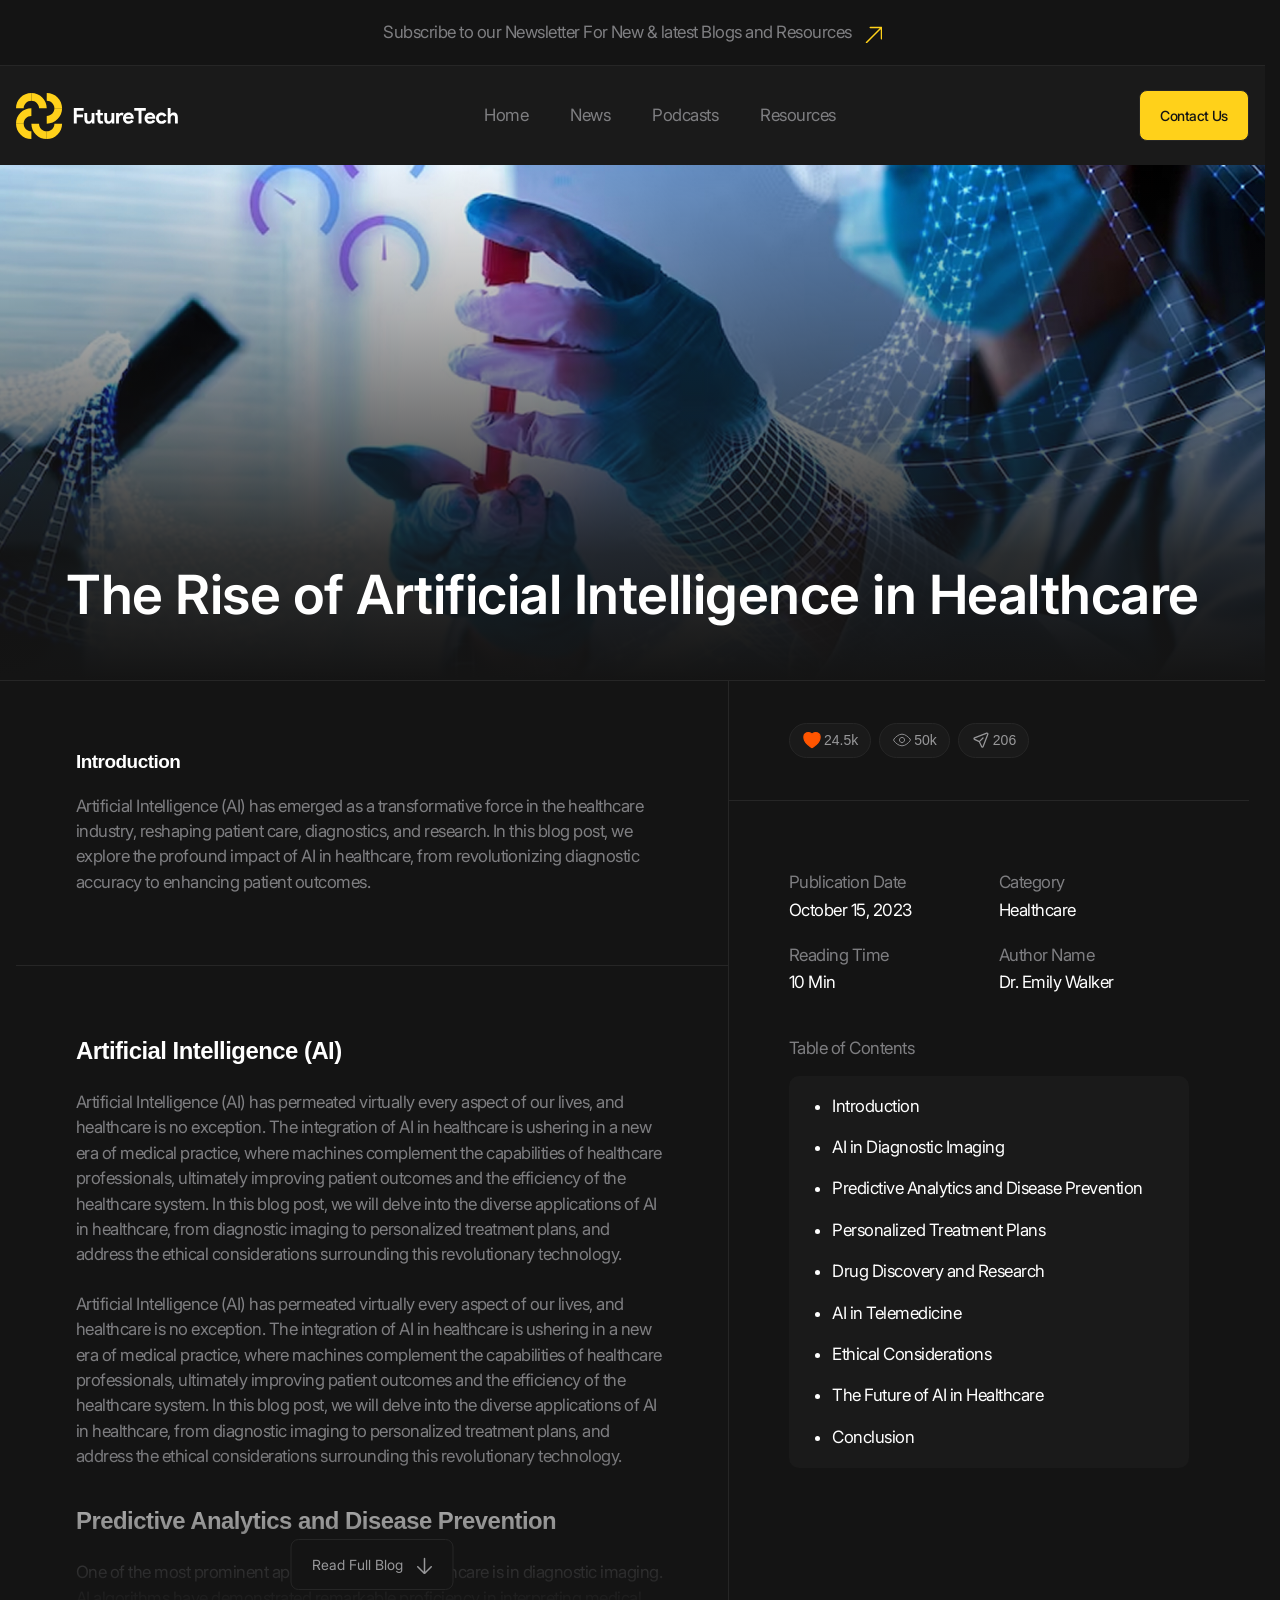
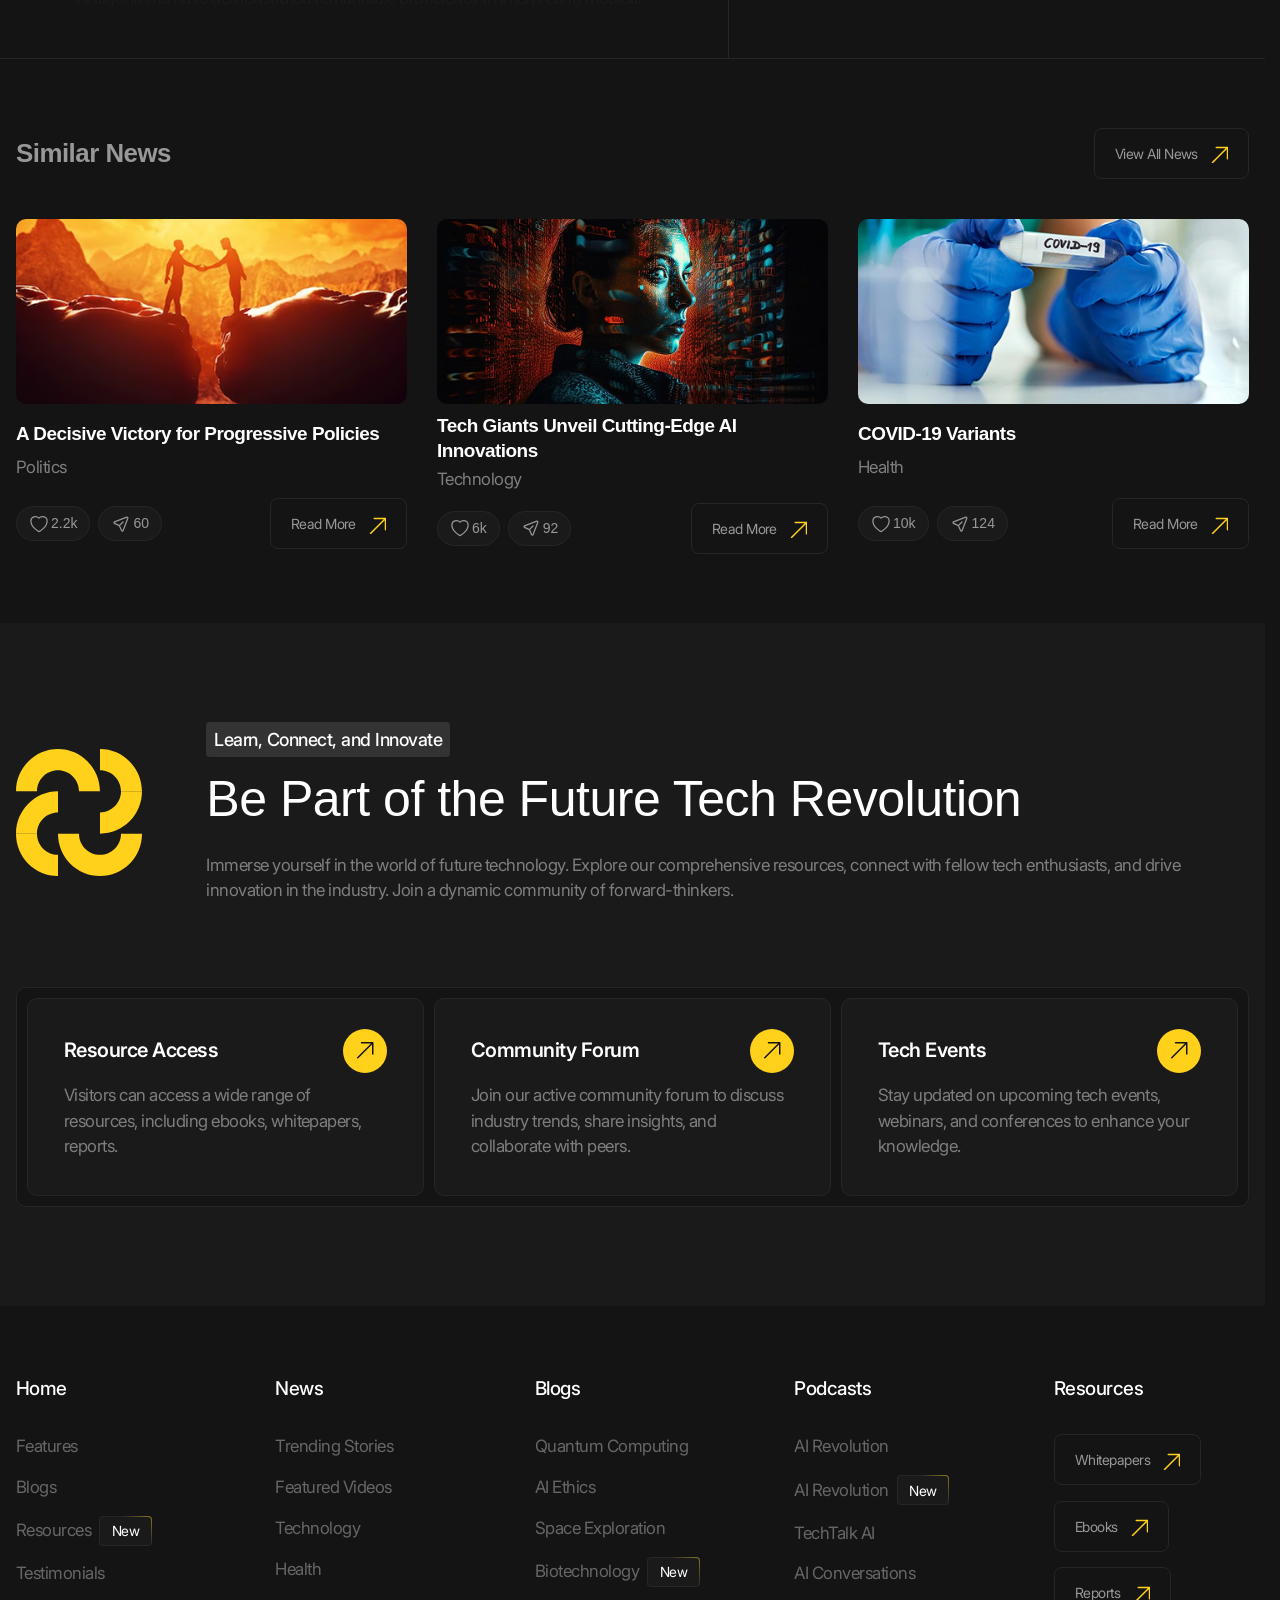
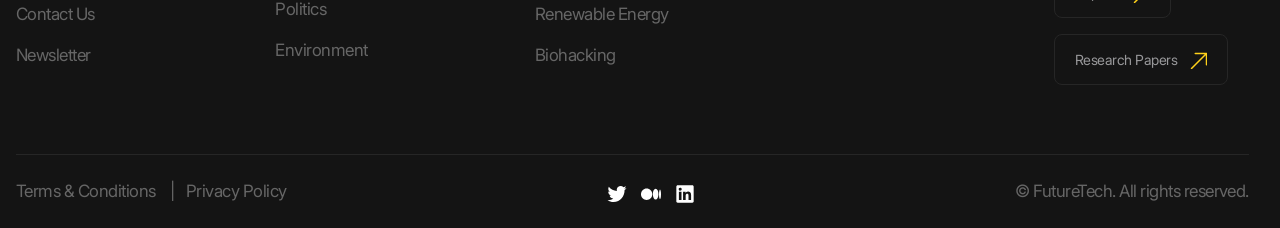
<file: blog.html>
<!doctype html>
<html lang="en">
  <head>
    <meta charset="UTF-8" />
    <meta name="viewport" content="width=device-width, initial-scale=1.0" />
    <title>Future Tech | Blog</title>
    <link rel="stylesheet" href="./styles/main.css" />
  </head>
  <body>
    <header class="header" data-js-header>
      <div class="header__promo">
        <div class="header__promo-inner container">
          <a href="/" class="header__promo-link"
            ><span class="icon icon--yellow-arrow"
              >Subscribe to our Newsletter For New & latest Blogs and Resources</span
            ></a
          >
        </div>
      </div>
      <div class="header__body">
        <div class="header__body-inner container">
          <a href="/" title="Home" aria-label="Home" class="header__logo logo">
            <img src="./icons/Logo.svg" width="179" height="50" alt="" class="logo__image" />
          </a>
          <div class="header__overlay" data-js-header-overlay>
            <nav class="header__menu">
              <ul class="header__menu-list">
                <li class="header__menu-item">
                  <a href="./index.html" class="header__menu-link">Home</a>
                </li>
                <li class="header__menu-item">
                  <a href="./news.html" class="header__menu-link">News</a>
                </li>
                <li class="header__menu-item">
                  <a href="./podcasts.html" class="header__menu-link">Podcasts</a>
                </li>
                <li class="header__menu-item">
                  <a href="./resources.html" class="header__menu-link">Resources</a>
                </li>
              </ul>
            </nav>
            <a href="./contacts.html" class="header__contact-us-link button button--accent"
              >Contact Us</a
            >
          </div>
          <button
            class="header__burger-button burger-button visible-mobile"
            type="button"
            aria-label="Open Menu"
            title="Open Menu"
            data-js-header-burger-button>
            <span class="burger-button__line"></span>
            <span class="burger-button__line"></span>
            <span class="burger-button__line"></span>
          </button>
        </div>
      </div>
    </header>
    <main>
      <section class="blog-details" aria-labelledby="blog-datails-title">
        <header
          class="blog-details__banner"
          style="--bgImg: url(&quot;../../images/blog-details/banner-bg.jpg&quot;)">
          <div class="blog-details__banner-inner container">
            <h1 class="blog-details__title" id="blog-details-title">
              The Rise of Artificial Intelligence in Healthcare
            </h1>
          </div>
        </header>
        <div class="blog-details__body">
          <div class="blog-details__body-inner container">
            <div class="blog-details__content">
              <div class="blog-details__intro full-vw-line full-vw-line--bottom full-vw-line--left">
                <h2 class="h6">Introduction</h2>
                <p>
                  Artificial Intelligence (AI) has emerged as a transformative force in the
                  healthcare industry, reshaping patient care, diagnostics, and research. In this
                  blog post, we explore the profound impact of AI in healthcare, from
                  revolutionizing diagnostic accuracy to enhancing patient outcomes.
                </p>
              </div>
              <div class="blog-details__main expandable-content" data-js-expandable-content>
                <h2 class="h4">Artificial Intelligence (AI)</h2>
                <p>
                  Artificial Intelligence (AI) has permeated virtually every aspect of our lives,
                  and healthcare is no exception. The integration of AI in healthcare is ushering in
                  a new era of medical practice, where machines complement the capabilities of
                  healthcare professionals, ultimately improving patient outcomes and the efficiency
                  of the healthcare system. In this blog post, we will delve into the diverse
                  applications of AI in healthcare, from diagnostic imaging to personalized
                  treatment plans, and address the ethical considerations surrounding this
                  revolutionary technology.
                </p>
                <p>
                  Artificial Intelligence (AI) has permeated virtually every aspect of our lives,
                  and healthcare is no exception. The integration of AI in healthcare is ushering in
                  a new era of medical practice, where machines complement the capabilities of
                  healthcare professionals, ultimately improving patient outcomes and the efficiency
                  of the healthcare system. In this blog post, we will delve into the diverse
                  applications of AI in healthcare, from diagnostic imaging to personalized
                  treatment plans, and address the ethical considerations surrounding this
                  revolutionary technology.
                </p>
                <h2 class="h4">Predictive Analytics and Disease Prevention</h2>
                <p>
                  One of the most prominent applications of AI in healthcare is in diagnostic
                  imaging. AI algorithms have demonstrated remarkable proficiency in interpreting
                  medical images such as X-rays, MRIs, and CT scans. They can identify anomalies and
                  deviations that might be overlooked by the human eye. This is particularly
                  valuable in early disease detection. For instance, AI can aid radiologists in
                  detecting minute irregularities in mammograms or identifying critical findings in
                  chest X-rays, potentially indicative of life-threatening conditions.
                </p>
                <p>
                  One of the most prominent applications of AI in healthcare is in diagnostic
                  imaging. AI algorithms have demonstrated remarkable proficiency in interpreting
                  medical images such as X-rays, MRIs, and CT scans. They can identify anomalies and
                  deviations that might be overlooked by the human eye. This is particularly
                  valuable in early disease detection. For instance, AI can aid radiologists in
                  detecting minute irregularities in mammograms or identifying critical findings in
                  chest X-rays, potentially indicative of life-threatening conditions.
                </p>
                <p>
                  One of the most prominent applications of AI in healthcare is in diagnostic
                  imaging. AI algorithms have demonstrated remarkable proficiency in interpreting
                  medical images such as X-rays, MRIs, and CT scans. They can identify anomalies and
                  deviations that might be overlooked by the human eye. This is particularly
                  valuable in early disease detection. For instance, AI can aid radiologists in
                  detecting minute irregularities in mammograms or identifying critical findings in
                  chest X-rays, potentially indicative of life-threatening conditions.
                </p>
                <button
                  class="blog-details__read-full-button button expandable-content__button"
                  data-js-expandable-content-button>
                  <span class="icon icon--gray-arrow-down">Read Full Blog</span>
                </button>
              </div>
            </div>
            <div class="blog-details__info">
              <div
                class="blog-details__actions blog-actions full-vw-line full-vw-line--bottom full-vw-line--right">
                <ul class="blog-actions__list">
                  <li class="blog-actions__item">
                    <button
                      class="blog-actions__button is-active"
                      type="button"
                      aria-label="Dislike"
                      title="Dislike">
                      <span class="blog-actions__icon-wrapper">
                        <svg
                          width="24"
                          height="24"
                          viewBox="0 0 24 24"
                          fill="none"
                          xmlns="http://www.w3.org/2000/svg">
                          <path
                            d="M11.645 20.9107L11.6384 20.9071L11.6158 20.8949C11.5965 20.8844 11.5689 20.8693 11.5336 20.8496C11.4629 20.8101 11.3612 20.7524 11.233 20.6769C10.9765 20.5261 10.6132 20.3039 10.1785 20.015C9.31074 19.4381 8.15122 18.5901 6.9886 17.5063C4.68781 15.3615 2.25 12.1751 2.25 8.25C2.25 5.32194 4.7136 3 7.6875 3C9.43638 3 11.0023 3.79909 12 5.0516C12.9977 3.79909 14.5636 3 16.3125 3C19.2864 3 21.75 5.32194 21.75 8.25C21.75 12.1751 19.3122 15.3615 17.0114 17.5063C15.8488 18.5901 14.6893 19.4381 13.8215 20.015C13.3868 20.3039 13.0235 20.5261 12.767 20.6769C12.6388 20.7524 12.5371 20.8101 12.4664 20.8496C12.4311 20.8693 12.4035 20.8844 12.3842 20.8949L12.3616 20.9071L12.355 20.9107L12.3523 20.9121C12.1323 21.0289 11.8677 21.0289 11.6477 20.9121L11.645 20.9107Z"
                            stroke="#666666"
                            stroke-width="1.5"
                            stroke-linejoin="round" />
                        </svg>
                      </span>
                      <span>24.5k</span>
                    </button>
                  </li>
                  <li class="blog-actions__item">
                    <button
                      class="blog-actions__button"
                      type="button"
                      aria-label="Comments"
                      title="Comments">
                      <span class="blog-actions__icon-wrapper">
                        <svg
                          width="34"
                          height="34"
                          viewBox="0 0 34 34"
                          fill="none"
                          xmlns="http://www.w3.org/2000/svg">
                          <path
                            d="M30.6048 15.339C30.9669 15.7945 31.1673 16.3864 31.1673 17C31.1673 17.6137 30.9669 18.2055 30.6048 18.6611C28.312 21.4625 23.093 26.9167 17.0007 26.9167C10.9083 26.9167 5.6894 21.4625 3.39658 18.6611C3.03444 18.2055 2.83398 17.6137 2.83398 17C2.83398 16.3864 3.03444 15.7945 3.39658 15.339C5.6894 12.5375 10.9083 7.08333 17.0007 7.08333C23.093 7.08333 28.312 12.5375 30.6048 15.339Z"
                            stroke="#98989A"
                            stroke-width="1.5"
                            stroke-linecap="round"
                            stroke-linejoin="round" />
                          <path
                            d="M17.0014 21.4072C19.4134 21.4072 21.3687 19.4339 21.3687 16.9998C21.3687 14.5657 19.4134 12.5925 17.0014 12.5925C14.5894 12.5925 12.6341 14.5657 12.6341 16.9998C12.6341 19.4339 14.5894 21.4072 17.0014 21.4072Z"
                            stroke="#98989A"
                            stroke-width="1.5"
                            stroke-linecap="round"
                            stroke-linejoin="round" />
                        </svg>
                      </span>
                      <span>50k</span>
                    </button>
                  </li>
                  <li class="blog-actions__item">
                    <button
                      class="blog-actions__button"
                      type="button"
                      aria-label="Share"
                      title="Share">
                      <span class="blog-actions__icon-wrapper">
                        <svg
                          width="24"
                          height="24"
                          viewBox="0 0 24 24"
                          fill="none"
                          xmlns="http://www.w3.org/2000/svg">
                          <path
                            d="M10.0384 13.9616L4.1719 11.2951C3.36454 10.9281 3.39898 9.7697 4.22673 9.45134L18.8999 3.80781C19.7087 3.49675 20.5033 4.29139 20.1922 5.10013L14.5487 19.7733C14.2303 20.6011 13.072 20.6355 12.705 19.8281L10.0384 13.9616ZM10.0384 13.9616L14.4231 9.57704"
                            stroke="#666666"
                            stroke-width="1.5"
                            stroke-linecap="round"
                            stroke-linejoin="round" />
                        </svg>
                      </span>
                      <span>206</span>
                    </button>
                  </li>
                </ul>
              </div>
              <div class="blog-details__summary summary summary--2-cols">
                <dl class="summary__list">
                  <div class="summary__item">
                    <dt class="summary__key">Publication Date</dt>
                    <dd class="summary__value">
                      <time datetime="2023-10-15">October 15, 2023</time>
                    </dd>
                  </div>
                  <div class="summary__item">
                    <dt class="summary__key">Category</dt>
                    <dd class="summary__value">Healthcare</dd>
                  </div>
                  <div class="summary__item">
                    <dt class="summary__key">Reading Time</dt>
                    <dd class="summary__value">10 Min</dd>
                  </div>
                  <div class="summary__item">
                    <dt class="summary__key">Author Name</dt>
                    <dd class="summary__value">Dr. Emily Walker</dd>
                  </div>
                  <div class="summary__item summary__item--wide">
                    <dt class="summary__key">Table of Contents</dt>
                    <dd class="summary__value">
                      <div class="table-of-contents">
                        <ul class="table-of-contents__list">
                          <li class="table-of-contents__item">Introduction</li>
                          <li class="table-of-contents__item">AI in Diagnostic Imaging</li>
                          <li class="table-of-contents__item">
                            Predictive Analytics and Disease Prevention
                          </li>
                          <li class="table-of-contents__item">Personalized Treatment Plans</li>
                          <li class="table-of-contents__item">Drug Discovery and Research</li>
                          <li class="table-of-contents__item">AI in Telemedicine</li>
                          <li class="table-of-contents__item">Ethical Considerations</li>
                          <li class="table-of-contents__item">The Future of AI in Healthcare</li>
                          <li class="table-of-contents__item">Conclusion</li>
                        </ul>
                      </div>
                    </dd>
                  </div>
                </dl>
              </div>
            </div>
          </div>
        </div>
        <div class="blog-details__news news container">
          <header class="news__header">
            <h2 class="news__title h4">Similar News</h2>
            <a href="./news.html" class="news__link button"
              ><span class="icon icon--yellow-arrow">View All News</span></a
            >
          </header>
          <ul class="news__list">
            <li class="news__item">
              <article class="news-card">
                <img
                  src="./images/news/2.jpg"
                  alt=""
                  width="512"
                  height="222"
                  class="news-card__image" />
                <div class="news-card__body">
                  <h2 class="news-card__title h6">A Decisive Victory for Progressive Policies</h2>
                  <div class="news-card__description">
                    <p>Politics</p>
                  </div>
                </div>

                <div class="news-card__controls">
                  <div class="news-card__actions blog-actions">
                    <ul class="blog-actions__list">
                      <li class="blog-actions__item">
                        <button
                          class="blog-actions__button"
                          type="button"
                          aria-label="like"
                          title="like">
                          <span class="blog-actions__icon-wrapper">
                            <svg
                              width="24"
                              height="24"
                              viewBox="0 0 24 24"
                              fill="none"
                              xmlns="http://www.w3.org/2000/svg">
                              <path
                                d="M11.645 20.9107L11.6384 20.9071L11.6158 20.8949C11.5965 20.8844 11.5689 20.8693 11.5336 20.8496C11.4629 20.8101 11.3612 20.7524 11.233 20.6769C10.9765 20.5261 10.6132 20.3039 10.1785 20.015C9.31074 19.4381 8.15122 18.5901 6.9886 17.5063C4.68781 15.3615 2.25 12.1751 2.25 8.25C2.25 5.32194 4.7136 3 7.6875 3C9.43638 3 11.0023 3.79909 12 5.0516C12.9977 3.79909 14.5636 3 16.3125 3C19.2864 3 21.75 5.32194 21.75 8.25C21.75 12.1751 19.3122 15.3615 17.0114 17.5063C15.8488 18.5901 14.6893 19.4381 13.8215 20.015C13.3868 20.3039 13.0235 20.5261 12.767 20.6769C12.6388 20.7524 12.5371 20.8101 12.4664 20.8496C12.4311 20.8693 12.4035 20.8844 12.3842 20.8949L12.3616 20.9071L12.355 20.9107L12.3523 20.9121C12.1323 21.0289 11.8677 21.0289 11.6477 20.9121L11.645 20.9107Z"
                                stroke="#666666"
                                stroke-width="1.5"
                                stroke-linejoin="round" />
                            </svg>
                          </span>
                          <span>2.2k</span>
                        </button>
                      </li>
                      <li class="blog-actions__item">
                        <button
                          class="blog-actions__button"
                          type="button"
                          aria-label="Share"
                          title="Share">
                          <span class="blog-actions__icon-wrapper">
                            <svg
                              width="24"
                              height="24"
                              viewBox="0 0 24 24"
                              fill="none"
                              xmlns="http://www.w3.org/2000/svg">
                              <path
                                d="M10.0384 13.9616L4.1719 11.2951C3.36454 10.9281 3.39898 9.7697 4.22673 9.45134L18.8999 3.80781C19.7087 3.49675 20.5033 4.29139 20.1922 5.10013L14.5487 19.7733C14.2303 20.6011 13.072 20.6355 12.705 19.8281L10.0384 13.9616ZM10.0384 13.9616L14.4231 9.57704"
                                stroke="#666666"
                                stroke-width="1.5"
                                stroke-linecap="round"
                                stroke-linejoin="round" />
                            </svg>
                          </span>
                          <span>60</span>
                        </button>
                      </li>
                    </ul>
                  </div>
                  <a href="/" class="news-card__link button">
                    <span class="icon icon--yellow-arrow">Read More</span>
                  </a>
                </div>
              </article>
            </li>
            <li class="news__item">
              <article class="news-card">
                <img
                  src="./images/news/3.jpg"
                  alt=""
                  width="512"
                  height="222"
                  class="news-card__image" />
                <div class="news-card__body">
                  <h2 class="news-card__title h6">
                    Tech Giants Unveil Cutting-Edge AI Innovations
                  </h2>
                  <div class="news-card__description">
                    <p>Technology</p>
                  </div>
                </div>

                <div class="news-card__controls">
                  <div class="news-card__actions blog-actions">
                    <ul class="blog-actions__list">
                      <li class="blog-actions__item">
                        <button
                          class="blog-actions__button"
                          type="button"
                          aria-label="like"
                          title="like">
                          <span class="blog-actions__icon-wrapper">
                            <svg
                              width="24"
                              height="24"
                              viewBox="0 0 24 24"
                              fill="none"
                              xmlns="http://www.w3.org/2000/svg">
                              <path
                                d="M11.645 20.9107L11.6384 20.9071L11.6158 20.8949C11.5965 20.8844 11.5689 20.8693 11.5336 20.8496C11.4629 20.8101 11.3612 20.7524 11.233 20.6769C10.9765 20.5261 10.6132 20.3039 10.1785 20.015C9.31074 19.4381 8.15122 18.5901 6.9886 17.5063C4.68781 15.3615 2.25 12.1751 2.25 8.25C2.25 5.32194 4.7136 3 7.6875 3C9.43638 3 11.0023 3.79909 12 5.0516C12.9977 3.79909 14.5636 3 16.3125 3C19.2864 3 21.75 5.32194 21.75 8.25C21.75 12.1751 19.3122 15.3615 17.0114 17.5063C15.8488 18.5901 14.6893 19.4381 13.8215 20.015C13.3868 20.3039 13.0235 20.5261 12.767 20.6769C12.6388 20.7524 12.5371 20.8101 12.4664 20.8496C12.4311 20.8693 12.4035 20.8844 12.3842 20.8949L12.3616 20.9071L12.355 20.9107L12.3523 20.9121C12.1323 21.0289 11.8677 21.0289 11.6477 20.9121L11.645 20.9107Z"
                                stroke="#666666"
                                stroke-width="1.5"
                                stroke-linejoin="round" />
                            </svg>
                          </span>
                          <span>6k</span>
                        </button>
                      </li>
                      <li class="blog-actions__item">
                        <button
                          class="blog-actions__button"
                          type="button"
                          aria-label="Share"
                          title="Share">
                          <span class="blog-actions__icon-wrapper">
                            <svg
                              width="24"
                              height="24"
                              viewBox="0 0 24 24"
                              fill="none"
                              xmlns="http://www.w3.org/2000/svg">
                              <path
                                d="M10.0384 13.9616L4.1719 11.2951C3.36454 10.9281 3.39898 9.7697 4.22673 9.45134L18.8999 3.80781C19.7087 3.49675 20.5033 4.29139 20.1922 5.10013L14.5487 19.7733C14.2303 20.6011 13.072 20.6355 12.705 19.8281L10.0384 13.9616ZM10.0384 13.9616L14.4231 9.57704"
                                stroke="#666666"
                                stroke-width="1.5"
                                stroke-linecap="round"
                                stroke-linejoin="round" />
                            </svg>
                          </span>
                          <span>92</span>
                        </button>
                      </li>
                    </ul>
                  </div>
                  <a href="/" class="news-card__link button">
                    <span class="icon icon--yellow-arrow">Read More</span>
                  </a>
                </div>
              </article>
            </li>
            <li class="news__item">
              <article class="news-card">
                <img
                  src="./images/news/4.jpg"
                  alt=""
                  width="512"
                  height="222"
                  class="news-card__image" />
                <div class="news-card__body">
                  <h2 class="news-card__title h6">COVID-19 Variants</h2>
                  <div class="news-card__description">
                    <p>Health</p>
                  </div>
                </div>

                <div class="news-card__controls">
                  <div class="news-card__actions blog-actions">
                    <ul class="blog-actions__list">
                      <li class="blog-actions__item">
                        <button
                          class="blog-actions__button"
                          type="button"
                          aria-label="like"
                          title="like">
                          <span class="blog-actions__icon-wrapper">
                            <svg
                              width="24"
                              height="24"
                              viewBox="0 0 24 24"
                              fill="none"
                              xmlns="http://www.w3.org/2000/svg">
                              <path
                                d="M11.645 20.9107L11.6384 20.9071L11.6158 20.8949C11.5965 20.8844 11.5689 20.8693 11.5336 20.8496C11.4629 20.8101 11.3612 20.7524 11.233 20.6769C10.9765 20.5261 10.6132 20.3039 10.1785 20.015C9.31074 19.4381 8.15122 18.5901 6.9886 17.5063C4.68781 15.3615 2.25 12.1751 2.25 8.25C2.25 5.32194 4.7136 3 7.6875 3C9.43638 3 11.0023 3.79909 12 5.0516C12.9977 3.79909 14.5636 3 16.3125 3C19.2864 3 21.75 5.32194 21.75 8.25C21.75 12.1751 19.3122 15.3615 17.0114 17.5063C15.8488 18.5901 14.6893 19.4381 13.8215 20.015C13.3868 20.3039 13.0235 20.5261 12.767 20.6769C12.6388 20.7524 12.5371 20.8101 12.4664 20.8496C12.4311 20.8693 12.4035 20.8844 12.3842 20.8949L12.3616 20.9071L12.355 20.9107L12.3523 20.9121C12.1323 21.0289 11.8677 21.0289 11.6477 20.9121L11.645 20.9107Z"
                                stroke="#666666"
                                stroke-width="1.5"
                                stroke-linejoin="round" />
                            </svg>
                          </span>
                          <span>10k</span>
                        </button>
                      </li>
                      <li class="blog-actions__item">
                        <button
                          class="blog-actions__button"
                          type="button"
                          aria-label="Share"
                          title="Share">
                          <span class="blog-actions__icon-wrapper">
                            <svg
                              width="24"
                              height="24"
                              viewBox="0 0 24 24"
                              fill="none"
                              xmlns="http://www.w3.org/2000/svg">
                              <path
                                d="M10.0384 13.9616L4.1719 11.2951C3.36454 10.9281 3.39898 9.7697 4.22673 9.45134L18.8999 3.80781C19.7087 3.49675 20.5033 4.29139 20.1922 5.10013L14.5487 19.7733C14.2303 20.6011 13.072 20.6355 12.705 19.8281L10.0384 13.9616ZM10.0384 13.9616L14.4231 9.57704"
                                stroke="#666666"
                                stroke-width="1.5"
                                stroke-linecap="round"
                                stroke-linejoin="round" />
                            </svg>
                          </span>
                          <span>124</span>
                        </button>
                      </li>
                    </ul>
                  </div>
                  <a href="/" class="news-card__link button">
                    <span class="icon icon--yellow-arrow">Read More</span>
                  </a>
                </div>
              </article>
            </li>
          </ul>
        </div>
      </section>
      <section class="about" aria-labelledby="about-title">
        <div class="about__inner container">
          <header class="about__header">
            <img
              src="./images/about/Logo-icon.svg"
              width="150"
              height="150"
              loading="lazy"
              alt=""
              class="about__icon" />
            <div class="about__info">
              <p class="about__subtitle tag">Learn, Connect, and Innovate</p>
              <h2 class="about__title" id="about-title">Be Part of the Future Tech Revolution</h2>
            </div>
            <div class="about__description">
              <p>
                Immerse yourself in the world of future technology. Explore our comprehensive
                resources, connect with fellow tech enthusiasts, and drive innovation in the
                industry. Join a dynamic community of forward-thinkers.
              </p>
            </div>
          </header>
          <ul class="about__list">
            <li class="about__item">
              <a href="/" class="about-card tile">
                <h3 class="about-card__title circle-icon">Resource Access</h3>
                <div class="about-card-description">
                  <p>
                    Visitors can access a wide range of resources, including ebooks, whitepapers,
                    reports.
                  </p>
                </div>
              </a>
            </li>
            <li class="about__item">
              <a href="/" class="about-card tile">
                <h3 class="about-card__title circle-icon">Community Forum</h3>
                <div class="about-card-description">
                  <p>
                    Join our active community forum to discuss industry trends, share insights, and
                    collaborate with peers.
                  </p>
                </div>
              </a>
            </li>
            <li class="about__item">
              <a href="/" class="about-card tile">
                <h3 class="about-card__title circle-icon">Tech Events</h3>
                <div class="about-card-description">
                  <p>
                    Stay updated on upcoming tech events, webinars, and conferences to enhance your
                    knowledge.
                  </p>
                </div>
              </a>
            </li>
          </ul>
        </div>
      </section>
    </main>
    <footer class="footer">
      <div class="footer__inner container">
        <div class="footer__body">
          <nav class="footer__menu">
            <div class="footer__menu-column">
              <a href="/" class="footer__menu-main-link">Home</a>
              <ul class="footer__menu-list">
                <li class="footer__menu-item">
                  <a href="/" class="footer__menu-link">Features </a>
                </li>
                <li class="footer__menu-item">
                  <a href="/" class="footer__menu-link">Blogs</a>
                </li>
                <li class="footer__menu-item">
                  <a href="/" class="footer__menu-link">Resources</a>
                  <span class="badge">New</span>
                </li>
                <li class="footer__menu-item">
                  <a href="/" class="footer__menu-link">Testimonials</a>
                </li>
                <li class="footer__menu-item">
                  <a href="/" class="footer__menu-link">Contact Us</a>
                </li>
                <li class="footer__menu-item">
                  <a href="/" class="footer__menu-link">Newsletter</a>
                </li>
              </ul>
            </div>
            <div class="footer__menu-column">
              <a href="./news.html" class="footer__menu-main-link">News</a>
              <ul class="footer__menu-list">
                <li class="footer__menu-item">
                  <a href="/" class="footer__menu-link">Trending Stories</a>
                </li>
                <li class="footer__menu-item">
                  <a href="/" class="footer__menu-link">Featured Videos</a>
                </li>
                <li class="footer__menu-item">
                  <a href="/" class="footer__menu-link">Technology</a>
                </li>
                <li class="footer__menu-item">
                  <a href="/" class="footer__menu-link">Health</a>
                </li>
                <li class="footer__menu-item">
                  <a href="/" class="footer__menu-link">Politics</a>
                </li>
                <li class="footer__menu-item">
                  <a href="/" class="footer__menu-link">Environment</a>
                </li>
              </ul>
            </div>
            <div class="footer__menu-column">
              <a href="./blog.html" class="footer__menu-main-link">Blogs</a>
              <ul class="footer__menu-list">
                <li class="footer__menu-item">
                  <a href="/" class="footer__menu-link">Quantum Computing</a>
                </li>
                <li class="footer__menu-item">
                  <a href="/" class="footer__menu-link">AI Ethics</a>
                </li>
                <li class="footer__menu-item">
                  <a href="/" class="footer__menu-link">Space Exploration</a>
                </li>
                <li class="footer__menu-item">
                  <a href="/" class="footer__menu-link">Biotechnology</a>
                  <span class="badge">New</span>
                </li>
                <li class="footer__menu-item">
                  <a href="/" class="footer__menu-link">Renewable Energy</a>
                </li>
                <li class="footer__menu-item">
                  <a href="/" class="footer__menu-link">Biohacking</a>
                </li>
              </ul>
            </div>
            <div class="footer__menu-column">
              <a href="./podcasts.html" class="footer__menu-main-link">Podcasts</a>
              <ul class="footer__menu-list">
                <li class="footer__menu-item">
                  <a href="/" class="footer__menu-link">AI Revolution</a>
                </li>
                <li class="footer__menu-item">
                  <a href="/" class="footer__menu-link">AI Revolution</a>
                  <span class="badge">New</span>
                </li>
                <li class="footer__menu-item">
                  <a href="/" class="footer__menu-link">TechTalk AI</a>
                </li>
                <li class="footer__menu-item">
                  <a href="/" class="footer__menu-link">AI Conversations</a>
                </li>
              </ul>
            </div>
            <div class="footer__menu-column">
              <a href="/" class="footer__menu-main-link">Resources</a>
              <ul class="footer__menu-list">
                <li class="footer__menu-item">
                  <a href="/" class="footer__menu-link button"
                    ><span class="icon icon--yellow-arrow">Whitepapers</span></a
                  >
                </li>
                <li class="footer__menu-item">
                  <a href="/" class="footer__menu-link button"
                    ><span class="icon icon--yellow-arrow">Ebooks</span></a
                  >
                </li>
                <li class="footer__menu-item">
                  <a href="/" class="footer__menu-link button"
                    ><span class="icon icon--yellow-arrow">Reports</span></a
                  >
                </li>
                <li class="footer__menu-item">
                  <a href="/" class="footer__menu-link button"
                    ><span class="icon icon--yellow-arrow">Research Papers</span></a
                  >
                </li>
              </ul>
            </div>
          </nav>
        </div>
        <div class="footer__extra">
          <div class="footer__extra-menu">
            <ul class="footer__extra-menu-list">
              <li class="footer__extra-menu-item">
                <a href="/" class="footer__extra-menu-link"> Terms & Conditions </a>
              </li>
              <li class="footer__extra-menu-item">
                <a href="/" class="footer__extra-menu-link"> Privacy Policy </a>
              </li>
            </ul>
          </div>
          <div class="footer__soc1als soc1als">
            <ul class="soc1als__list">
              <li class="soc1als__item">
                <a
                  href=""
                  class="soc1als__link"
                  target="_blank"
                  aria-label="Twitter"
                  title="Twitter">
                  <svg
                    width="24"
                    height="24"
                    viewBox="0 0 24 24"
                    fill="none"
                    xmlns="http://www.w3.org/2000/svg">
                    <path
                      d="M21.0571 7.18114C21.0664 7.39235 21.0664 7.59395 21.0664 7.80515C21.0756 14.2084 16.3712 21.6004 7.76793 21.6004C5.23048 21.6004 2.73933 20.842 0.600098 19.4212C0.970528 19.4692 1.34096 19.4884 1.71139 19.4884C3.81358 19.4884 5.86021 18.7588 7.51789 17.4052C5.51756 17.3668 3.75802 16.0132 3.14681 14.0356C3.85063 14.1796 4.57296 14.1508 5.25826 13.9492C3.08198 13.5076 1.51691 11.5204 1.50765 9.20675C1.50765 9.18755 1.50765 9.16835 1.50765 9.14915C2.15591 9.52355 2.88751 9.73475 3.62837 9.75395C1.58174 8.33315 0.942746 5.50114 2.18369 3.28353C4.5637 6.31714 8.06427 8.15075 11.8241 8.35235C11.4445 6.67234 11.9631 4.90594 13.1762 3.71553C15.0561 1.88193 18.0196 1.97793 19.7977 3.92673C20.8441 3.71553 21.8535 3.31233 22.7704 2.74593C22.4185 3.86913 21.6869 4.81954 20.7145 5.42434C21.6406 5.30914 22.5481 5.04994 23.4001 4.66594C22.7704 5.64514 21.9739 6.48994 21.0571 7.18114Z"
                      fill="white" />
                  </svg>
                </a>
              </li>
              <li class="soc1als__item">
                <a href="" class="soc1als__link" target="_blank" aria-label="Medium" title="Medium">
                  <svg
                    width="24"
                    height="24"
                    viewBox="0 0 24 24"
                    fill="none"
                    xmlns="http://www.w3.org/2000/svg">
                    <path
                      d="M13.5374 12.2281C13.5374 15.9988 10.5069 19.0556 6.76883 19.0556C3.03073 19.0556 0 15.9981 0 12.2281C0 8.45806 3.0305 5.40039 6.76883 5.40039C10.5072 5.40039 13.5374 8.45737 13.5374 12.2281Z"
                      fill="white" />
                    <path
                      d="M20.9627 12.2285C20.9627 15.7778 19.4474 18.6563 17.5783 18.6563C15.7091 18.6563 14.1938 15.7778 14.1938 12.2285C14.1938 8.67922 15.7089 5.80078 17.578 5.80078C19.4472 5.80078 20.9625 8.67829 20.9625 12.2285"
                      fill="white" />
                    <path
                      d="M24 12.228C24 15.4073 23.4672 17.9862 22.8097 17.9862C22.1522 17.9862 21.6196 15.408 21.6196 12.228C21.6196 9.04797 22.1525 6.46973 22.8097 6.46973C23.467 6.46973 24 9.04774 24 12.228Z"
                      fill="white" />
                  </svg>
                </a>
              </li>
              <li class="soc1als__item">
                <a
                  href=""
                  class="soc1als__link"
                  target="_blank"
                  aria-label="LinkedIn"
                  title="LinkedIn">
                  <svg
                    width="24"
                    height="24"
                    viewBox="0 0 24 24"
                    fill="none"
                    xmlns="http://www.w3.org/2000/svg">
                    <path
                      d="M20.8647 1.59961H3.13554C2.72832 1.59961 2.33777 1.76138 2.04982 2.04933C1.76187 2.33728 1.6001 2.72783 1.6001 3.13505V20.8642C1.6001 21.2714 1.76187 21.6619 2.04982 21.9499C2.33777 22.2378 2.72832 22.3996 3.13554 22.3996H20.8647C21.2719 22.3996 21.6624 22.2378 21.9504 21.9499C22.2383 21.6619 22.4001 21.2714 22.4001 20.8642V3.13505C22.4001 2.72783 22.2383 2.33728 21.9504 2.04933C21.6624 1.76138 21.2719 1.59961 20.8647 1.59961ZM7.79965 19.3186H4.67243V9.38516H7.79965V19.3186ZM6.23388 8.00861C5.87915 8.00661 5.53296 7.89958 5.239 7.70102C4.94504 7.50246 4.71649 7.22127 4.58219 6.89294C4.44789 6.56461 4.41386 6.20386 4.48439 5.8562C4.55492 5.50855 4.72686 5.18958 4.9785 4.93955C5.23014 4.68952 5.5502 4.51964 5.8983 4.45134C6.2464 4.38304 6.60693 4.41939 6.93439 4.5558C7.26185 4.6922 7.54156 4.92255 7.73823 5.21778C7.9349 5.51301 8.03971 5.85988 8.03943 6.21461C8.04278 6.45211 7.99827 6.68784 7.90857 6.90777C7.81887 7.1277 7.68582 7.32732 7.51733 7.49473C7.34884 7.66215 7.14837 7.79392 6.92787 7.88221C6.70736 7.97049 6.47134 8.01348 6.23388 8.00861ZM19.3263 19.3273H16.2005V13.9005C16.2005 12.3001 15.5202 11.8061 14.642 11.8061C13.7147 11.8061 12.8047 12.5052 12.8047 13.9409V19.3273H9.67743V9.39239H12.6848V10.7689H12.7252C13.0271 10.1579 14.0844 9.11361 15.6979 9.11361C17.4428 9.11361 19.3278 10.1493 19.3278 13.1826L19.3263 19.3273Z"
                      fill="white" />
                  </svg>
                </a>
              </li>
            </ul>
          </div>
          <p class="footer__copyright">
            © <time datetime="2024"></time> FutureTech. All rights reserved.
          </p>
        </div>
      </div>
    </footer>
    <script src="./scripts/main.js" type="module" defer></script>
  </body>
</html>
</file>
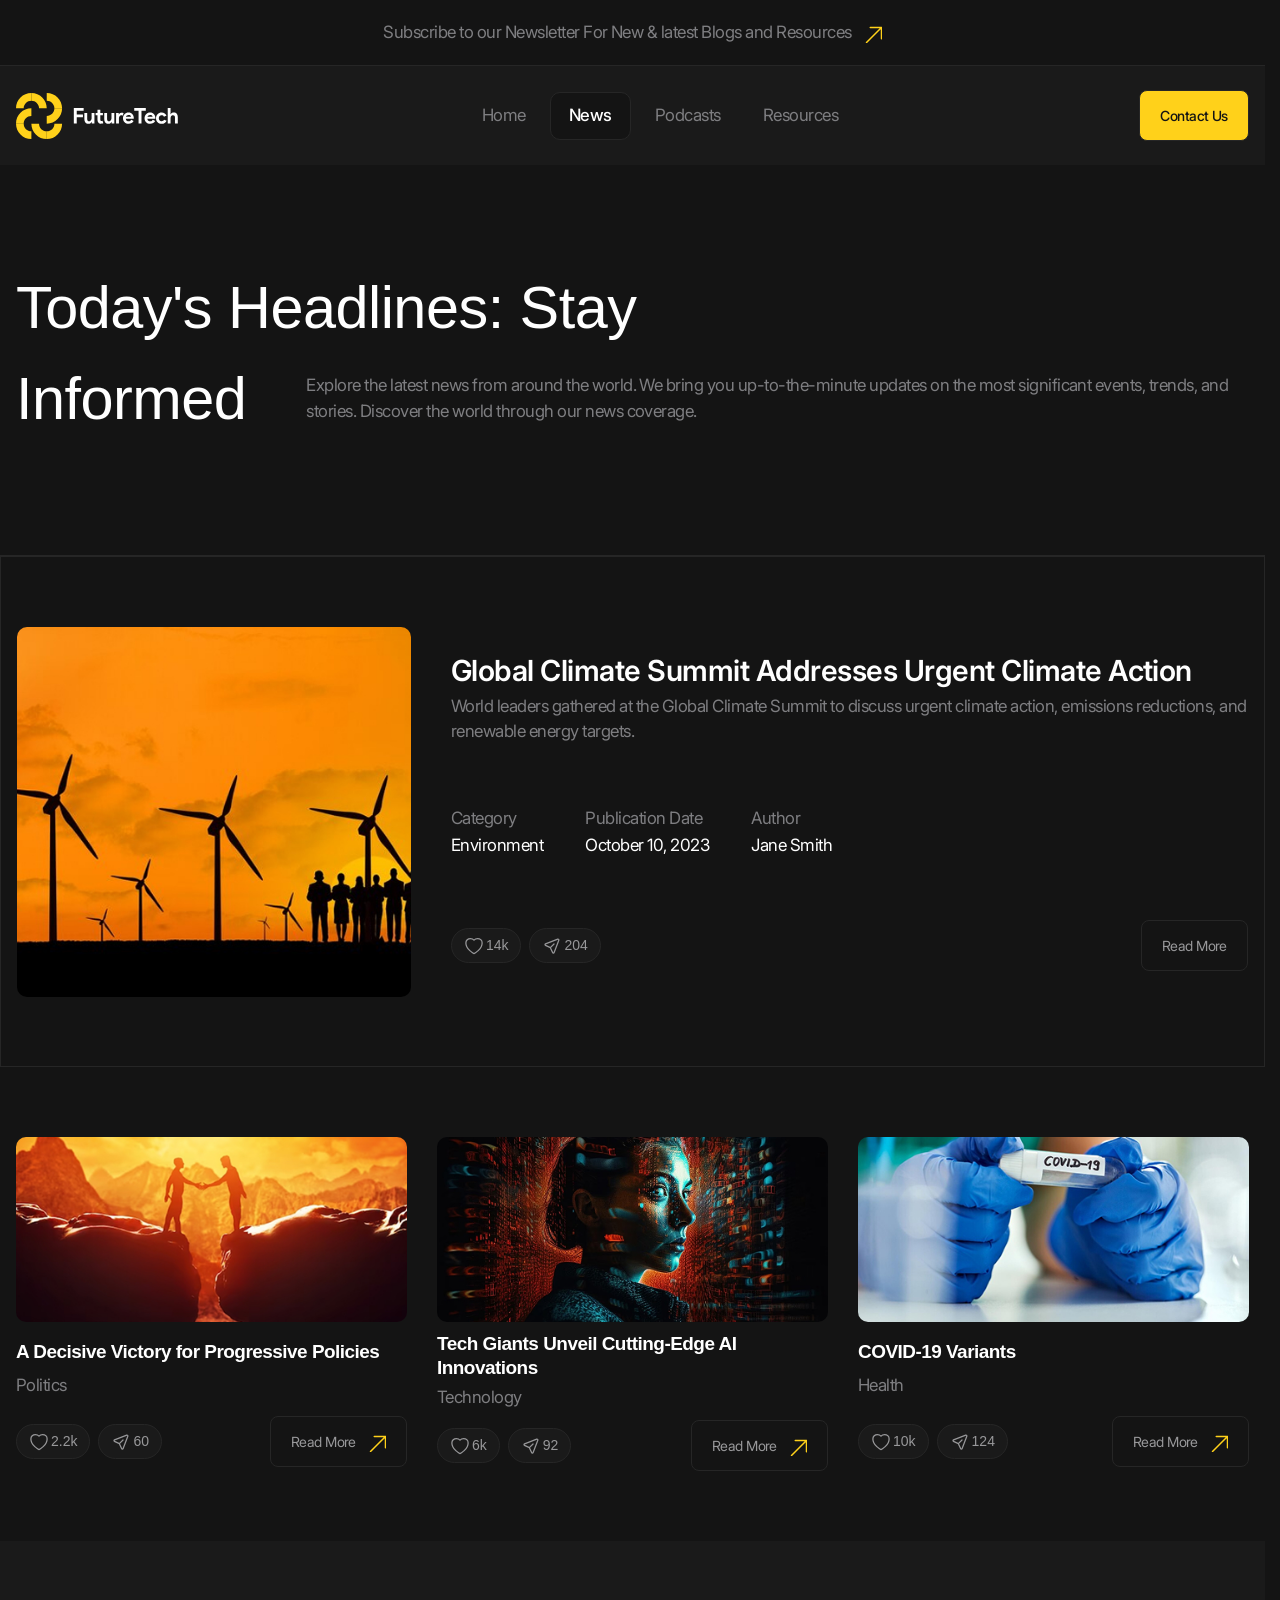
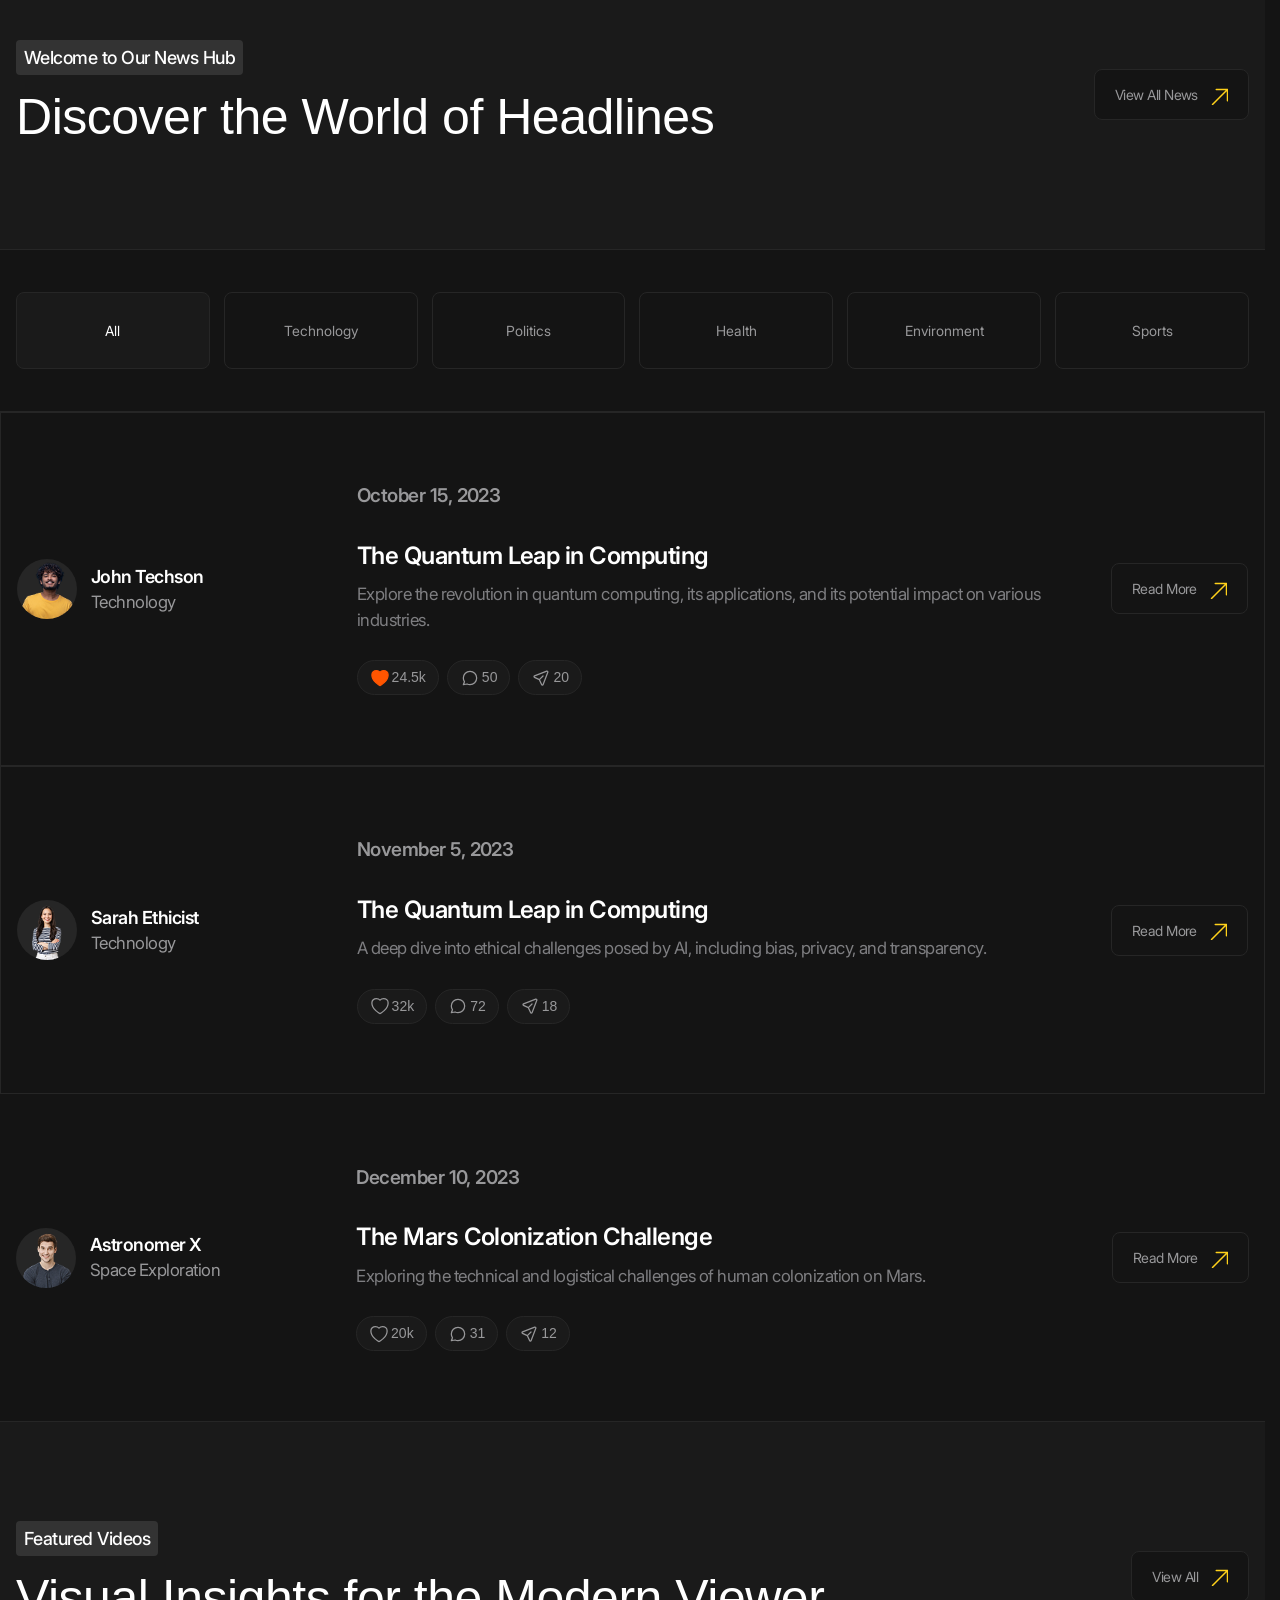
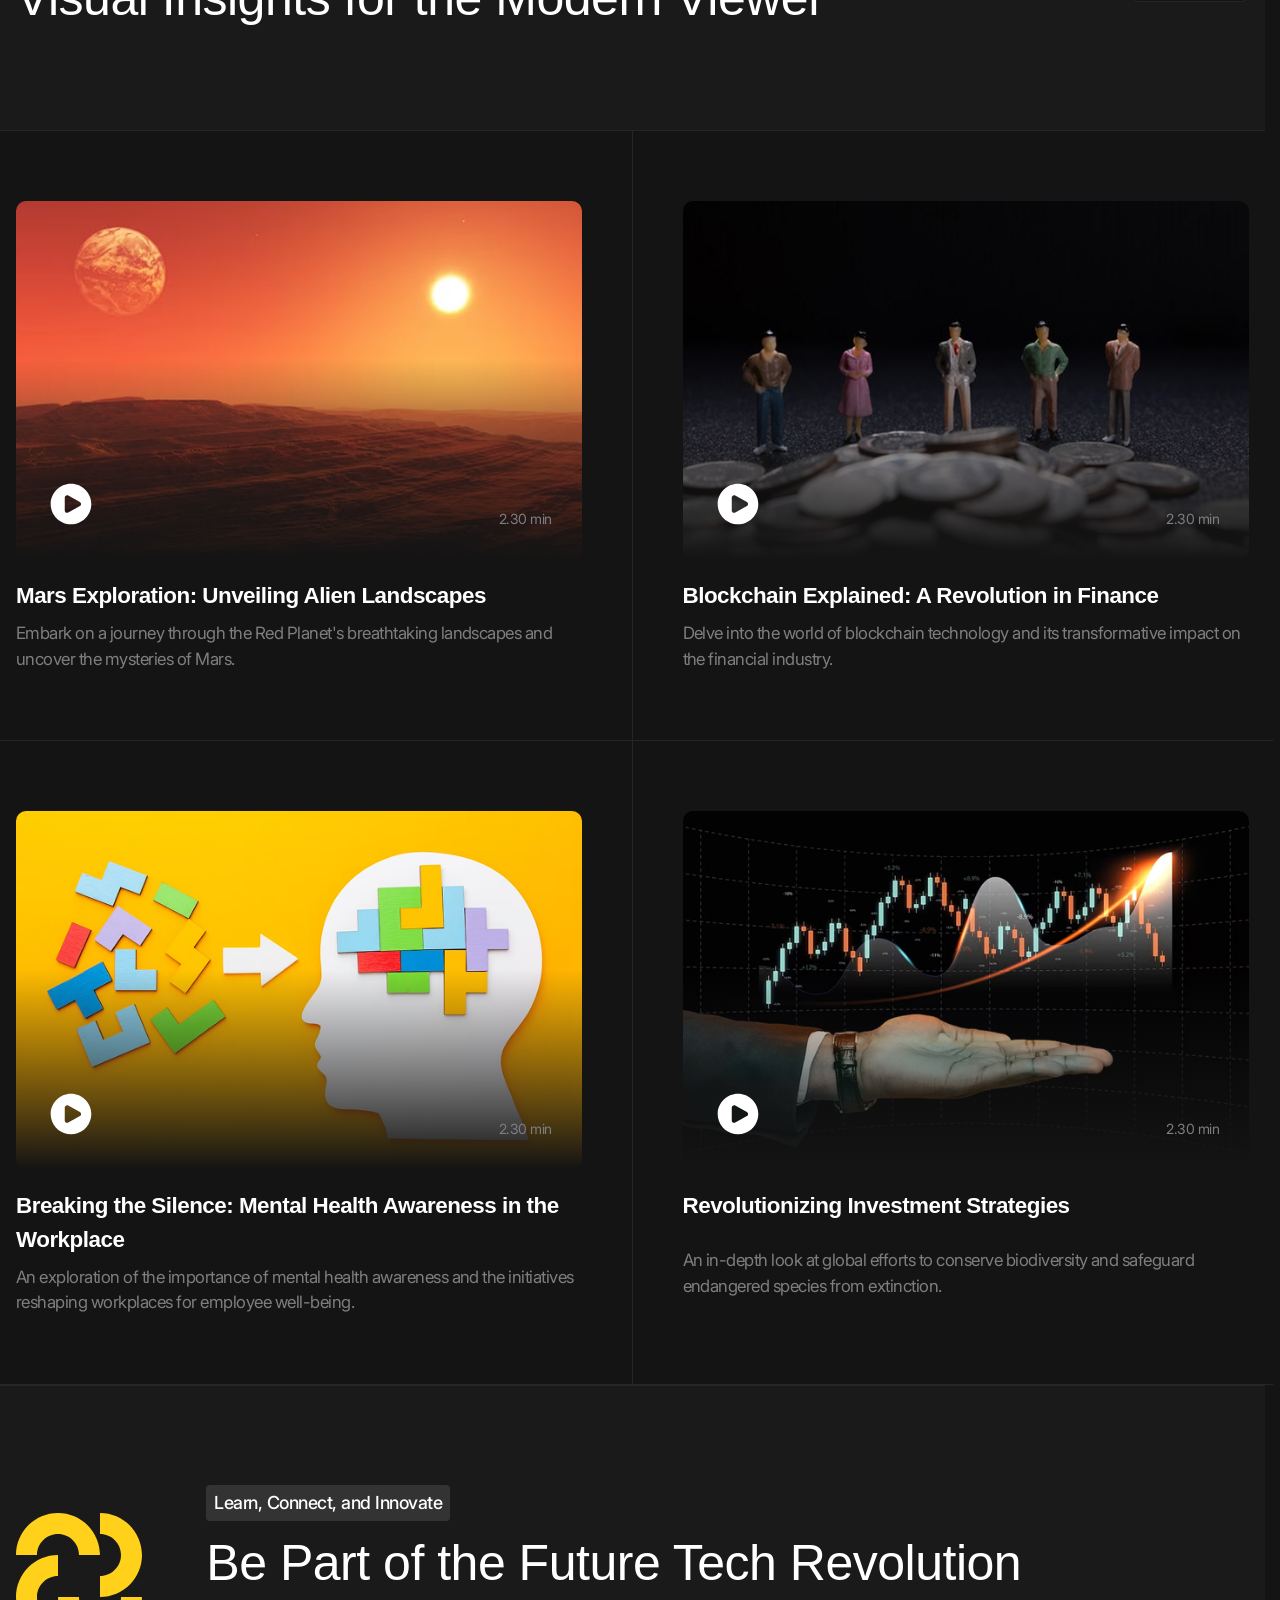
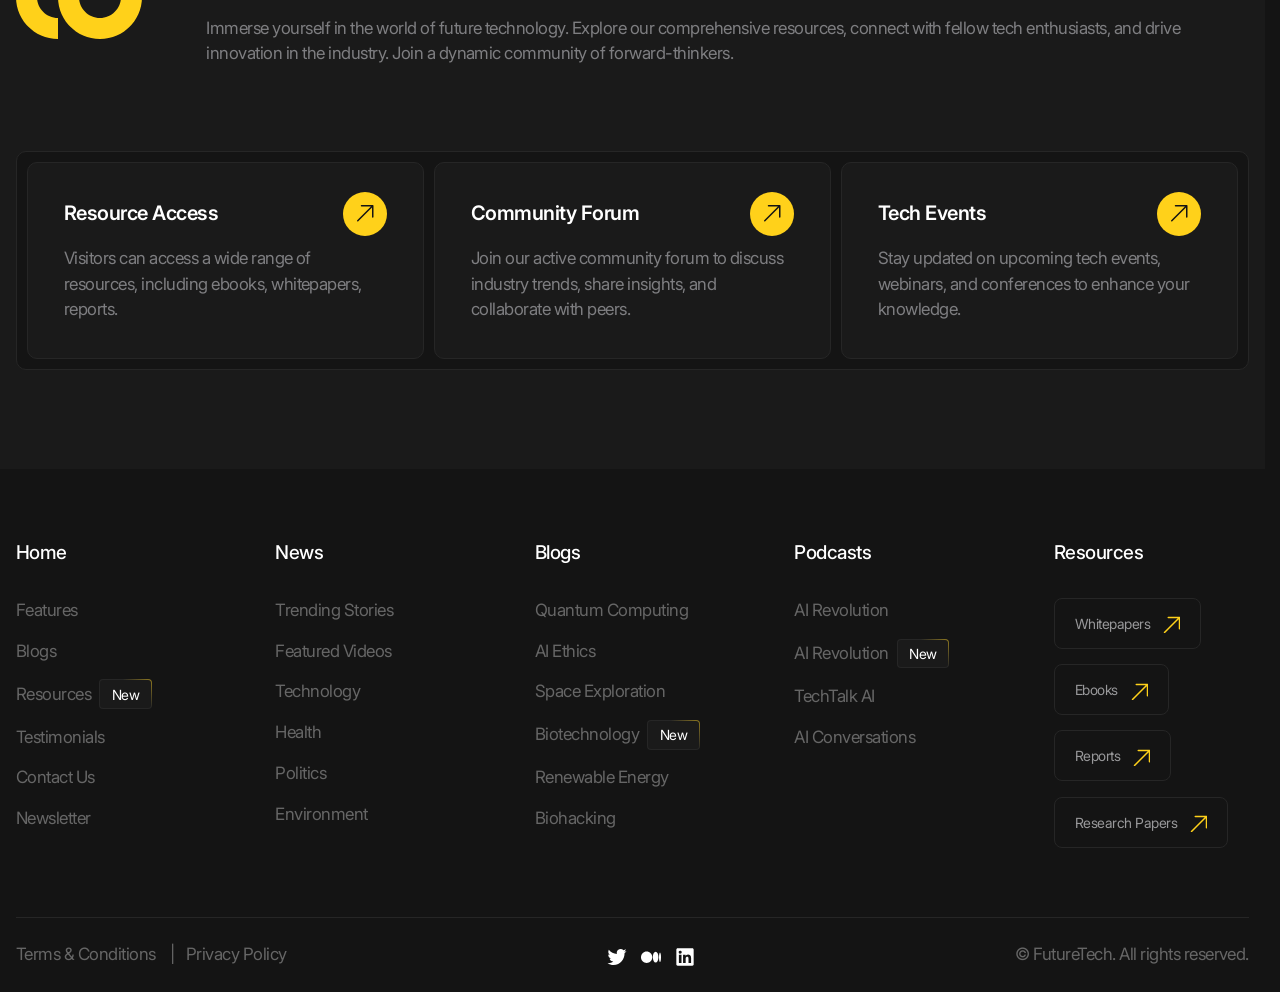
<file: news.html>
<!doctype html>
<html lang="en">
  <head>
    <meta charset="UTF-8" />
    <meta name="viewport" content="width=device-width, initial-scale=1.0" />
    <title>Future Tech | News</title>
    <link rel="stylesheet" href="./styles/main.css" />
  </head>
  <body>
    <header class="header" data-js-header>
      <div class="header__promo">
        <div class="header__promo-inner container">
          <a href="/" class="header__promo-link"
            ><span class="icon icon--yellow-arrow"
              >Subscribe to our Newsletter For New & latest Blogs and Resources</span
            ></a
          >
        </div>
      </div>
      <div class="header__body">
        <div class="header__body-inner container">
          <a href="/" title="Home" aria-label="Home" class="header__logo logo">
            <img src="./icons/Logo.svg" width="179" height="50" alt="" class="logo__image" />
          </a>
          <div class="header__overlay" data-js-header-overlay>
            <nav class="header__menu">
              <ul class="header__menu-list">
                <li class="header__menu-item">
                  <a href="./index.html" class="header__menu-link">Home</a>
                </li>
                <li class="header__menu-item">
                  <a href="./news.html" class="header__menu-link is-active">News</a>
                </li>
                <li class="header__menu-item">
                  <a href="./podcasts.html" class="header__menu-link">Podcasts</a>
                </li>
                <li class="header__menu-item">
                  <a href="./resources.html" class="header__menu-link">Resources</a>
                </li>
              </ul>
            </nav>
            <a href="./contacts.html" class="header__contact-us-link button button--accent"
              >Contact Us</a
            >
          </div>
          <button
            class="header__burger-button burger-button visible-mobile"
            type="button"
            aria-label="Open Menu"
            title="Open Menu"
            data-js-header-burger-button>
            <span class="burger-button__line"></span>
            <span class="burger-button__line"></span>
            <span class="burger-button__line"></span>
          </button>
        </div>
      </div>
    </header>
    <main>
      <section class="hero-alt" aria-labelledby="news-title">
        <header class="hero-alt__header">
          <div class="hero-alt__header-inner container">
            <h1 class="hero-alt__title" id="news-title">
              Today's Headlines: Stay <span class="hero-alt__title-hidden-part">Informed</span>
            </h1>
            <p class="hero-alt__subtitle h1 hidden-mobile" aria-hidden="true">Informed</p>
            <p class="hero-alt__description">
              Explore the latest news from around the world. We bring you up-to-the-minute updates
              on the most significant events, trends, and stories. Discover the world through our
              news coverage.
            </p>
          </div>
        </header>
        <div class="hero-alt__body">
          <ul class="list">
            <li class="list__item">
              <article class="news-card container">
                <img
                  src="./images/news/1.jpg"
                  alt=""
                  width="512"
                  height="427"
                  class="news-card__image" />
                <div class="news-card__body">
                  <h2 class="news-card__title">
                    Global Climate Summit Addresses Urgent Climate Action
                  </h2>
                  <div class="news-card__description">
                    <p>
                      World leaders gathered at the Global Climate Summit to discuss urgent climate
                      action, emissions reductions, and renewable energy targets.
                    </p>
                  </div>
                </div>
                <div class="news-card__summary summary">
                  <dl class="summary__list">
                    <div class="summary__item">
                      <dt class="summary__key">Category</dt>
                      <dd class="summary__value">Environment</dd>
                    </div>
                    <div class="summary__item">
                      <dt class="summary__key">Publication Date</dt>
                      <dd class="summary__value">
                        <time datetime="2023-10-10">October 10, 2023</time>
                      </dd>
                    </div>
                    <div class="summary__item">
                      <dt class="summary__key">Author</dt>
                      <dd class="summary__value">Jane Smith</dd>
                    </div>
                  </dl>
                </div>
                <div class="news-card__controls">
                  <div class="news-card__actions blog-actions">
                    <ul class="blog-actions__list">
                      <li class="blog-actions__item">
                        <button
                          class="blog-actions__button"
                          type="button"
                          aria-label="like"
                          title="like">
                          <span class="blog-actions__icon-wrapper">
                            <svg
                              width="24"
                              height="24"
                              viewBox="0 0 24 24"
                              fill="none"
                              xmlns="http://www.w3.org/2000/svg">
                              <path
                                d="M11.645 20.9107L11.6384 20.9071L11.6158 20.8949C11.5965 20.8844 11.5689 20.8693 11.5336 20.8496C11.4629 20.8101 11.3612 20.7524 11.233 20.6769C10.9765 20.5261 10.6132 20.3039 10.1785 20.015C9.31074 19.4381 8.15122 18.5901 6.9886 17.5063C4.68781 15.3615 2.25 12.1751 2.25 8.25C2.25 5.32194 4.7136 3 7.6875 3C9.43638 3 11.0023 3.79909 12 5.0516C12.9977 3.79909 14.5636 3 16.3125 3C19.2864 3 21.75 5.32194 21.75 8.25C21.75 12.1751 19.3122 15.3615 17.0114 17.5063C15.8488 18.5901 14.6893 19.4381 13.8215 20.015C13.3868 20.3039 13.0235 20.5261 12.767 20.6769C12.6388 20.7524 12.5371 20.8101 12.4664 20.8496C12.4311 20.8693 12.4035 20.8844 12.3842 20.8949L12.3616 20.9071L12.355 20.9107L12.3523 20.9121C12.1323 21.0289 11.8677 21.0289 11.6477 20.9121L11.645 20.9107Z"
                                stroke="#666666"
                                stroke-width="1.5"
                                stroke-linejoin="round" />
                            </svg>
                          </span>
                          <span>14k</span>
                        </button>
                      </li>
                      <li class="blog-actions__item">
                        <button
                          class="blog-actions__button"
                          type="button"
                          aria-label="Share"
                          title="Share">
                          <span class="blog-actions__icon-wrapper">
                            <svg
                              width="24"
                              height="24"
                              viewBox="0 0 24 24"
                              fill="none"
                              xmlns="http://www.w3.org/2000/svg">
                              <path
                                d="M10.0384 13.9616L4.1719 11.2951C3.36454 10.9281 3.39898 9.7697 4.22673 9.45134L18.8999 3.80781C19.7087 3.49675 20.5033 4.29139 20.1922 5.10013L14.5487 19.7733C14.2303 20.6011 13.072 20.6355 12.705 19.8281L10.0384 13.9616ZM10.0384 13.9616L14.4231 9.57704"
                                stroke="#666666"
                                stroke-width="1.5"
                                stroke-linecap="round"
                                stroke-linejoin="round" />
                            </svg>
                          </span>
                          <span>204</span>
                        </button>
                      </li>
                    </ul>
                  </div>
                  <a href="/" class="news-card__link button">Read More</a>
                </div>
              </article>
            </li>
            <li class="list__item">
              <div class="news container">
                <ul class="news__list">
                  <li class="news__item">
                    <article class="news-card">
                      <img
                        src="./images/news/2.jpg"
                        alt=""
                        width="512"
                        height="222"
                        class="news-card__image" />
                      <div class="news-card__body">
                        <h2 class="news-card__title h6">
                          A Decisive Victory for Progressive Policies
                        </h2>
                        <div class="news-card__description">
                          <p>Politics</p>
                        </div>
                      </div>

                      <div class="news-card__controls">
                        <div class="news-card__actions blog-actions">
                          <ul class="blog-actions__list">
                            <li class="blog-actions__item">
                              <button
                                class="blog-actions__button"
                                type="button"
                                aria-label="like"
                                title="like">
                                <span class="blog-actions__icon-wrapper">
                                  <svg
                                    width="24"
                                    height="24"
                                    viewBox="0 0 24 24"
                                    fill="none"
                                    xmlns="http://www.w3.org/2000/svg">
                                    <path
                                      d="M11.645 20.9107L11.6384 20.9071L11.6158 20.8949C11.5965 20.8844 11.5689 20.8693 11.5336 20.8496C11.4629 20.8101 11.3612 20.7524 11.233 20.6769C10.9765 20.5261 10.6132 20.3039 10.1785 20.015C9.31074 19.4381 8.15122 18.5901 6.9886 17.5063C4.68781 15.3615 2.25 12.1751 2.25 8.25C2.25 5.32194 4.7136 3 7.6875 3C9.43638 3 11.0023 3.79909 12 5.0516C12.9977 3.79909 14.5636 3 16.3125 3C19.2864 3 21.75 5.32194 21.75 8.25C21.75 12.1751 19.3122 15.3615 17.0114 17.5063C15.8488 18.5901 14.6893 19.4381 13.8215 20.015C13.3868 20.3039 13.0235 20.5261 12.767 20.6769C12.6388 20.7524 12.5371 20.8101 12.4664 20.8496C12.4311 20.8693 12.4035 20.8844 12.3842 20.8949L12.3616 20.9071L12.355 20.9107L12.3523 20.9121C12.1323 21.0289 11.8677 21.0289 11.6477 20.9121L11.645 20.9107Z"
                                      stroke="#666666"
                                      stroke-width="1.5"
                                      stroke-linejoin="round" />
                                  </svg>
                                </span>
                                <span>2.2k</span>
                              </button>
                            </li>
                            <li class="blog-actions__item">
                              <button
                                class="blog-actions__button"
                                type="button"
                                aria-label="Share"
                                title="Share">
                                <span class="blog-actions__icon-wrapper">
                                  <svg
                                    width="24"
                                    height="24"
                                    viewBox="0 0 24 24"
                                    fill="none"
                                    xmlns="http://www.w3.org/2000/svg">
                                    <path
                                      d="M10.0384 13.9616L4.1719 11.2951C3.36454 10.9281 3.39898 9.7697 4.22673 9.45134L18.8999 3.80781C19.7087 3.49675 20.5033 4.29139 20.1922 5.10013L14.5487 19.7733C14.2303 20.6011 13.072 20.6355 12.705 19.8281L10.0384 13.9616ZM10.0384 13.9616L14.4231 9.57704"
                                      stroke="#666666"
                                      stroke-width="1.5"
                                      stroke-linecap="round"
                                      stroke-linejoin="round" />
                                  </svg>
                                </span>
                                <span>60</span>
                              </button>
                            </li>
                          </ul>
                        </div>
                        <a href="/" class="news-card__link button">
                          <span class="icon icon--yellow-arrow">Read More</span>
                        </a>
                      </div>
                    </article>
                  </li>
                  <li class="news__item">
                    <article class="news-card">
                      <img
                        src="./images/news/3.jpg"
                        alt=""
                        width="512"
                        height="222"
                        class="news-card__image" />
                      <div class="news-card__body">
                        <h2 class="news-card__title h6">
                          Tech Giants Unveil Cutting-Edge AI Innovations
                        </h2>
                        <div class="news-card__description">
                          <p>Technology</p>
                        </div>
                      </div>

                      <div class="news-card__controls">
                        <div class="news-card__actions blog-actions">
                          <ul class="blog-actions__list">
                            <li class="blog-actions__item">
                              <button
                                class="blog-actions__button"
                                type="button"
                                aria-label="like"
                                title="like">
                                <span class="blog-actions__icon-wrapper">
                                  <svg
                                    width="24"
                                    height="24"
                                    viewBox="0 0 24 24"
                                    fill="none"
                                    xmlns="http://www.w3.org/2000/svg">
                                    <path
                                      d="M11.645 20.9107L11.6384 20.9071L11.6158 20.8949C11.5965 20.8844 11.5689 20.8693 11.5336 20.8496C11.4629 20.8101 11.3612 20.7524 11.233 20.6769C10.9765 20.5261 10.6132 20.3039 10.1785 20.015C9.31074 19.4381 8.15122 18.5901 6.9886 17.5063C4.68781 15.3615 2.25 12.1751 2.25 8.25C2.25 5.32194 4.7136 3 7.6875 3C9.43638 3 11.0023 3.79909 12 5.0516C12.9977 3.79909 14.5636 3 16.3125 3C19.2864 3 21.75 5.32194 21.75 8.25C21.75 12.1751 19.3122 15.3615 17.0114 17.5063C15.8488 18.5901 14.6893 19.4381 13.8215 20.015C13.3868 20.3039 13.0235 20.5261 12.767 20.6769C12.6388 20.7524 12.5371 20.8101 12.4664 20.8496C12.4311 20.8693 12.4035 20.8844 12.3842 20.8949L12.3616 20.9071L12.355 20.9107L12.3523 20.9121C12.1323 21.0289 11.8677 21.0289 11.6477 20.9121L11.645 20.9107Z"
                                      stroke="#666666"
                                      stroke-width="1.5"
                                      stroke-linejoin="round" />
                                  </svg>
                                </span>
                                <span>6k</span>
                              </button>
                            </li>
                            <li class="blog-actions__item">
                              <button
                                class="blog-actions__button"
                                type="button"
                                aria-label="Share"
                                title="Share">
                                <span class="blog-actions__icon-wrapper">
                                  <svg
                                    width="24"
                                    height="24"
                                    viewBox="0 0 24 24"
                                    fill="none"
                                    xmlns="http://www.w3.org/2000/svg">
                                    <path
                                      d="M10.0384 13.9616L4.1719 11.2951C3.36454 10.9281 3.39898 9.7697 4.22673 9.45134L18.8999 3.80781C19.7087 3.49675 20.5033 4.29139 20.1922 5.10013L14.5487 19.7733C14.2303 20.6011 13.072 20.6355 12.705 19.8281L10.0384 13.9616ZM10.0384 13.9616L14.4231 9.57704"
                                      stroke="#666666"
                                      stroke-width="1.5"
                                      stroke-linecap="round"
                                      stroke-linejoin="round" />
                                  </svg>
                                </span>
                                <span>92</span>
                              </button>
                            </li>
                          </ul>
                        </div>
                        <a href="/" class="news-card__link button">
                          <span class="icon icon--yellow-arrow">Read More</span>
                        </a>
                      </div>
                    </article>
                  </li>
                  <li class="news__item">
                    <article class="news-card">
                      <img
                        src="./images/news/4.jpg"
                        alt=""
                        width="512"
                        height="222"
                        class="news-card__image" />
                      <div class="news-card__body">
                        <h2 class="news-card__title h6">COVID-19 Variants</h2>
                        <div class="news-card__description">
                          <p>Health</p>
                        </div>
                      </div>

                      <div class="news-card__controls">
                        <div class="news-card__actions blog-actions">
                          <ul class="blog-actions__list">
                            <li class="blog-actions__item">
                              <button
                                class="blog-actions__button"
                                type="button"
                                aria-label="like"
                                title="like">
                                <span class="blog-actions__icon-wrapper">
                                  <svg
                                    width="24"
                                    height="24"
                                    viewBox="0 0 24 24"
                                    fill="none"
                                    xmlns="http://www.w3.org/2000/svg">
                                    <path
                                      d="M11.645 20.9107L11.6384 20.9071L11.6158 20.8949C11.5965 20.8844 11.5689 20.8693 11.5336 20.8496C11.4629 20.8101 11.3612 20.7524 11.233 20.6769C10.9765 20.5261 10.6132 20.3039 10.1785 20.015C9.31074 19.4381 8.15122 18.5901 6.9886 17.5063C4.68781 15.3615 2.25 12.1751 2.25 8.25C2.25 5.32194 4.7136 3 7.6875 3C9.43638 3 11.0023 3.79909 12 5.0516C12.9977 3.79909 14.5636 3 16.3125 3C19.2864 3 21.75 5.32194 21.75 8.25C21.75 12.1751 19.3122 15.3615 17.0114 17.5063C15.8488 18.5901 14.6893 19.4381 13.8215 20.015C13.3868 20.3039 13.0235 20.5261 12.767 20.6769C12.6388 20.7524 12.5371 20.8101 12.4664 20.8496C12.4311 20.8693 12.4035 20.8844 12.3842 20.8949L12.3616 20.9071L12.355 20.9107L12.3523 20.9121C12.1323 21.0289 11.8677 21.0289 11.6477 20.9121L11.645 20.9107Z"
                                      stroke="#666666"
                                      stroke-width="1.5"
                                      stroke-linejoin="round" />
                                  </svg>
                                </span>
                                <span>10k</span>
                              </button>
                            </li>
                            <li class="blog-actions__item">
                              <button
                                class="blog-actions__button"
                                type="button"
                                aria-label="Share"
                                title="Share">
                                <span class="blog-actions__icon-wrapper">
                                  <svg
                                    width="24"
                                    height="24"
                                    viewBox="0 0 24 24"
                                    fill="none"
                                    xmlns="http://www.w3.org/2000/svg">
                                    <path
                                      d="M10.0384 13.9616L4.1719 11.2951C3.36454 10.9281 3.39898 9.7697 4.22673 9.45134L18.8999 3.80781C19.7087 3.49675 20.5033 4.29139 20.1922 5.10013L14.5487 19.7733C14.2303 20.6011 13.072 20.6355 12.705 19.8281L10.0384 13.9616ZM10.0384 13.9616L14.4231 9.57704"
                                      stroke="#666666"
                                      stroke-width="1.5"
                                      stroke-linecap="round"
                                      stroke-linejoin="round" />
                                  </svg>
                                </span>
                                <span>124</span>
                              </button>
                            </li>
                          </ul>
                        </div>
                        <a href="/" class="news-card__link button">
                          <span class="icon icon--yellow-arrow">Read More</span>
                        </a>
                      </div>
                    </article>
                  </li>
                </ul>
              </div>
            </li>
          </ul>
        </div>
      </section>
      <section class="section" aria-labelledby="news-tabs-title">
        <header class="section__header">
          <div class="section__header-inner container">
            <div class="section__header-info">
              <p class="section__header-subtitle tag">Welcome to Our News Hub</p>
              <h2 class="section__title" id="news-tabs-title">Discover the World of Headlines</h2>
            </div>
            <div class="section__actions">
              <a href="./news.html" class="section__link button"
                ><span class="icon icon--yellow-arrow">View All News</span></a
              >
            </div>
          </div>
        </header>
        <div class="section__body tabs" data-js-tabs>
          <h3 class="visually-hidden" id="blog-category-title">Blog Category</h3>
          <header class="tabs__header">
            <div
              class="tabs__buttons container"
              role="tablist"
              aria-labelledby="blog-category-title">
              <button
                class="tabs__button is-active"
                id="tab-1"
                type="button"
                role="tab"
                aria-controls="tabpanel-1"
                data-js-tabs-button
                aria-selected="true">
                All
              </button>
              <button
                class="tabs__button"
                id="tab-2"
                type="button"
                role="tab"
                aria-controls="tabpanel-2"
                data-js-tabs-button
                aria-selected="false"
                tabindex="-1">
                Technology
              </button>
              <button
                class="tabs__button"
                id="tab-3"
                type="button"
                role="tab"
                aria-controls="tabpanel-3"
                data-js-tabs-button
                aria-selected="false"
                tabindex="-1">
                Politics
              </button>
              <button
                class="tabs__button"
                id="tab-4"
                type="button"
                role="tab"
                aria-controls="tabpanel-4"
                data-js-tabs-button
                aria-selected="false"
                tabindex="-1">
                Health
              </button>
              <button
                class="tabs__button"
                id="tab-5"
                type="button"
                role="tab"
                aria-controls="tabpanel-5"
                data-js-tabs-button
                aria-selected="false"
                tabindex="-1">
                Environment
              </button>
              <button
                class="tabs__button"
                id="tab-6"
                type="button"
                role="tab"
                aria-controls="tabpanel-6"
                data-js-tabs-button
                aria-selected="false"
                tabindex="-1">
                Sports
              </button>
            </div>
          </header>
          <div class="tabs__body">
            <div
              class="tabs__content is-active"
              id="tabpanel-1"
              aria-labelledby="tab-1"
              tabindex="0"
              data-js-tabs-content>
              <ul class="list">
                <li class="list__item">
                  <article class="blog-card container">
                    <div class="blog-card__author person-card">
                      <img
                        src="./images/blog/1.png"
                        width="80"
                        height="80"
                        loading="lazy"
                        alt=""
                        class="person-card__image" />
                      <div class="person-card__body">
                        <p class="person-card__name">John Techson</p>
                        <p class="person-card__department">Technology</p>
                      </div>
                    </div>
                    <div class="blog-card__body">
                      <time datetime="2023-10-15" class="blog-card__date">October 15, 2023</time>
                      <div class="blog-card__info">
                        <h4 class="blog-card__title">The Quantum Leap in Computing</h4>
                        <div class="blog-card__description">
                          <p>
                            Explore the revolution in quantum computing, its applications, and its
                            potential impact on various industries.
                          </p>
                        </div>
                      </div>
                      <div class="blog-card__actions blog-actions">
                        <ul class="blog-actions__list">
                          <li class="blog-actions__item">
                            <button
                              class="blog-actions__button is-active"
                              type="button"
                              aria-label="Dislike"
                              title="Dislike">
                              <span class="blog-actions__icon-wrapper">
                                <svg
                                  width="24"
                                  height="24"
                                  viewBox="0 0 24 24"
                                  fill="none"
                                  xmlns="http://www.w3.org/2000/svg">
                                  <path
                                    d="M11.645 20.9107L11.6384 20.9071L11.6158 20.8949C11.5965 20.8844 11.5689 20.8693 11.5336 20.8496C11.4629 20.8101 11.3612 20.7524 11.233 20.6769C10.9765 20.5261 10.6132 20.3039 10.1785 20.015C9.31074 19.4381 8.15122 18.5901 6.9886 17.5063C4.68781 15.3615 2.25 12.1751 2.25 8.25C2.25 5.32194 4.7136 3 7.6875 3C9.43638 3 11.0023 3.79909 12 5.0516C12.9977 3.79909 14.5636 3 16.3125 3C19.2864 3 21.75 5.32194 21.75 8.25C21.75 12.1751 19.3122 15.3615 17.0114 17.5063C15.8488 18.5901 14.6893 19.4381 13.8215 20.015C13.3868 20.3039 13.0235 20.5261 12.767 20.6769C12.6388 20.7524 12.5371 20.8101 12.4664 20.8496C12.4311 20.8693 12.4035 20.8844 12.3842 20.8949L12.3616 20.9071L12.355 20.9107L12.3523 20.9121C12.1323 21.0289 11.8677 21.0289 11.6477 20.9121L11.645 20.9107Z"
                                    stroke="#666666"
                                    stroke-width="1.5"
                                    stroke-linejoin="round" />
                                </svg>
                              </span>
                              <span>24.5k</span>
                            </button>
                          </li>
                          <li class="blog-actions__item">
                            <button
                              class="blog-actions__button"
                              type="button"
                              aria-label="Comments"
                              title="Comments">
                              <span class="blog-actions__icon-wrapper">
                                <svg
                                  width="24"
                                  height="24"
                                  viewBox="0 0 24 24"
                                  fill="none"
                                  xmlns="http://www.w3.org/2000/svg">
                                  <path
                                    d="M8.48581 19.1888C9.54657 19.7083 10.7392 20 12 20C16.4183 20 20 16.4183 20 12C20 7.58172 16.4183 4 12 4C7.58172 4 4 7.58172 4 12C4 13.6401 4.49356 15.165 5.34026 16.4341M8.48581 19.1888L4 20L5.34026 16.4341M8.48581 19.1888L8.49231 19.1877M5.34026 16.4341L5.34154 16.4308"
                                    stroke="#666666"
                                    stroke-width="1.5"
                                    stroke-linecap="round"
                                    stroke-linejoin="round" />
                                </svg>
                              </span>
                              <span>50</span>
                            </button>
                          </li>
                          <li class="blog-actions__item">
                            <button
                              class="blog-actions__button"
                              type="button"
                              aria-label="Share"
                              title="Share">
                              <span class="blog-actions__icon-wrapper">
                                <svg
                                  width="24"
                                  height="24"
                                  viewBox="0 0 24 24"
                                  fill="none"
                                  xmlns="http://www.w3.org/2000/svg">
                                  <path
                                    d="M10.0384 13.9616L4.1719 11.2951C3.36454 10.9281 3.39898 9.7697 4.22673 9.45134L18.8999 3.80781C19.7087 3.49675 20.5033 4.29139 20.1922 5.10013L14.5487 19.7733C14.2303 20.6011 13.072 20.6355 12.705 19.8281L10.0384 13.9616ZM10.0384 13.9616L14.4231 9.57704"
                                    stroke="#666666"
                                    stroke-width="1.5"
                                    stroke-linecap="round"
                                    stroke-linejoin="round" />
                                </svg>
                              </span>
                              <span>20</span>
                            </button>
                          </li>
                        </ul>
                      </div>
                    </div>
                    <a href="/" class="blog-card__link button"
                      ><span class="icon icon--yellow-arrow">Read More</span></a
                    >
                  </article>
                </li>
                <li class="list__item">
                  <article class="blog-card container">
                    <div class="blog-card__author person-card">
                      <img
                        src="./images/blog/2.png"
                        width="80"
                        height="80"
                        loading="lazy"
                        alt=""
                        class="person-card__image" />
                      <div class="person-card__body">
                        <p class="person-card__name">Sarah Ethicist</p>
                        <p class="person-card__department">Technology</p>
                      </div>
                    </div>
                    <div class="blog-card__body">
                      <time datetime="2023-6-5" class="blog-card__date">November 5, 2023</time>
                      <div class="blog-card__info">
                        <h4 class="blog-card__title">The Quantum Leap in Computing</h4>
                        <div class="blog-card__description">
                          <p>
                            A deep dive into ethical challenges posed by AI, including bias,
                            privacy, and transparency.
                          </p>
                        </div>
                      </div>
                      <div class="blog-card__actions blog-actions">
                        <ul class="blog-actions__list">
                          <li class="blog-actions__item">
                            <button
                              class="blog-actions__button"
                              type="button"
                              aria-label="like"
                              title="like">
                              <span class="blog-actions__icon-wrapper">
                                <svg
                                  width="24"
                                  height="24"
                                  viewBox="0 0 24 24"
                                  fill="none"
                                  xmlns="http://www.w3.org/2000/svg">
                                  <path
                                    d="M11.645 20.9107L11.6384 20.9071L11.6158 20.8949C11.5965 20.8844 11.5689 20.8693 11.5336 20.8496C11.4629 20.8101 11.3612 20.7524 11.233 20.6769C10.9765 20.5261 10.6132 20.3039 10.1785 20.015C9.31074 19.4381 8.15122 18.5901 6.9886 17.5063C4.68781 15.3615 2.25 12.1751 2.25 8.25C2.25 5.32194 4.7136 3 7.6875 3C9.43638 3 11.0023 3.79909 12 5.0516C12.9977 3.79909 14.5636 3 16.3125 3C19.2864 3 21.75 5.32194 21.75 8.25C21.75 12.1751 19.3122 15.3615 17.0114 17.5063C15.8488 18.5901 14.6893 19.4381 13.8215 20.015C13.3868 20.3039 13.0235 20.5261 12.767 20.6769C12.6388 20.7524 12.5371 20.8101 12.4664 20.8496C12.4311 20.8693 12.4035 20.8844 12.3842 20.8949L12.3616 20.9071L12.355 20.9107L12.3523 20.9121C12.1323 21.0289 11.8677 21.0289 11.6477 20.9121L11.645 20.9107Z"
                                    stroke="#666666"
                                    stroke-width="1.5"
                                    stroke-linejoin="round" />
                                </svg>
                              </span>
                              <span>32k</span>
                            </button>
                          </li>
                          <li class="blog-actions__item">
                            <button
                              class="blog-actions__button"
                              type="button"
                              aria-label="Comments"
                              title="Comments">
                              <span class="blog-actions__icon-wrapper">
                                <svg
                                  width="24"
                                  height="24"
                                  viewBox="0 0 24 24"
                                  fill="none"
                                  xmlns="http://www.w3.org/2000/svg">
                                  <path
                                    d="M8.48581 19.1888C9.54657 19.7083 10.7392 20 12 20C16.4183 20 20 16.4183 20 12C20 7.58172 16.4183 4 12 4C7.58172 4 4 7.58172 4 12C4 13.6401 4.49356 15.165 5.34026 16.4341M8.48581 19.1888L4 20L5.34026 16.4341M8.48581 19.1888L8.49231 19.1877M5.34026 16.4341L5.34154 16.4308"
                                    stroke="#666666"
                                    stroke-width="1.5"
                                    stroke-linecap="round"
                                    stroke-linejoin="round" />
                                </svg>
                              </span>
                              <span>72</span>
                            </button>
                          </li>
                          <li class="blog-actions__item">
                            <button
                              class="blog-actions__button"
                              type="button"
                              aria-label="Share"
                              title="Share">
                              <span class="blog-actions__icon-wrapper">
                                <svg
                                  width="24"
                                  height="24"
                                  viewBox="0 0 24 24"
                                  fill="none"
                                  xmlns="http://www.w3.org/2000/svg">
                                  <path
                                    d="M10.0384 13.9616L4.1719 11.2951C3.36454 10.9281 3.39898 9.7697 4.22673 9.45134L18.8999 3.80781C19.7087 3.49675 20.5033 4.29139 20.1922 5.10013L14.5487 19.7733C14.2303 20.6011 13.072 20.6355 12.705 19.8281L10.0384 13.9616ZM10.0384 13.9616L14.4231 9.57704"
                                    stroke="#666666"
                                    stroke-width="1.5"
                                    stroke-linecap="round"
                                    stroke-linejoin="round" />
                                </svg>
                              </span>
                              <span>18</span>
                            </button>
                          </li>
                        </ul>
                      </div>
                    </div>
                    <a href="/" class="blog-card__link button"
                      ><span class="icon icon--yellow-arrow">Read More</span></a
                    >
                  </article>
                </li>
                <li class="list__item">
                  <article class="blog-card container">
                    <div class="blog-card__author person-card">
                      <img
                        src="./images/blog/3.png"
                        width="80"
                        height="80"
                        loading="lazy"
                        alt=""
                        class="person-card__image" />
                      <div class="person-card__body">
                        <p class="person-card__name">Astronomer X</p>
                        <p class="person-card__department">Space Exploration</p>
                      </div>
                    </div>
                    <div class="blog-card__body">
                      <time datetime="2023-7-10" class="blog-card__date">December 10, 2023</time>
                      <div class="blog-card__info">
                        <h4 class="blog-card__title">The Mars Colonization Challenge</h4>
                        <div class="blog-card__description">
                          <p>
                            Exploring the technical and logistical challenges of human colonization
                            on Mars.
                          </p>
                        </div>
                      </div>
                      <div class="blog-card__actions blog-actions">
                        <ul class="blog-actions__list">
                          <li class="blog-actions__item">
                            <button
                              class="blog-actions__button"
                              type="button"
                              aria-label="like"
                              title="like">
                              <span class="blog-actions__icon-wrapper">
                                <svg
                                  width="24"
                                  height="24"
                                  viewBox="0 0 24 24"
                                  fill="none"
                                  xmlns="http://www.w3.org/2000/svg">
                                  <path
                                    d="M11.645 20.9107L11.6384 20.9071L11.6158 20.8949C11.5965 20.8844 11.5689 20.8693 11.5336 20.8496C11.4629 20.8101 11.3612 20.7524 11.233 20.6769C10.9765 20.5261 10.6132 20.3039 10.1785 20.015C9.31074 19.4381 8.15122 18.5901 6.9886 17.5063C4.68781 15.3615 2.25 12.1751 2.25 8.25C2.25 5.32194 4.7136 3 7.6875 3C9.43638 3 11.0023 3.79909 12 5.0516C12.9977 3.79909 14.5636 3 16.3125 3C19.2864 3 21.75 5.32194 21.75 8.25C21.75 12.1751 19.3122 15.3615 17.0114 17.5063C15.8488 18.5901 14.6893 19.4381 13.8215 20.015C13.3868 20.3039 13.0235 20.5261 12.767 20.6769C12.6388 20.7524 12.5371 20.8101 12.4664 20.8496C12.4311 20.8693 12.4035 20.8844 12.3842 20.8949L12.3616 20.9071L12.355 20.9107L12.3523 20.9121C12.1323 21.0289 11.8677 21.0289 11.6477 20.9121L11.645 20.9107Z"
                                    stroke="#666666"
                                    stroke-width="1.5"
                                    stroke-linejoin="round" />
                                </svg>
                              </span>
                              <span>20k</span>
                            </button>
                          </li>
                          <li class="blog-actions__item">
                            <button
                              class="blog-actions__button"
                              type="button"
                              aria-label="Comments"
                              title="Comments">
                              <span class="blog-actions__icon-wrapper">
                                <svg
                                  width="24"
                                  height="24"
                                  viewBox="0 0 24 24"
                                  fill="none"
                                  xmlns="http://www.w3.org/2000/svg">
                                  <path
                                    d="M8.48581 19.1888C9.54657 19.7083 10.7392 20 12 20C16.4183 20 20 16.4183 20 12C20 7.58172 16.4183 4 12 4C7.58172 4 4 7.58172 4 12C4 13.6401 4.49356 15.165 5.34026 16.4341M8.48581 19.1888L4 20L5.34026 16.4341M8.48581 19.1888L8.49231 19.1877M5.34026 16.4341L5.34154 16.4308"
                                    stroke="#666666"
                                    stroke-width="1.5"
                                    stroke-linecap="round"
                                    stroke-linejoin="round" />
                                </svg>
                              </span>
                              <span>31</span>
                            </button>
                          </li>
                          <li class="blog-actions__item">
                            <button
                              class="blog-actions__button"
                              type="button"
                              aria-label="Share"
                              title="Share">
                              <span class="blog-actions__icon-wrapper">
                                <svg
                                  width="24"
                                  height="24"
                                  viewBox="0 0 24 24"
                                  fill="none"
                                  xmlns="http://www.w3.org/2000/svg">
                                  <path
                                    d="M10.0384 13.9616L4.1719 11.2951C3.36454 10.9281 3.39898 9.7697 4.22673 9.45134L18.8999 3.80781C19.7087 3.49675 20.5033 4.29139 20.1922 5.10013L14.5487 19.7733C14.2303 20.6011 13.072 20.6355 12.705 19.8281L10.0384 13.9616ZM10.0384 13.9616L14.4231 9.57704"
                                    stroke="#666666"
                                    stroke-width="1.5"
                                    stroke-linecap="round"
                                    stroke-linejoin="round" />
                                </svg>
                              </span>
                              <span>12</span>
                            </button>
                          </li>
                        </ul>
                      </div>
                    </div>
                    <a href="/" class="blog-card__link button"
                      ><span class="icon icon--yellow-arrow">Read More</span></a
                    >
                  </article>
                </li>
              </ul>
            </div>
            <div
              class="tabs__content"
              id="tabpanel-2"
              aria-labelledby="tab-2"
              tabindex="0"
              data-js-tabs-content>
              Lorem ipsum dolor sit amet consectetur adipisicing elit. Optio nesciunt laudantium,
              eaque dicta, architecto harum adipisci velit odio a alias labore! Obcaecati ad qui
              ullam animi, in nihil sed minus!
            </div>
            <div
              class="tabs__content"
              id="tabpanel-3"
              aria-labelledby="tab-3"
              tabindex="0"
              data-js-tabs-content>
              Lorem ipsum dolor sit amet consectetur adipisicing elit. Optio nesciunt laudantium,
              eaque dicta, architecto harum adipisci velit odio a alias labore! Obcaecati ad qui
              ullam animi, in nihil sed minus!
            </div>
            <div
              class="tabs__content"
              id="tabpanel-4"
              aria-labelledby="tab-4"
              tabindex="0"
              data-js-tabs-content>
              Lorem ipsum dolor sit amet consectetur adipisicing elit. Optio nesciunt laudantium,
              eaque dicta, architecto harum adipisci velit odio a alias labore! Obcaecati ad qui
              ullam animi, in nihil sed minus!
            </div>
            <div
              class="tabs__content"
              id="tabpanel-5"
              aria-labelledby="tab-5"
              tabindex="0"
              data-js-tabs-content>
              Lorem ipsum dolor sit amet consectetur adipisicing elit. Optio nesciunt laudantium,
              eaque dicta, architecto harum adipisci velit odio a alias labore! Obcaecati ad qui
              ullam animi, in nihil sed minus!
            </div>
            <div
              class="tabs__content"
              id="tabpanel-6"
              aria-labelledby="tab-6"
              tabindex="0"
              data-js-tabs-content>
              Lorem ipsum dolor sit amet consectetur adipisicing elit. Optio nesciunt laudantium,
              eaque dicta, architecto harum adipisci velit odio a alias labore! Obcaecati ad qui
              ullam animi, in nihil sed minus!
            </div>
          </div>
        </div>
      </section>
      <section class="section" aria-labelledby="videos-title">
        <header class="section__header">
          <div class="section__header-inner container">
            <div class="section__header-info">
              <p class="section__header-subtitle tag">Featured Videos</p>
              <h2 class="section__title" id="news-tabs-title">
                Visual Insights for the Modern Viewer
              </h2>
            </div>
            <div class="section__actions">
              <a href="/" class="section__link button"
                ><span class="icon icon--yellow-arrow">View All</span></a
              >
            </div>
          </div>
        </header>
        <div class="section__body">
          <ul class="bordered-grid bordered-grid--2-cols container">
            <li class="bordered-grid__item">
              <div class="video-card">
                <div class="video-card__player video-player" data-js-video-player>
                  <video
                    src="./videos/example.mp4"
                    poster="./images/videos/poster-1.jpg"
                    width="718"
                    height="412"
                    class="video-player__video"
                    data-js-video-player-video></video>
                  <div class="video-player__panel is-active" data-js-video-player-panel>
                    <button
                      class="video-player__play-button"
                      type="button"
                      aria-label="Play Video"
                      title="Play Video"
                      data-js-video-player-play-button>
                      <svg
                        width="70"
                        height="70"
                        viewBox="0 0 70 70"
                        fill="none"
                        xmlns="http://www.w3.org/2000/svg">
                        <path
                          fill-rule="evenodd"
                          clip-rule="evenodd"
                          d="M6.5625 35C6.5625 19.2944 19.2944 6.5625 35 6.5625C50.7056 6.5625 63.4375 19.2944 63.4375 35C63.4375 50.7056 50.7056 63.4375 35 63.4375C19.2944 63.4375 6.5625 50.7056 6.5625 35ZM47.4663 32.1318C49.7167 33.382 49.7167 36.6183 47.4663 37.8685L31.1248 46.9471C28.9377 48.1621 26.25 46.5807 26.25 44.0788V25.9215C26.25 23.4196 28.9377 21.8381 31.1248 23.0531L47.4663 32.1318Z"
                          fill="white" />
                      </svg>
                    </button>
                    <div class="video-player__duration">2.30 min</div>
                  </div>
                </div>
                <div class="video-card__body">
                  <h3 class="video-card__title h5">Mars Exploration: Unveiling Alien Landscapes</h3>
                  <div class="video-card__description">
                    <p>
                      Embark on a journey through the Red Planet's breathtaking landscapes and
                      uncover the mysteries of Mars.
                    </p>
                  </div>
                </div>
              </div>
            </li>
            <li class="bordered-grid__item">
              <div class="video-card">
                <div class="video-card__player video-player" data-js-video-player>
                  <video
                    src="./videos/example.mp4"
                    poster="./images/videos/poster-2.jpg"
                    width="718"
                    height="412"
                    class="video-player__video"
                    data-js-video-player-video></video>
                  <div class="video-player__panel is-active" data-js-video-player-panel>
                    <button
                      class="video-player__play-button"
                      type="button"
                      aria-label="Play Video"
                      title="Play Video"
                      data-js-video-player-play-button>
                      <svg
                        width="70"
                        height="70"
                        viewBox="0 0 70 70"
                        fill="none"
                        xmlns="http://www.w3.org/2000/svg">
                        <path
                          fill-rule="evenodd"
                          clip-rule="evenodd"
                          d="M6.5625 35C6.5625 19.2944 19.2944 6.5625 35 6.5625C50.7056 6.5625 63.4375 19.2944 63.4375 35C63.4375 50.7056 50.7056 63.4375 35 63.4375C19.2944 63.4375 6.5625 50.7056 6.5625 35ZM47.4663 32.1318C49.7167 33.382 49.7167 36.6183 47.4663 37.8685L31.1248 46.9471C28.9377 48.1621 26.25 46.5807 26.25 44.0788V25.9215C26.25 23.4196 28.9377 21.8381 31.1248 23.0531L47.4663 32.1318Z"
                          fill="white" />
                      </svg>
                    </button>
                    <div class="video-player__duration">2.30 min</div>
                  </div>
                </div>
                <div class="video-card__body">
                  <h3 class="video-card__title h5">
                    Blockchain Explained: A Revolution in Finance
                  </h3>
                  <div class="video-card__description">
                    <p>
                      Delve into the world of blockchain technology and its transformative impact on
                      the financial industry.
                    </p>
                  </div>
                </div>
              </div>
            </li>
            <li class="bordered-grid__item">
              <div class="video-card">
                <div class="video-card__player video-player" data-js-video-player>
                  <video
                    src="./videos/example.mp4"
                    poster="./images/videos/poster-3.jpg"
                    width="718"
                    height="412"
                    class="video-player__video"
                    data-js-video-player-video></video>
                  <div class="video-player__panel is-active" data-js-video-player-panel>
                    <button
                      class="video-player__play-button"
                      type="button"
                      aria-label="Play Video"
                      title="Play Video"
                      data-js-video-player-play-button>
                      <svg
                        width="70"
                        height="70"
                        viewBox="0 0 70 70"
                        fill="none"
                        xmlns="http://www.w3.org/2000/svg">
                        <path
                          fill-rule="evenodd"
                          clip-rule="evenodd"
                          d="M6.5625 35C6.5625 19.2944 19.2944 6.5625 35 6.5625C50.7056 6.5625 63.4375 19.2944 63.4375 35C63.4375 50.7056 50.7056 63.4375 35 63.4375C19.2944 63.4375 6.5625 50.7056 6.5625 35ZM47.4663 32.1318C49.7167 33.382 49.7167 36.6183 47.4663 37.8685L31.1248 46.9471C28.9377 48.1621 26.25 46.5807 26.25 44.0788V25.9215C26.25 23.4196 28.9377 21.8381 31.1248 23.0531L47.4663 32.1318Z"
                          fill="white" />
                      </svg>
                    </button>
                    <div class="video-player__duration">2.30 min</div>
                  </div>
                </div>
                <div class="video-card__body">
                  <h3 class="video-card__title h5">
                    Breaking the Silence: Mental Health Awareness in the Workplace
                  </h3>
                  <div class="video-card__description">
                    <p>
                      An exploration of the importance of mental health awareness and the
                      initiatives reshaping workplaces for employee well-being.
                    </p>
                  </div>
                </div>
              </div>
            </li>
            <li class="bordered-grid__item">
              <div class="video-card">
                <div class="video-card__player video-player" data-js-video-player>
                  <video
                    src="./videos/example.mp4"
                    poster="./images/videos/poster-4.jpg"
                    width="718"
                    height="412"
                    class="video-player__video"
                    data-js-video-player-video></video>
                  <div class="video-player__panel is-active" data-js-video-player-panel>
                    <button
                      class="video-player__play-button"
                      type="button"
                      aria-label="Play Video"
                      title="Play Video"
                      data-js-video-player-play-button>
                      <svg
                        width="70"
                        height="70"
                        viewBox="0 0 70 70"
                        fill="none"
                        xmlns="http://www.w3.org/2000/svg">
                        <path
                          fill-rule="evenodd"
                          clip-rule="evenodd"
                          d="M6.5625 35C6.5625 19.2944 19.2944 6.5625 35 6.5625C50.7056 6.5625 63.4375 19.2944 63.4375 35C63.4375 50.7056 50.7056 63.4375 35 63.4375C19.2944 63.4375 6.5625 50.7056 6.5625 35ZM47.4663 32.1318C49.7167 33.382 49.7167 36.6183 47.4663 37.8685L31.1248 46.9471C28.9377 48.1621 26.25 46.5807 26.25 44.0788V25.9215C26.25 23.4196 28.9377 21.8381 31.1248 23.0531L47.4663 32.1318Z"
                          fill="white" />
                      </svg>
                    </button>
                    <div class="video-player__duration">2.30 min</div>
                  </div>
                </div>
                <div class="video-card__body">
                  <h3 class="video-card__title h5">Revolutionizing Investment Strategies</h3>
                  <div class="video-card__description">
                    <p>
                      An in-depth look at global efforts to conserve biodiversity and safeguard
                      endangered species from extinction.
                    </p>
                  </div>
                </div>
              </div>
            </li>
          </ul>
        </div>
      </section>

      <section class="about" aria-labelledby="about-title">
        <div class="about__inner container">
          <header class="about__header">
            <img
              src="./images/about/Logo-icon.svg"
              width="150"
              height="150"
              loading="lazy"
              alt=""
              class="about__icon" />
            <div class="about__info">
              <p class="about__subtitle tag">Learn, Connect, and Innovate</p>
              <h2 class="about__title" id="about-title">Be Part of the Future Tech Revolution</h2>
            </div>
            <div class="about__description">
              <p>
                Immerse yourself in the world of future technology. Explore our comprehensive
                resources, connect with fellow tech enthusiasts, and drive innovation in the
                industry. Join a dynamic community of forward-thinkers.
              </p>
            </div>
          </header>
          <ul class="about__list">
            <li class="about__item">
              <a href="/" class="about-card tile">
                <h3 class="about-card__title circle-icon">Resource Access</h3>
                <div class="about-card-description">
                  <p>
                    Visitors can access a wide range of resources, including ebooks, whitepapers,
                    reports.
                  </p>
                </div>
              </a>
            </li>
            <li class="about__item">
              <a href="/" class="about-card tile">
                <h3 class="about-card__title circle-icon">Community Forum</h3>
                <div class="about-card-description">
                  <p>
                    Join our active community forum to discuss industry trends, share insights, and
                    collaborate with peers.
                  </p>
                </div>
              </a>
            </li>
            <li class="about__item">
              <a href="/" class="about-card tile">
                <h3 class="about-card__title circle-icon">Tech Events</h3>
                <div class="about-card-description">
                  <p>
                    Stay updated on upcoming tech events, webinars, and conferences to enhance your
                    knowledge.
                  </p>
                </div>
              </a>
            </li>
          </ul>
        </div>
      </section>
    </main>
    <footer class="footer">
      <div class="footer__inner container">
        <div class="footer__body">
          <nav class="footer__menu">
            <div class="footer__menu-column">
              <a href="/" class="footer__menu-main-link">Home</a>
              <ul class="footer__menu-list">
                <li class="footer__menu-item">
                  <a href="/" class="footer__menu-link">Features </a>
                </li>
                <li class="footer__menu-item">
                  <a href="/" class="footer__menu-link">Blogs</a>
                </li>
                <li class="footer__menu-item">
                  <a href="/" class="footer__menu-link">Resources</a>
                  <span class="badge">New</span>
                </li>
                <li class="footer__menu-item">
                  <a href="/" class="footer__menu-link">Testimonials</a>
                </li>
                <li class="footer__menu-item">
                  <a href="/" class="footer__menu-link">Contact Us</a>
                </li>
                <li class="footer__menu-item">
                  <a href="/" class="footer__menu-link">Newsletter</a>
                </li>
              </ul>
            </div>
            <div class="footer__menu-column">
              <a href="./news.html" class="footer__menu-main-link">News</a>
              <ul class="footer__menu-list">
                <li class="footer__menu-item">
                  <a href="/" class="footer__menu-link">Trending Stories</a>
                </li>
                <li class="footer__menu-item">
                  <a href="/" class="footer__menu-link">Featured Videos</a>
                </li>
                <li class="footer__menu-item">
                  <a href="/" class="footer__menu-link">Technology</a>
                </li>
                <li class="footer__menu-item">
                  <a href="/" class="footer__menu-link">Health</a>
                </li>
                <li class="footer__menu-item">
                  <a href="/" class="footer__menu-link">Politics</a>
                </li>
                <li class="footer__menu-item">
                  <a href="/" class="footer__menu-link">Environment</a>
                </li>
              </ul>
            </div>
            <div class="footer__menu-column">
              <a href="./blog.html" class="footer__menu-main-link">Blogs</a>
              <ul class="footer__menu-list">
                <li class="footer__menu-item">
                  <a href="/" class="footer__menu-link">Quantum Computing</a>
                </li>
                <li class="footer__menu-item">
                  <a href="/" class="footer__menu-link">AI Ethics</a>
                </li>
                <li class="footer__menu-item">
                  <a href="/" class="footer__menu-link">Space Exploration</a>
                </li>
                <li class="footer__menu-item">
                  <a href="/" class="footer__menu-link">Biotechnology</a>
                  <span class="badge">New</span>
                </li>
                <li class="footer__menu-item">
                  <a href="/" class="footer__menu-link">Renewable Energy</a>
                </li>
                <li class="footer__menu-item">
                  <a href="/" class="footer__menu-link">Biohacking</a>
                </li>
              </ul>
            </div>
            <div class="footer__menu-column">
              <a href="./podcasts.html" class="footer__menu-main-link">Podcasts</a>
              <ul class="footer__menu-list">
                <li class="footer__menu-item">
                  <a href="/" class="footer__menu-link">AI Revolution</a>
                </li>
                <li class="footer__menu-item">
                  <a href="/" class="footer__menu-link">AI Revolution</a>
                  <span class="badge">New</span>
                </li>
                <li class="footer__menu-item">
                  <a href="/" class="footer__menu-link">TechTalk AI</a>
                </li>
                <li class="footer__menu-item">
                  <a href="/" class="footer__menu-link">AI Conversations</a>
                </li>
              </ul>
            </div>
            <div class="footer__menu-column">
              <a href="/" class="footer__menu-main-link">Resources</a>
              <ul class="footer__menu-list">
                <li class="footer__menu-item">
                  <a href="/" class="footer__menu-link button"
                    ><span class="icon icon--yellow-arrow">Whitepapers</span></a
                  >
                </li>
                <li class="footer__menu-item">
                  <a href="/" class="footer__menu-link button"
                    ><span class="icon icon--yellow-arrow">Ebooks</span></a
                  >
                </li>
                <li class="footer__menu-item">
                  <a href="/" class="footer__menu-link button"
                    ><span class="icon icon--yellow-arrow">Reports</span></a
                  >
                </li>
                <li class="footer__menu-item">
                  <a href="/" class="footer__menu-link button"
                    ><span class="icon icon--yellow-arrow">Research Papers</span></a
                  >
                </li>
              </ul>
            </div>
          </nav>
        </div>
        <div class="footer__extra">
          <div class="footer__extra-menu">
            <ul class="footer__extra-menu-list">
              <li class="footer__extra-menu-item">
                <a href="/" class="footer__extra-menu-link"> Terms & Conditions </a>
              </li>
              <li class="footer__extra-menu-item">
                <a href="/" class="footer__extra-menu-link"> Privacy Policy </a>
              </li>
            </ul>
          </div>
          <div class="footer__soc1als soc1als">
            <ul class="soc1als__list">
              <li class="soc1als__item">
                <a
                  href=""
                  class="soc1als__link"
                  target="_blank"
                  aria-label="Twitter"
                  title="Twitter">
                  <svg
                    width="24"
                    height="24"
                    viewBox="0 0 24 24"
                    fill="none"
                    xmlns="http://www.w3.org/2000/svg">
                    <path
                      d="M21.0571 7.18114C21.0664 7.39235 21.0664 7.59395 21.0664 7.80515C21.0756 14.2084 16.3712 21.6004 7.76793 21.6004C5.23048 21.6004 2.73933 20.842 0.600098 19.4212C0.970528 19.4692 1.34096 19.4884 1.71139 19.4884C3.81358 19.4884 5.86021 18.7588 7.51789 17.4052C5.51756 17.3668 3.75802 16.0132 3.14681 14.0356C3.85063 14.1796 4.57296 14.1508 5.25826 13.9492C3.08198 13.5076 1.51691 11.5204 1.50765 9.20675C1.50765 9.18755 1.50765 9.16835 1.50765 9.14915C2.15591 9.52355 2.88751 9.73475 3.62837 9.75395C1.58174 8.33315 0.942746 5.50114 2.18369 3.28353C4.5637 6.31714 8.06427 8.15075 11.8241 8.35235C11.4445 6.67234 11.9631 4.90594 13.1762 3.71553C15.0561 1.88193 18.0196 1.97793 19.7977 3.92673C20.8441 3.71553 21.8535 3.31233 22.7704 2.74593C22.4185 3.86913 21.6869 4.81954 20.7145 5.42434C21.6406 5.30914 22.5481 5.04994 23.4001 4.66594C22.7704 5.64514 21.9739 6.48994 21.0571 7.18114Z"
                      fill="white" />
                  </svg>
                </a>
              </li>
              <li class="soc1als__item">
                <a href="" class="soc1als__link" target="_blank" aria-label="Medium" title="Medium">
                  <svg
                    width="24"
                    height="24"
                    viewBox="0 0 24 24"
                    fill="none"
                    xmlns="http://www.w3.org/2000/svg">
                    <path
                      d="M13.5374 12.2281C13.5374 15.9988 10.5069 19.0556 6.76883 19.0556C3.03073 19.0556 0 15.9981 0 12.2281C0 8.45806 3.0305 5.40039 6.76883 5.40039C10.5072 5.40039 13.5374 8.45737 13.5374 12.2281Z"
                      fill="white" />
                    <path
                      d="M20.9627 12.2285C20.9627 15.7778 19.4474 18.6563 17.5783 18.6563C15.7091 18.6563 14.1938 15.7778 14.1938 12.2285C14.1938 8.67922 15.7089 5.80078 17.578 5.80078C19.4472 5.80078 20.9625 8.67829 20.9625 12.2285"
                      fill="white" />
                    <path
                      d="M24 12.228C24 15.4073 23.4672 17.9862 22.8097 17.9862C22.1522 17.9862 21.6196 15.408 21.6196 12.228C21.6196 9.04797 22.1525 6.46973 22.8097 6.46973C23.467 6.46973 24 9.04774 24 12.228Z"
                      fill="white" />
                  </svg>
                </a>
              </li>
              <li class="soc1als__item">
                <a
                  href=""
                  class="soc1als__link"
                  target="_blank"
                  aria-label="LinkedIn"
                  title="LinkedIn">
                  <svg
                    width="24"
                    height="24"
                    viewBox="0 0 24 24"
                    fill="none"
                    xmlns="http://www.w3.org/2000/svg">
                    <path
                      d="M20.8647 1.59961H3.13554C2.72832 1.59961 2.33777 1.76138 2.04982 2.04933C1.76187 2.33728 1.6001 2.72783 1.6001 3.13505V20.8642C1.6001 21.2714 1.76187 21.6619 2.04982 21.9499C2.33777 22.2378 2.72832 22.3996 3.13554 22.3996H20.8647C21.2719 22.3996 21.6624 22.2378 21.9504 21.9499C22.2383 21.6619 22.4001 21.2714 22.4001 20.8642V3.13505C22.4001 2.72783 22.2383 2.33728 21.9504 2.04933C21.6624 1.76138 21.2719 1.59961 20.8647 1.59961ZM7.79965 19.3186H4.67243V9.38516H7.79965V19.3186ZM6.23388 8.00861C5.87915 8.00661 5.53296 7.89958 5.239 7.70102C4.94504 7.50246 4.71649 7.22127 4.58219 6.89294C4.44789 6.56461 4.41386 6.20386 4.48439 5.8562C4.55492 5.50855 4.72686 5.18958 4.9785 4.93955C5.23014 4.68952 5.5502 4.51964 5.8983 4.45134C6.2464 4.38304 6.60693 4.41939 6.93439 4.5558C7.26185 4.6922 7.54156 4.92255 7.73823 5.21778C7.9349 5.51301 8.03971 5.85988 8.03943 6.21461C8.04278 6.45211 7.99827 6.68784 7.90857 6.90777C7.81887 7.1277 7.68582 7.32732 7.51733 7.49473C7.34884 7.66215 7.14837 7.79392 6.92787 7.88221C6.70736 7.97049 6.47134 8.01348 6.23388 8.00861ZM19.3263 19.3273H16.2005V13.9005C16.2005 12.3001 15.5202 11.8061 14.642 11.8061C13.7147 11.8061 12.8047 12.5052 12.8047 13.9409V19.3273H9.67743V9.39239H12.6848V10.7689H12.7252C13.0271 10.1579 14.0844 9.11361 15.6979 9.11361C17.4428 9.11361 19.3278 10.1493 19.3278 13.1826L19.3263 19.3273Z"
                      fill="white" />
                  </svg>
                </a>
              </li>
            </ul>
          </div>
          <p class="footer__copyright">
            © <time datetime="2024"></time> FutureTech. All rights reserved.
          </p>
        </div>
      </div>
    </footer>
    <script src="./scripts/main.js" type="module" defer></script>
  </body>
</html>
</file>
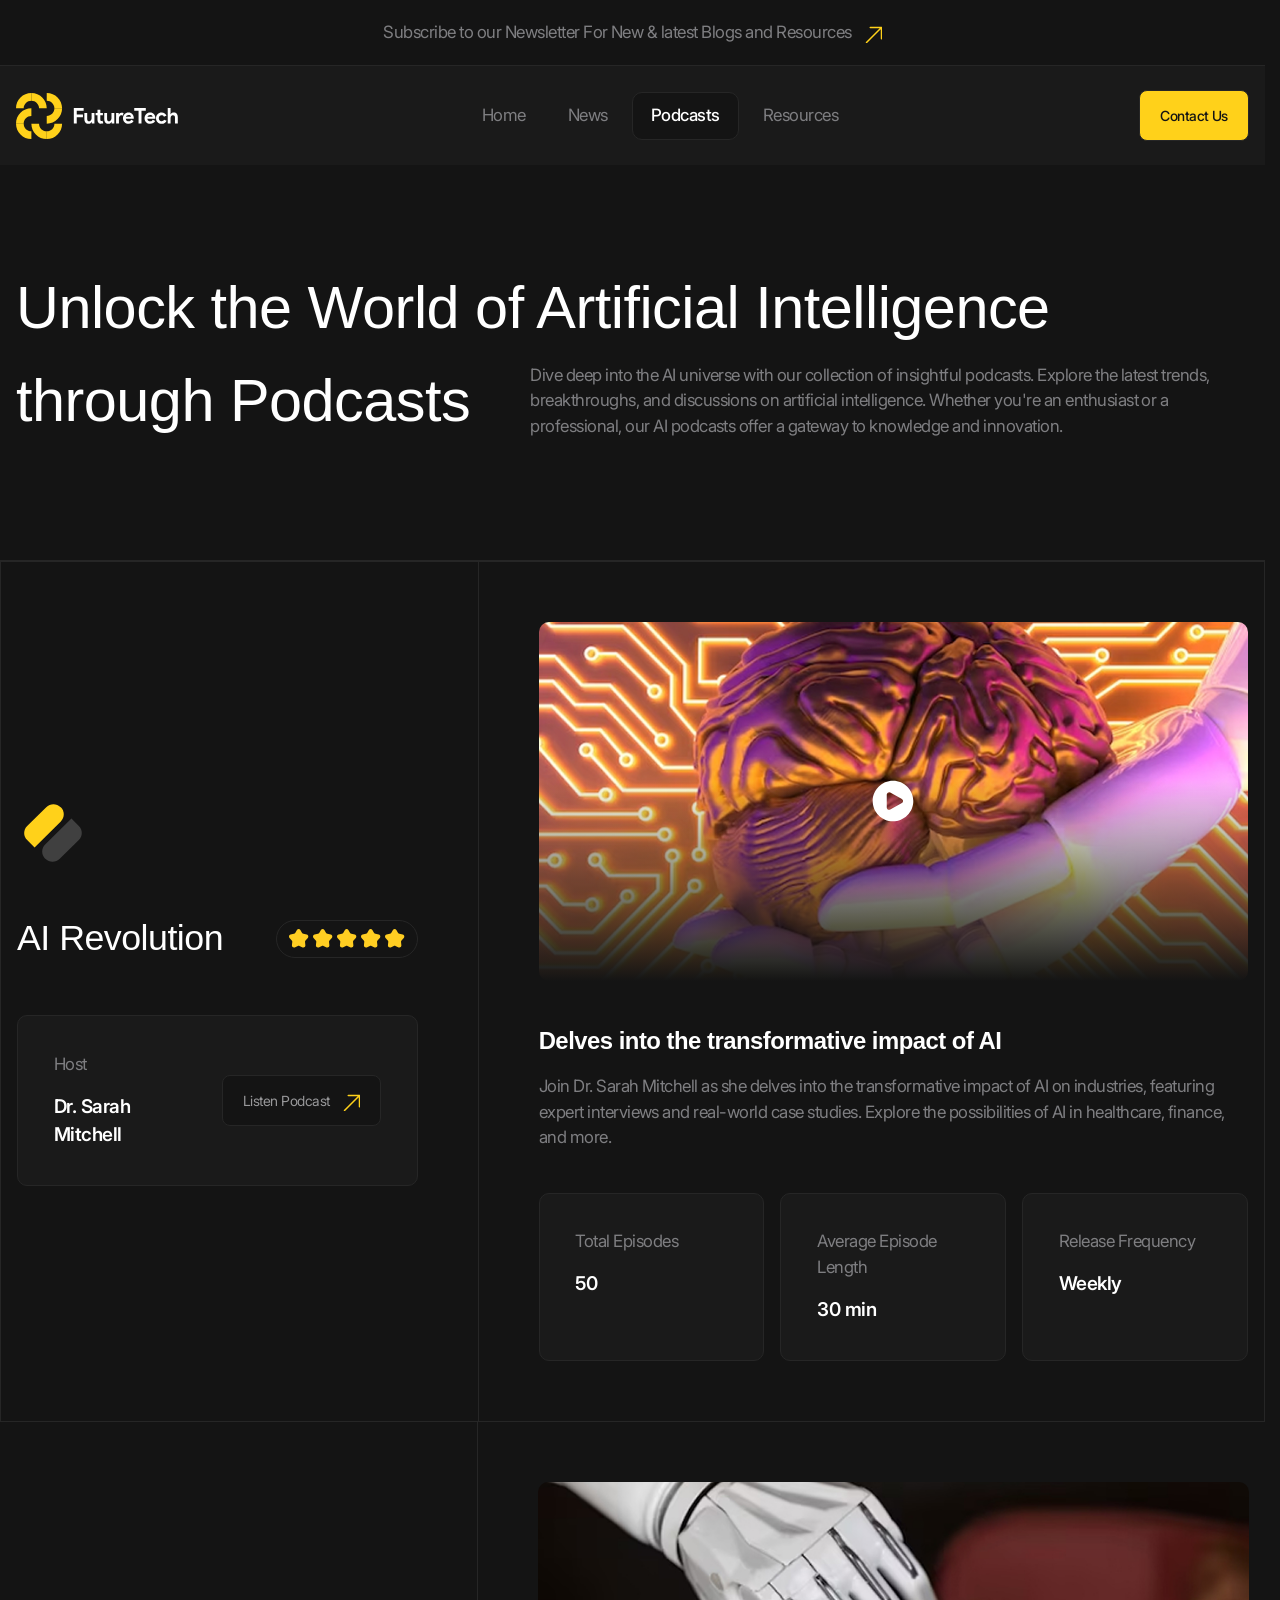
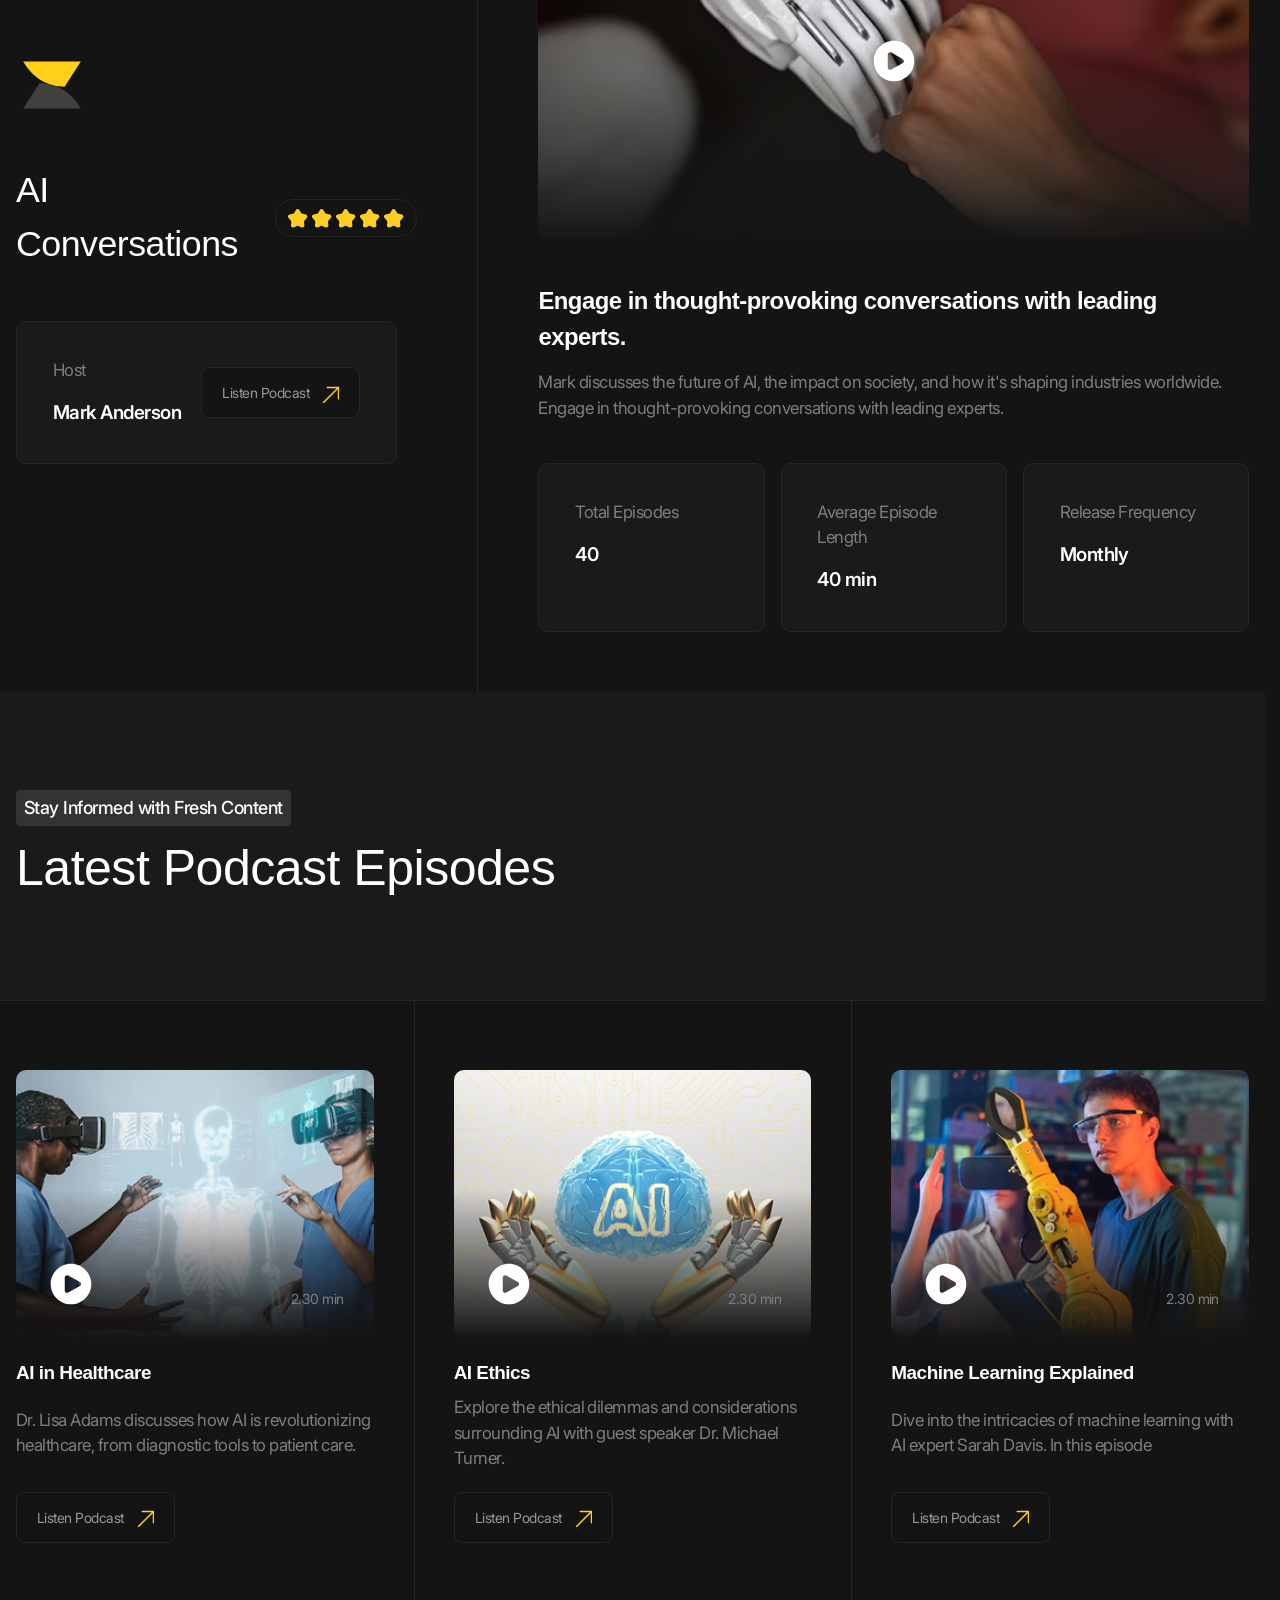
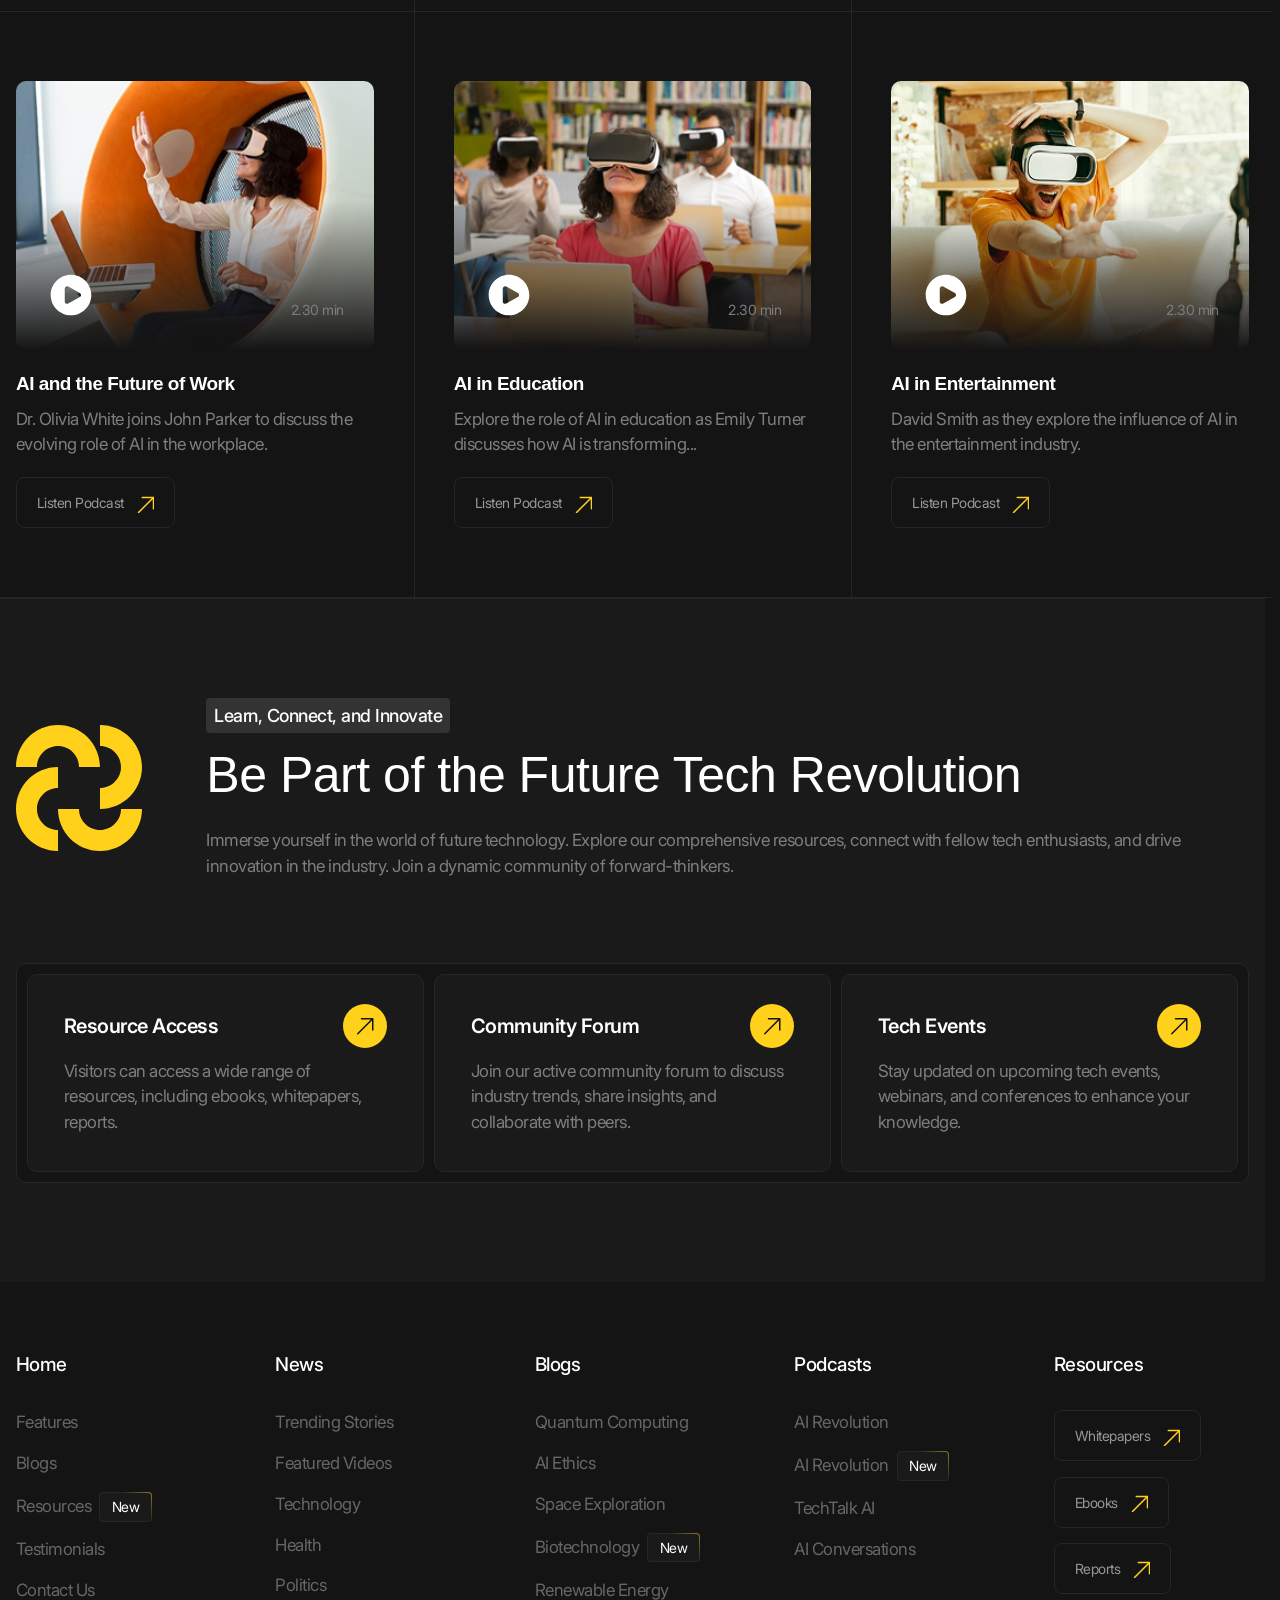
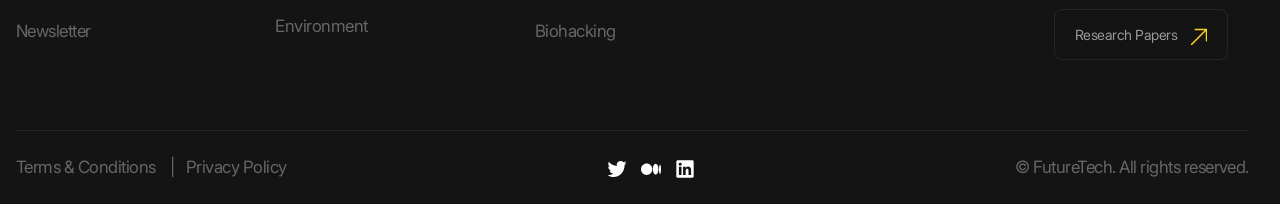
<file: podcasts.html>
<!doctype html>
<html lang="en">
  <head>
    <meta charset="UTF-8" />
    <meta name="viewport" content="width=device-width, initial-scale=1.0" />
    <title>Future Tech | Podcasts</title>
    <link rel="stylesheet" href="./styles/main.css" />
  </head>
  <body>
    <header class="header" data-js-header>
      <div class="header__promo">
        <div class="header__promo-inner container">
          <a href="/" class="header__promo-link"
            ><span class="icon icon--yellow-arrow"
              >Subscribe to our Newsletter For New & latest Blogs and Resources</span
            ></a
          >
        </div>
      </div>
      <div class="header__body">
        <div class="header__body-inner container">
          <a href="/" title="Home" aria-label="Home" class="header__logo logo">
            <img src="./icons/Logo.svg" width="179" height="50" alt="" class="logo__image" />
          </a>
          <div class="header__overlay" data-js-header-overlay>
            <nav class="header__menu">
              <ul class="header__menu-list">
                <li class="header__menu-item">
                  <a href="./index.html" class="header__menu-link">Home</a>
                </li>
                <li class="header__menu-item">
                  <a href="./news.html" class="header__menu-link">News</a>
                </li>
                <li class="header__menu-item">
                  <a href="./podcasts.html" class="header__menu-link is-active">Podcasts</a>
                </li>
                <li class="header__menu-item">
                  <a href="./resources.html" class="header__menu-link">Resources</a>
                </li>
              </ul>
            </nav>
            <a href="./contacts.html" class="header__contact-us-link button button--accent"
              >Contact Us</a
            >
          </div>
          <button
            class="header__burger-button burger-button visible-mobile"
            type="button"
            aria-label="Open Menu"
            title="Open Menu"
            data-js-header-burger-button>
            <span class="burger-button__line"></span>
            <span class="burger-button__line"></span>
            <span class="burger-button__line"></span>
          </button>
        </div>
      </div>
    </header>
    <main>
      <section class="hero-alt" aria-labelledby="podcasts-title">
        <header class="hero-alt__header">
          <div class="hero-alt__header-inner container">
            <h1 class="hero-alt__title" id="podcasts-title">
              Unlock the World of Artificial Intelligence
              <span class="hero-alt__title-hidden-part">through Podcasts</span>
            </h1>
            <p class="hero-alt__subtitle h1 hidden-mobile" aria-hidden="true">through Podcasts</p>
            <p class="hero-alt__description">
              Dive deep into the AI universe with our collection of insightful podcasts. Explore the
              latest trends, breakthroughs, and discussions on artificial intelligence. Whether
              you're an enthusiast or a professional, our AI podcasts offer a gateway to knowledge
              and innovation.
            </p>
          </div>
        </header>
        <div class="hero-alt__body">
          <ul class="list">
            <li class="list__item">
              <div class="card container">
                <div class="card__preview">
                  <div class="card__preview-main">
                    <img
                      src="./images/resources/3.svg"
                      width="80"
                      height="80"
                      loading="lazy"
                      alt=""
                      class="card__preview-icon" />
                    <div class="card__preview-info">
                      <h2 class="card__preview-title h3">AI Revolution</h2>

                      <div class="card__rating-view rating-view" aria-label="Rating" title="Rating">
                        <div class="rating-view__star is-active"></div>
                        <div class="rating-view__star is-active"></div>
                        <div class="rating-view__star is-active"></div>
                        <div class="rating-view__star is-active"></div>
                        <div class="rating-view__star is-active"></div>
                      </div>
                    </div>
                  </div>

                  <div class="card__preview-extra">
                    <div class="card__cell tile">
                      <h3 class="card__cell-subtitle">Host</h3>
                      <p class="card__cell-title h6">Dr. Sarah Mitchell</p>

                      <a href="/" class="card__cell-link button">
                        <span class="icon icon--yellow-arrow">Listen Podcast</span>
                      </a>
                    </div>
                  </div>
                </div>
                <div class="card__body">
                  <div class="card__grid card__grid--3-cols">
                    <div class="card__cell card__cell--wide">
                      <div class="video-player" data-js-video-player>
                        <video
                          src="./videos/example.mp4"
                          poster="./images/videos/details-3.jpg"
                          width="917"
                          height="412"
                          class="video-player__video"
                          data-js-video-player-video></video>
                        <div
                          class="video-player__panel video-player__panel--center is-active"
                          data-js-video-player-panel>
                          <button
                            class="video-player__play-button"
                            type="button"
                            aria-label="Play Video"
                            title="Play Video"
                            data-js-video-player-play-button>
                            <svg
                              width="70"
                              height="70"
                              viewBox="0 0 70 70"
                              fill="none"
                              xmlns="http://www.w3.org/2000/svg">
                              <path
                                fill-rule="evenodd"
                                clip-rule="evenodd"
                                d="M6.5625 35C6.5625 19.2944 19.2944 6.5625 35 6.5625C50.7056 6.5625 63.4375 19.2944 63.4375 35C63.4375 50.7056 50.7056 63.4375 35 63.4375C19.2944 63.4375 6.5625 50.7056 6.5625 35ZM47.4663 32.1318C49.7167 33.382 49.7167 36.6183 47.4663 37.8685L31.1248 46.9471C28.9377 48.1621 26.25 46.5807 26.25 44.0788V25.9215C26.25 23.4196 28.9377 21.8381 31.1248 23.0531L47.4663 32.1318Z"
                                fill="white" />
                            </svg>
                          </button>
                        </div>
                      </div>
                    </div>
                    <div class="card__cell card__cell--wide">
                      <h3 class="card__cell-title h4">
                        Delves into the transformative impact of AI
                      </h3>
                      <p class="card__cell-description">
                        Join Dr. Sarah Mitchell as she delves into the transformative impact of AI
                        on industries, featuring expert interviews and real-world case studies.
                        Explore the possibilities of AI in healthcare, finance, and more.
                      </p>
                    </div>
                    <div class="card__cell tile">
                      <p class="card__cell-title">Total Episodes</p>
                      <p class="card__cell-description h6">50</p>
                    </div>
                    <div class="card__cell tile">
                      <p class="card__cell-title">Average Episode Length</p>
                      <p class="card__cell-description h6">30 min</p>
                    </div>
                    <div class="card__cell tile">
                      <p class="card__cell-title">Release Frequency</p>
                      <p class="card__cell-description h6">Weekly</p>
                    </div>
                  </div>
                </div>
              </div>
            </li>
            <li class="list__item">
              <div class="card container">
                <div class="card__preview">
                  <div class="card__preview-main">
                    <img
                      src="./images/resources/4.svg"
                      width="80"
                      height="80"
                      loading="lazy"
                      alt=""
                      class="card__preview-icon" />
                    <div class="card__preview-info">
                      <h2 class="card__preview-title h3">AI Conversations</h2>

                      <div class="card__rating-view rating-view" aria-label="Rating" title="Rating">
                        <div class="rating-view__star is-active"></div>
                        <div class="rating-view__star is-active"></div>
                        <div class="rating-view__star is-active"></div>
                        <div class="rating-view__star is-active"></div>
                        <div class="rating-view__star is-active"></div>
                      </div>
                    </div>
                  </div>

                  <div class="card__preview-extra">
                    <div class="card__cell tile">
                      <h3 class="card__cell-subtitle">Host</h3>
                      <p class="card__cell-title h6">Mark Anderson</p>

                      <a href="/" class="card__cell-link button">
                        <span class="icon icon--yellow-arrow">Listen Podcast</span>
                      </a>
                    </div>
                  </div>
                </div>
                <div class="card__body">
                  <div class="card__grid card__grid--3-cols">
                    <div class="card__cell card__cell--wide">
                      <div class="video-player" data-js-video-player>
                        <video
                          src="./videos/example.mp4"
                          poster="./images/videos/details-4.jpg"
                          width="917"
                          height="412"
                          class="video-player__video"
                          data-js-video-player-video></video>
                        <div
                          class="video-player__panel video-player__panel--center is-active"
                          data-js-video-player-panel>
                          <button
                            class="video-player__play-button"
                            type="button"
                            aria-label="Play Video"
                            title="Play Video"
                            data-js-video-player-play-button>
                            <svg
                              width="70"
                              height="70"
                              viewBox="0 0 70 70"
                              fill="none"
                              xmlns="http://www.w3.org/2000/svg">
                              <path
                                fill-rule="evenodd"
                                clip-rule="evenodd"
                                d="M6.5625 35C6.5625 19.2944 19.2944 6.5625 35 6.5625C50.7056 6.5625 63.4375 19.2944 63.4375 35C63.4375 50.7056 50.7056 63.4375 35 63.4375C19.2944 63.4375 6.5625 50.7056 6.5625 35ZM47.4663 32.1318C49.7167 33.382 49.7167 36.6183 47.4663 37.8685L31.1248 46.9471C28.9377 48.1621 26.25 46.5807 26.25 44.0788V25.9215C26.25 23.4196 28.9377 21.8381 31.1248 23.0531L47.4663 32.1318Z"
                                fill="white" />
                            </svg>
                          </button>
                        </div>
                      </div>
                    </div>
                    <div class="card__cell card__cell--wide">
                      <h3 class="card__cell-title h4">
                        Engage in thought-provoking conversations with leading experts.
                      </h3>
                      <p class="card__cell-description">
                        Mark discusses the future of AI, the impact on society, and how it's shaping
                        industries worldwide. Engage in thought-provoking conversations with leading
                        experts.
                      </p>
                    </div>
                    <div class="card__cell tile">
                      <p class="card__cell-title">Total Episodes</p>
                      <p class="card__cell-description h6">40</p>
                    </div>
                    <div class="card__cell tile">
                      <p class="card__cell-title">Average Episode Length</p>
                      <p class="card__cell-description h6">40 min</p>
                    </div>
                    <div class="card__cell tile">
                      <p class="card__cell-title">Release Frequency</p>
                      <p class="card__cell-description h6">Monthly</p>
                    </div>
                  </div>
                </div>
              </div>
            </li>
          </ul>
        </div>
      </section>
      <section class="section" aria-labelledby="videos-title">
        <header class="section__header">
          <div class="section__header-inner container">
            <div class="section__header-info">
              <p class="section__header-subtitle tag">Stay Informed with Fresh Content</p>
              <h2 class="section__title" id="news-tabs-title">Latest Podcast Episodes</h2>
            </div>
          </div>
        </header>
        <div class="section__body">
          <ul class="bordered-grid bordered-grid--3-cols container">
            <li class="bordered-grid__item">
              <div class="video-card">
                <div class="video-card__player video-player" data-js-video-player>
                  <video
                    src="./videos/example.mp4"
                    poster="./images/video-content/poster-1.jpg"
                    width="470"
                    height="290"
                    class="video-player__video video-player__video--small"
                    data-js-video-player-video></video>
                  <div class="video-player__panel is-active" data-js-video-player-panel>
                    <button
                      class="video-player__play-button"
                      type="button"
                      aria-label="Play Video"
                      title="Play Video"
                      data-js-video-player-play-button>
                      <svg
                        width="70"
                        height="70"
                        viewBox="0 0 70 70"
                        fill="none"
                        xmlns="http://www.w3.org/2000/svg">
                        <path
                          fill-rule="evenodd"
                          clip-rule="evenodd"
                          d="M6.5625 35C6.5625 19.2944 19.2944 6.5625 35 6.5625C50.7056 6.5625 63.4375 19.2944 63.4375 35C63.4375 50.7056 50.7056 63.4375 35 63.4375C19.2944 63.4375 6.5625 50.7056 6.5625 35ZM47.4663 32.1318C49.7167 33.382 49.7167 36.6183 47.4663 37.8685L31.1248 46.9471C28.9377 48.1621 26.25 46.5807 26.25 44.0788V25.9215C26.25 23.4196 28.9377 21.8381 31.1248 23.0531L47.4663 32.1318Z"
                          fill="white" />
                      </svg>
                    </button>
                    <div class="video-player__duration">2.30 min</div>
                  </div>
                </div>
                <div class="video-card__body">
                  <h3 class="video-card__title h6">AI in Healthcare</h3>
                  <div class="video-card__description">
                    <p>
                      Dr. Lisa Adams discusses how AI is revolutionizing healthcare, from diagnostic
                      tools to patient care.
                    </p>
                  </div>
                </div>
                <a href="./podcasts.html" class="video-card__link button">
                  <span class="icon icon--yellow-arrow">Listen Podcast</span>
                </a>
              </div>
            </li>

            <li class="bordered-grid__item">
              <div class="video-card">
                <div class="video-card__player video-player" data-js-video-player>
                  <video
                    src="./videos/example.mp4"
                    poster="./images/video-content/poster-2.jpg"
                    width="470"
                    height="290"
                    class="video-player__video video-player__video--small"
                    data-js-video-player-video></video>
                  <div class="video-player__panel is-active" data-js-video-player-panel>
                    <button
                      class="video-player__play-button"
                      type="button"
                      aria-label="Play Video"
                      title="Play Video"
                      data-js-video-player-play-button>
                      <svg
                        width="70"
                        height="70"
                        viewBox="0 0 70 70"
                        fill="none"
                        xmlns="http://www.w3.org/2000/svg">
                        <path
                          fill-rule="evenodd"
                          clip-rule="evenodd"
                          d="M6.5625 35C6.5625 19.2944 19.2944 6.5625 35 6.5625C50.7056 6.5625 63.4375 19.2944 63.4375 35C63.4375 50.7056 50.7056 63.4375 35 63.4375C19.2944 63.4375 6.5625 50.7056 6.5625 35ZM47.4663 32.1318C49.7167 33.382 49.7167 36.6183 47.4663 37.8685L31.1248 46.9471C28.9377 48.1621 26.25 46.5807 26.25 44.0788V25.9215C26.25 23.4196 28.9377 21.8381 31.1248 23.0531L47.4663 32.1318Z"
                          fill="white" />
                      </svg>
                    </button>
                    <div class="video-player__duration">2.30 min</div>
                  </div>
                </div>
                <div class="video-card__body">
                  <h3 class="video-card__title h6">AI Ethics</h3>
                  <div class="video-card__description">
                    <p>
                      Explore the ethical dilemmas and considerations surrounding AI with guest
                      speaker Dr. Michael Turner.
                    </p>
                  </div>
                </div>
                <a href="./podcasts.html" class="video-card__link button">
                  <span class="icon icon--yellow-arrow">Listen Podcast</span>
                </a>
              </div>
            </li>
            <li class="bordered-grid__item">
              <div class="video-card">
                <div class="video-card__player video-player" data-js-video-player>
                  <video
                    src="./videos/example.mp4"
                    poster="./images/video-content/poster-3.jpg"
                    width="470"
                    height="290"
                    class="video-player__video video-player__video--small"
                    data-js-video-player-video></video>
                  <div class="video-player__panel is-active" data-js-video-player-panel>
                    <button
                      class="video-player__play-button"
                      type="button"
                      aria-label="Play Video"
                      title="Play Video"
                      data-js-video-player-play-button>
                      <svg
                        width="70"
                        height="70"
                        viewBox="0 0 70 70"
                        fill="none"
                        xmlns="http://www.w3.org/2000/svg">
                        <path
                          fill-rule="evenodd"
                          clip-rule="evenodd"
                          d="M6.5625 35C6.5625 19.2944 19.2944 6.5625 35 6.5625C50.7056 6.5625 63.4375 19.2944 63.4375 35C63.4375 50.7056 50.7056 63.4375 35 63.4375C19.2944 63.4375 6.5625 50.7056 6.5625 35ZM47.4663 32.1318C49.7167 33.382 49.7167 36.6183 47.4663 37.8685L31.1248 46.9471C28.9377 48.1621 26.25 46.5807 26.25 44.0788V25.9215C26.25 23.4196 28.9377 21.8381 31.1248 23.0531L47.4663 32.1318Z"
                          fill="white" />
                      </svg>
                    </button>
                    <div class="video-player__duration">2.30 min</div>
                  </div>
                </div>
                <div class="video-card__body">
                  <h3 class="video-card__title h6">Machine Learning Explained</h3>
                  <div class="video-card__description">
                    <p>
                      Dive into the intricacies of machine learning with AI expert Sarah Davis. In
                      this episode
                    </p>
                  </div>
                </div>
                <a href="./podcasts.html" class="video-card__link button">
                  <span class="icon icon--yellow-arrow">Listen Podcast</span>
                </a>
              </div>
            </li>
            <li class="bordered-grid__item">
              <div class="video-card">
                <div class="video-card__player video-player" data-js-video-player>
                  <video
                    src="./videos/example.mp4"
                    poster="./images/video-content/poster-4.jpg"
                    width="470"
                    height="290"
                    class="video-player__video video-player__video--small"
                    data-js-video-player-video></video>
                  <div class="video-player__panel is-active" data-js-video-player-panel>
                    <button
                      class="video-player__play-button"
                      type="button"
                      aria-label="Play Video"
                      title="Play Video"
                      data-js-video-player-play-button>
                      <svg
                        width="70"
                        height="70"
                        viewBox="0 0 70 70"
                        fill="none"
                        xmlns="http://www.w3.org/2000/svg">
                        <path
                          fill-rule="evenodd"
                          clip-rule="evenodd"
                          d="M6.5625 35C6.5625 19.2944 19.2944 6.5625 35 6.5625C50.7056 6.5625 63.4375 19.2944 63.4375 35C63.4375 50.7056 50.7056 63.4375 35 63.4375C19.2944 63.4375 6.5625 50.7056 6.5625 35ZM47.4663 32.1318C49.7167 33.382 49.7167 36.6183 47.4663 37.8685L31.1248 46.9471C28.9377 48.1621 26.25 46.5807 26.25 44.0788V25.9215C26.25 23.4196 28.9377 21.8381 31.1248 23.0531L47.4663 32.1318Z"
                          fill="white" />
                      </svg>
                    </button>
                    <div class="video-player__duration">2.30 min</div>
                  </div>
                </div>
                <div class="video-card__body">
                  <h3 class="video-card__title h6">AI and the Future of Work</h3>
                  <div class="video-card__description">
                    <p>
                      Dr. Olivia White joins John Parker to discuss the evolving role of AI in the
                      workplace.
                    </p>
                  </div>
                </div>
                <a href="./podcasts.html" class="video-card__link button">
                  <span class="icon icon--yellow-arrow">Listen Podcast</span>
                </a>
              </div>
            </li>
            <li class="bordered-grid__item">
              <div class="video-card">
                <div class="video-card__player video-player" data-js-video-player>
                  <video
                    src="./videos/example.mp4"
                    poster="./images/video-content/poster-5.jpg"
                    width="470"
                    height="290"
                    class="video-player__video video-player__video--small"
                    data-js-video-player-video></video>
                  <div class="video-player__panel is-active" data-js-video-player-panel>
                    <button
                      class="video-player__play-button"
                      type="button"
                      aria-label="Play Video"
                      title="Play Video"
                      data-js-video-player-play-button>
                      <svg
                        width="70"
                        height="70"
                        viewBox="0 0 70 70"
                        fill="none"
                        xmlns="http://www.w3.org/2000/svg">
                        <path
                          fill-rule="evenodd"
                          clip-rule="evenodd"
                          d="M6.5625 35C6.5625 19.2944 19.2944 6.5625 35 6.5625C50.7056 6.5625 63.4375 19.2944 63.4375 35C63.4375 50.7056 50.7056 63.4375 35 63.4375C19.2944 63.4375 6.5625 50.7056 6.5625 35ZM47.4663 32.1318C49.7167 33.382 49.7167 36.6183 47.4663 37.8685L31.1248 46.9471C28.9377 48.1621 26.25 46.5807 26.25 44.0788V25.9215C26.25 23.4196 28.9377 21.8381 31.1248 23.0531L47.4663 32.1318Z"
                          fill="white" />
                      </svg>
                    </button>
                    <div class="video-player__duration">2.30 min</div>
                  </div>
                </div>
                <div class="video-card__body">
                  <h3 class="video-card__title h6">AI in Education</h3>
                  <div class="video-card__description">
                    <p>
                      Explore the role of AI in education as Emily Turner discusses how AI is
                      transforming...
                    </p>
                  </div>
                </div>
                <a href="./podcasts.html" class="video-card__link button">
                  <span class="icon icon--yellow-arrow">Listen Podcast</span>
                </a>
              </div>
            </li>
            <li class="bordered-grid__item">
              <div class="video-card">
                <div class="video-card__player video-player" data-js-video-player>
                  <video
                    src="./videos/example.mp4"
                    poster="./images/video-content/poster-6.jpg"
                    width="470"
                    height="290"
                    class="video-player__video video-player__video--small"
                    data-js-video-player-video></video>
                  <div class="video-player__panel is-active" data-js-video-player-panel>
                    <button
                      class="video-player__play-button"
                      type="button"
                      aria-label="Play Video"
                      title="Play Video"
                      data-js-video-player-play-button>
                      <svg
                        width="70"
                        height="70"
                        viewBox="0 0 70 70"
                        fill="none"
                        xmlns="http://www.w3.org/2000/svg">
                        <path
                          fill-rule="evenodd"
                          clip-rule="evenodd"
                          d="M6.5625 35C6.5625 19.2944 19.2944 6.5625 35 6.5625C50.7056 6.5625 63.4375 19.2944 63.4375 35C63.4375 50.7056 50.7056 63.4375 35 63.4375C19.2944 63.4375 6.5625 50.7056 6.5625 35ZM47.4663 32.1318C49.7167 33.382 49.7167 36.6183 47.4663 37.8685L31.1248 46.9471C28.9377 48.1621 26.25 46.5807 26.25 44.0788V25.9215C26.25 23.4196 28.9377 21.8381 31.1248 23.0531L47.4663 32.1318Z"
                          fill="white" />
                      </svg>
                    </button>
                    <div class="video-player__duration">2.30 min</div>
                  </div>
                </div>
                <div class="video-card__body">
                  <h3 class="video-card__title h6">AI in Entertainment</h3>
                  <div class="video-card__description">
                    <p>
                      David Smith as they explore the influence of AI in the entertainment industry.
                    </p>
                  </div>
                </div>
                <a href="./podcasts.html" class="video-card__link button">
                  <span class="icon icon--yellow-arrow">Listen Podcast</span>
                </a>
              </div>
            </li>
          </ul>
        </div>
      </section>
      <section class="about" aria-labelledby="about-title">
        <div class="about__inner container">
          <header class="about__header">
            <img
              src="./images/about/Logo-icon.svg"
              width="150"
              height="150"
              loading="lazy"
              alt=""
              class="about__icon" />
            <div class="about__info">
              <p class="about__subtitle tag">Learn, Connect, and Innovate</p>
              <h2 class="about__title" id="about-title">Be Part of the Future Tech Revolution</h2>
            </div>
            <div class="about__description">
              <p>
                Immerse yourself in the world of future technology. Explore our comprehensive
                resources, connect with fellow tech enthusiasts, and drive innovation in the
                industry. Join a dynamic community of forward-thinkers.
              </p>
            </div>
          </header>
          <ul class="about__list">
            <li class="about__item">
              <a href="/" class="about-card tile">
                <h3 class="about-card__title circle-icon">Resource Access</h3>
                <div class="about-card-description">
                  <p>
                    Visitors can access a wide range of resources, including ebooks, whitepapers,
                    reports.
                  </p>
                </div>
              </a>
            </li>
            <li class="about__item">
              <a href="/" class="about-card tile">
                <h3 class="about-card__title circle-icon">Community Forum</h3>
                <div class="about-card-description">
                  <p>
                    Join our active community forum to discuss industry trends, share insights, and
                    collaborate with peers.
                  </p>
                </div>
              </a>
            </li>
            <li class="about__item">
              <a href="/" class="about-card tile">
                <h3 class="about-card__title circle-icon">Tech Events</h3>
                <div class="about-card-description">
                  <p>
                    Stay updated on upcoming tech events, webinars, and conferences to enhance your
                    knowledge.
                  </p>
                </div>
              </a>
            </li>
          </ul>
        </div>
      </section>
    </main>
    <footer class="footer">
      <div class="footer__inner container">
        <div class="footer__body">
          <nav class="footer__menu">
            <div class="footer__menu-column">
              <a href="/" class="footer__menu-main-link">Home</a>
              <ul class="footer__menu-list">
                <li class="footer__menu-item">
                  <a href="/" class="footer__menu-link">Features </a>
                </li>
                <li class="footer__menu-item">
                  <a href="/" class="footer__menu-link">Blogs</a>
                </li>
                <li class="footer__menu-item">
                  <a href="/" class="footer__menu-link">Resources</a>
                  <span class="badge">New</span>
                </li>
                <li class="footer__menu-item">
                  <a href="/" class="footer__menu-link">Testimonials</a>
                </li>
                <li class="footer__menu-item">
                  <a href="/" class="footer__menu-link">Contact Us</a>
                </li>
                <li class="footer__menu-item">
                  <a href="/" class="footer__menu-link">Newsletter</a>
                </li>
              </ul>
            </div>
            <div class="footer__menu-column">
              <a href="./news.html" class="footer__menu-main-link">News</a>
              <ul class="footer__menu-list">
                <li class="footer__menu-item">
                  <a href="/" class="footer__menu-link">Trending Stories</a>
                </li>
                <li class="footer__menu-item">
                  <a href="/" class="footer__menu-link">Featured Videos</a>
                </li>
                <li class="footer__menu-item">
                  <a href="/" class="footer__menu-link">Technology</a>
                </li>
                <li class="footer__menu-item">
                  <a href="/" class="footer__menu-link">Health</a>
                </li>
                <li class="footer__menu-item">
                  <a href="/" class="footer__menu-link">Politics</a>
                </li>
                <li class="footer__menu-item">
                  <a href="/" class="footer__menu-link">Environment</a>
                </li>
              </ul>
            </div>
            <div class="footer__menu-column">
              <a href="./blog.html" class="footer__menu-main-link">Blogs</a>
              <ul class="footer__menu-list">
                <li class="footer__menu-item">
                  <a href="/" class="footer__menu-link">Quantum Computing</a>
                </li>
                <li class="footer__menu-item">
                  <a href="/" class="footer__menu-link">AI Ethics</a>
                </li>
                <li class="footer__menu-item">
                  <a href="/" class="footer__menu-link">Space Exploration</a>
                </li>
                <li class="footer__menu-item">
                  <a href="/" class="footer__menu-link">Biotechnology</a>
                  <span class="badge">New</span>
                </li>
                <li class="footer__menu-item">
                  <a href="/" class="footer__menu-link">Renewable Energy</a>
                </li>
                <li class="footer__menu-item">
                  <a href="/" class="footer__menu-link">Biohacking</a>
                </li>
              </ul>
            </div>
            <div class="footer__menu-column">
              <a href="./podcasts.html" class="footer__menu-main-link">Podcasts</a>
              <ul class="footer__menu-list">
                <li class="footer__menu-item">
                  <a href="/" class="footer__menu-link">AI Revolution</a>
                </li>
                <li class="footer__menu-item">
                  <a href="/" class="footer__menu-link">AI Revolution</a>
                  <span class="badge">New</span>
                </li>
                <li class="footer__menu-item">
                  <a href="/" class="footer__menu-link">TechTalk AI</a>
                </li>
                <li class="footer__menu-item">
                  <a href="/" class="footer__menu-link">AI Conversations</a>
                </li>
              </ul>
            </div>
            <div class="footer__menu-column">
              <a href="/" class="footer__menu-main-link">Resources</a>
              <ul class="footer__menu-list">
                <li class="footer__menu-item">
                  <a href="/" class="footer__menu-link button"
                    ><span class="icon icon--yellow-arrow">Whitepapers</span></a
                  >
                </li>
                <li class="footer__menu-item">
                  <a href="/" class="footer__menu-link button"
                    ><span class="icon icon--yellow-arrow">Ebooks</span></a
                  >
                </li>
                <li class="footer__menu-item">
                  <a href="/" class="footer__menu-link button"
                    ><span class="icon icon--yellow-arrow">Reports</span></a
                  >
                </li>
                <li class="footer__menu-item">
                  <a href="/" class="footer__menu-link button"
                    ><span class="icon icon--yellow-arrow">Research Papers</span></a
                  >
                </li>
              </ul>
            </div>
          </nav>
        </div>
        <div class="footer__extra">
          <div class="footer__extra-menu">
            <ul class="footer__extra-menu-list">
              <li class="footer__extra-menu-item">
                <a href="/" class="footer__extra-menu-link"> Terms & Conditions </a>
              </li>
              <li class="footer__extra-menu-item">
                <a href="/" class="footer__extra-menu-link"> Privacy Policy </a>
              </li>
            </ul>
          </div>
          <div class="footer__soc1als soc1als">
            <ul class="soc1als__list">
              <li class="soc1als__item">
                <a
                  href=""
                  class="soc1als__link"
                  target="_blank"
                  aria-label="Twitter"
                  title="Twitter">
                  <svg
                    width="24"
                    height="24"
                    viewBox="0 0 24 24"
                    fill="none"
                    xmlns="http://www.w3.org/2000/svg">
                    <path
                      d="M21.0571 7.18114C21.0664 7.39235 21.0664 7.59395 21.0664 7.80515C21.0756 14.2084 16.3712 21.6004 7.76793 21.6004C5.23048 21.6004 2.73933 20.842 0.600098 19.4212C0.970528 19.4692 1.34096 19.4884 1.71139 19.4884C3.81358 19.4884 5.86021 18.7588 7.51789 17.4052C5.51756 17.3668 3.75802 16.0132 3.14681 14.0356C3.85063 14.1796 4.57296 14.1508 5.25826 13.9492C3.08198 13.5076 1.51691 11.5204 1.50765 9.20675C1.50765 9.18755 1.50765 9.16835 1.50765 9.14915C2.15591 9.52355 2.88751 9.73475 3.62837 9.75395C1.58174 8.33315 0.942746 5.50114 2.18369 3.28353C4.5637 6.31714 8.06427 8.15075 11.8241 8.35235C11.4445 6.67234 11.9631 4.90594 13.1762 3.71553C15.0561 1.88193 18.0196 1.97793 19.7977 3.92673C20.8441 3.71553 21.8535 3.31233 22.7704 2.74593C22.4185 3.86913 21.6869 4.81954 20.7145 5.42434C21.6406 5.30914 22.5481 5.04994 23.4001 4.66594C22.7704 5.64514 21.9739 6.48994 21.0571 7.18114Z"
                      fill="white" />
                  </svg>
                </a>
              </li>
              <li class="soc1als__item">
                <a href="" class="soc1als__link" target="_blank" aria-label="Medium" title="Medium">
                  <svg
                    width="24"
                    height="24"
                    viewBox="0 0 24 24"
                    fill="none"
                    xmlns="http://www.w3.org/2000/svg">
                    <path
                      d="M13.5374 12.2281C13.5374 15.9988 10.5069 19.0556 6.76883 19.0556C3.03073 19.0556 0 15.9981 0 12.2281C0 8.45806 3.0305 5.40039 6.76883 5.40039C10.5072 5.40039 13.5374 8.45737 13.5374 12.2281Z"
                      fill="white" />
                    <path
                      d="M20.9627 12.2285C20.9627 15.7778 19.4474 18.6563 17.5783 18.6563C15.7091 18.6563 14.1938 15.7778 14.1938 12.2285C14.1938 8.67922 15.7089 5.80078 17.578 5.80078C19.4472 5.80078 20.9625 8.67829 20.9625 12.2285"
                      fill="white" />
                    <path
                      d="M24 12.228C24 15.4073 23.4672 17.9862 22.8097 17.9862C22.1522 17.9862 21.6196 15.408 21.6196 12.228C21.6196 9.04797 22.1525 6.46973 22.8097 6.46973C23.467 6.46973 24 9.04774 24 12.228Z"
                      fill="white" />
                  </svg>
                </a>
              </li>
              <li class="soc1als__item">
                <a
                  href=""
                  class="soc1als__link"
                  target="_blank"
                  aria-label="LinkedIn"
                  title="LinkedIn">
                  <svg
                    width="24"
                    height="24"
                    viewBox="0 0 24 24"
                    fill="none"
                    xmlns="http://www.w3.org/2000/svg">
                    <path
                      d="M20.8647 1.59961H3.13554C2.72832 1.59961 2.33777 1.76138 2.04982 2.04933C1.76187 2.33728 1.6001 2.72783 1.6001 3.13505V20.8642C1.6001 21.2714 1.76187 21.6619 2.04982 21.9499C2.33777 22.2378 2.72832 22.3996 3.13554 22.3996H20.8647C21.2719 22.3996 21.6624 22.2378 21.9504 21.9499C22.2383 21.6619 22.4001 21.2714 22.4001 20.8642V3.13505C22.4001 2.72783 22.2383 2.33728 21.9504 2.04933C21.6624 1.76138 21.2719 1.59961 20.8647 1.59961ZM7.79965 19.3186H4.67243V9.38516H7.79965V19.3186ZM6.23388 8.00861C5.87915 8.00661 5.53296 7.89958 5.239 7.70102C4.94504 7.50246 4.71649 7.22127 4.58219 6.89294C4.44789 6.56461 4.41386 6.20386 4.48439 5.8562C4.55492 5.50855 4.72686 5.18958 4.9785 4.93955C5.23014 4.68952 5.5502 4.51964 5.8983 4.45134C6.2464 4.38304 6.60693 4.41939 6.93439 4.5558C7.26185 4.6922 7.54156 4.92255 7.73823 5.21778C7.9349 5.51301 8.03971 5.85988 8.03943 6.21461C8.04278 6.45211 7.99827 6.68784 7.90857 6.90777C7.81887 7.1277 7.68582 7.32732 7.51733 7.49473C7.34884 7.66215 7.14837 7.79392 6.92787 7.88221C6.70736 7.97049 6.47134 8.01348 6.23388 8.00861ZM19.3263 19.3273H16.2005V13.9005C16.2005 12.3001 15.5202 11.8061 14.642 11.8061C13.7147 11.8061 12.8047 12.5052 12.8047 13.9409V19.3273H9.67743V9.39239H12.6848V10.7689H12.7252C13.0271 10.1579 14.0844 9.11361 15.6979 9.11361C17.4428 9.11361 19.3278 10.1493 19.3278 13.1826L19.3263 19.3273Z"
                      fill="white" />
                  </svg>
                </a>
              </li>
            </ul>
          </div>
          <p class="footer__copyright">
            © <time datetime="2024"></time> FutureTech. All rights reserved.
          </p>
        </div>
      </div>
    </footer>
    <script src="./scripts/main.js" type="module" defer></script>
  </body>
</html>
</file>
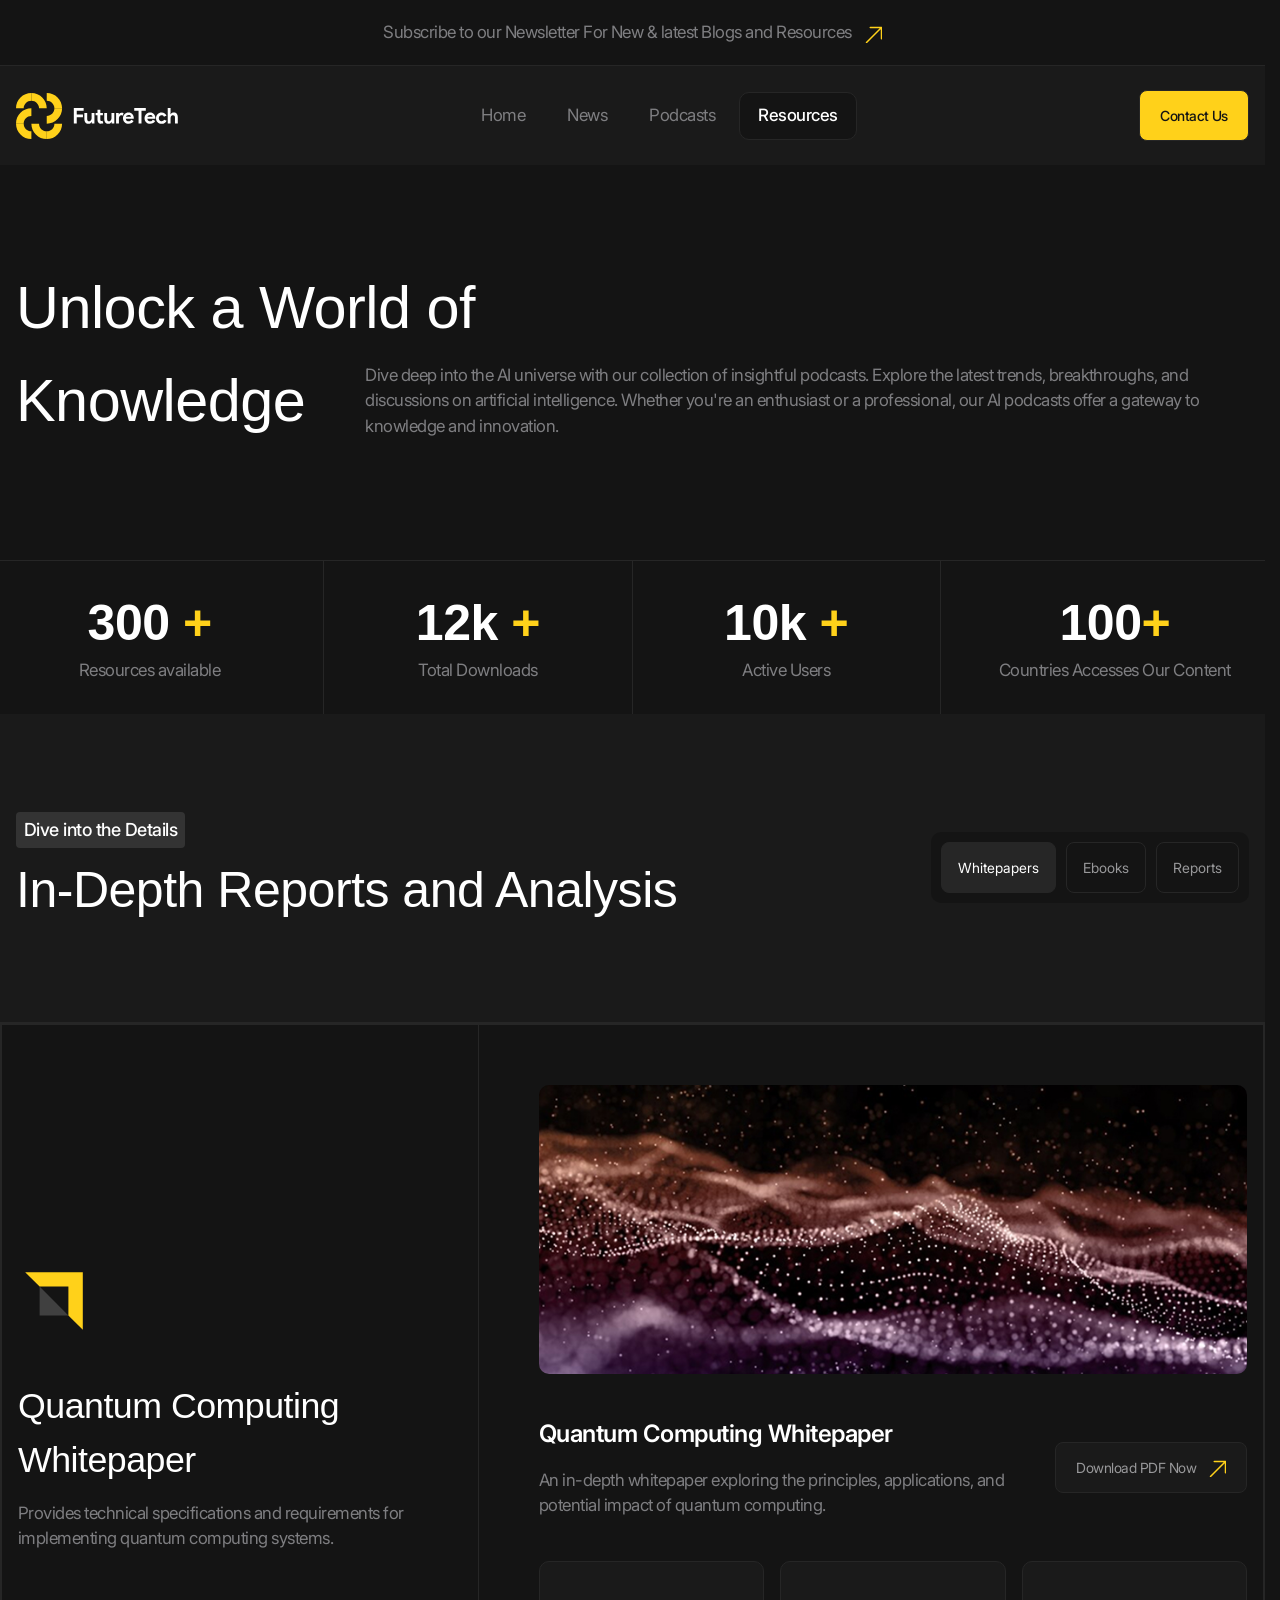
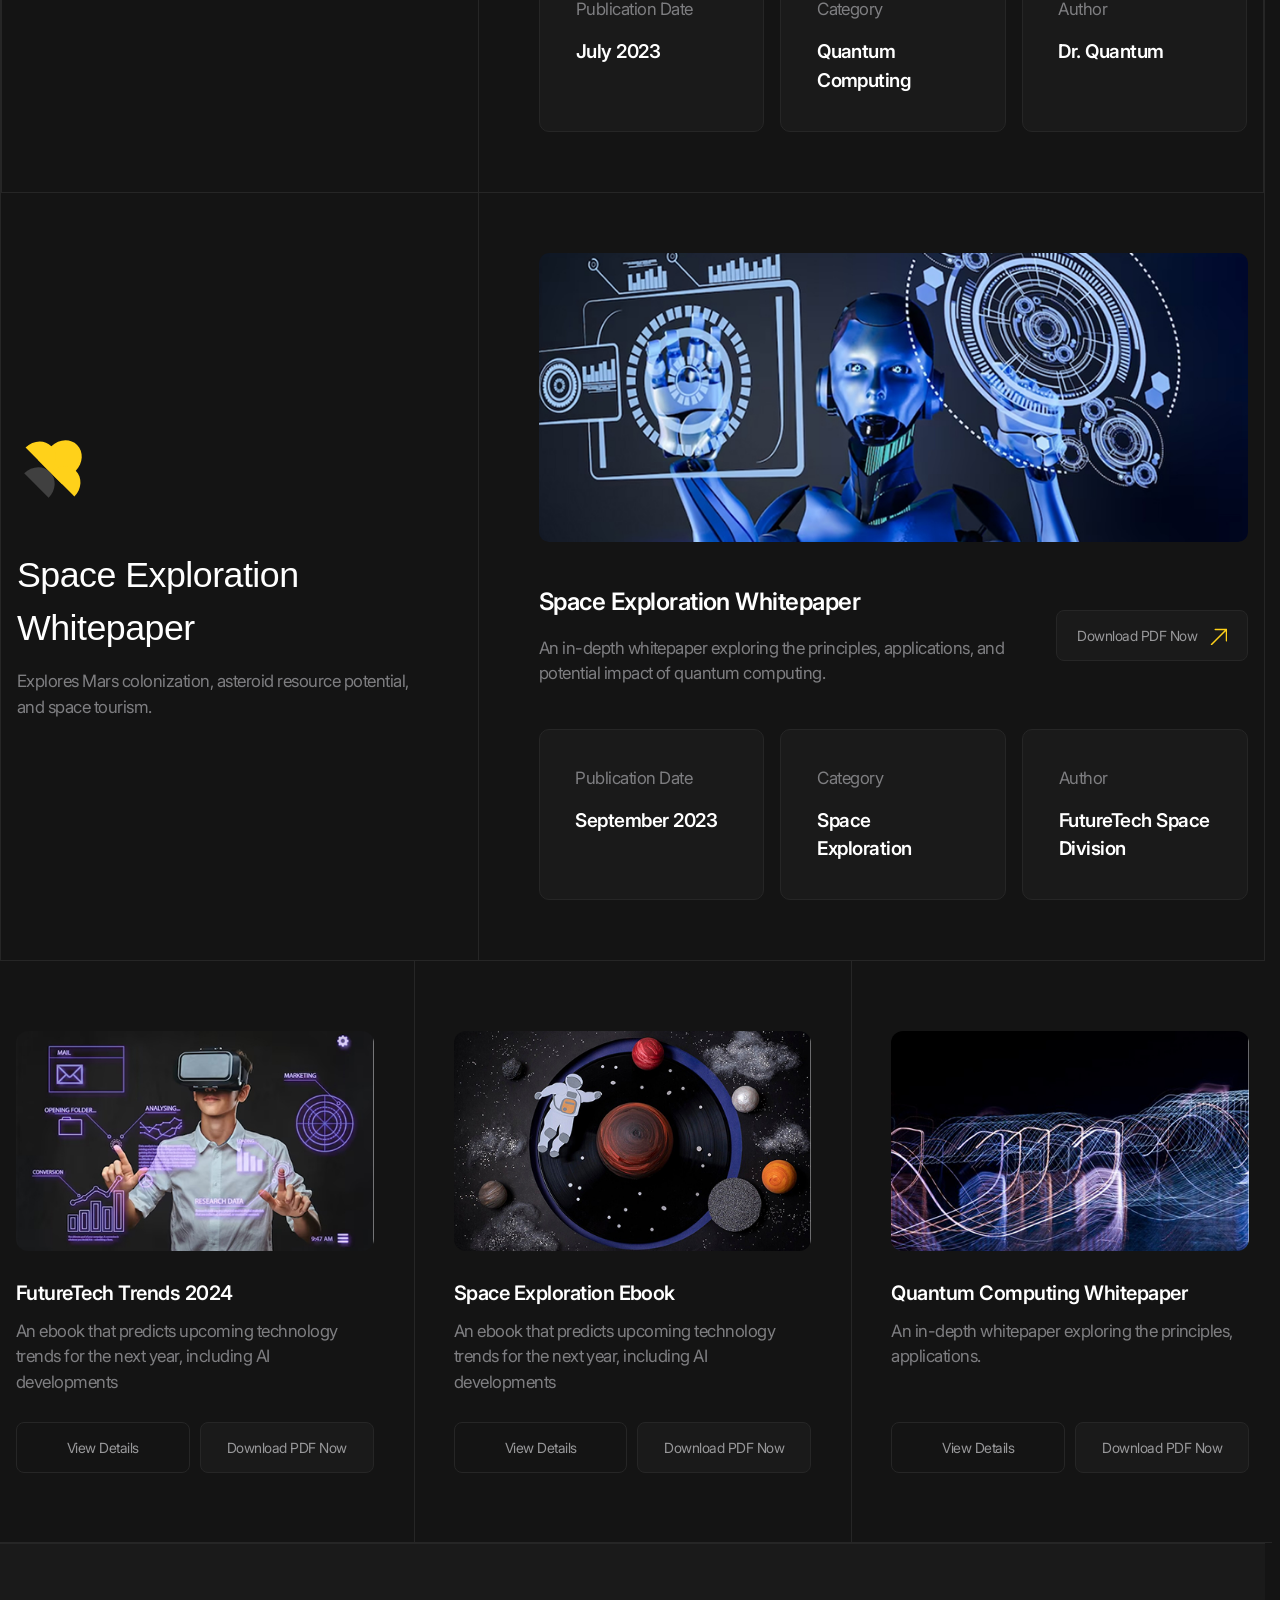
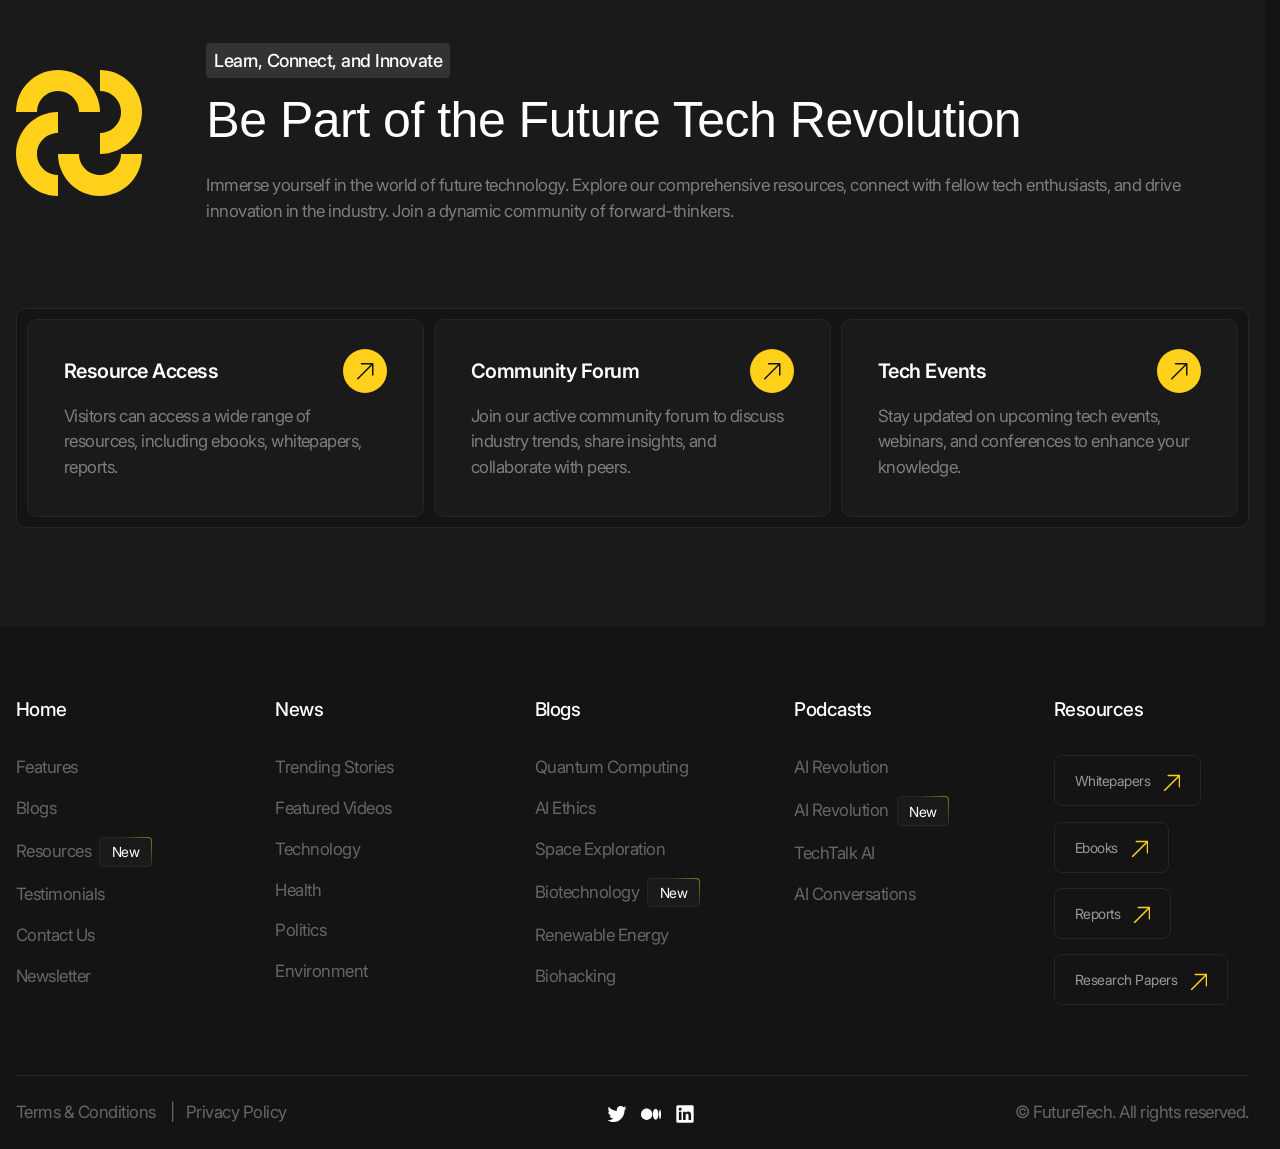
<file: resources.html>
<!doctype html>
<html lang="en">
  <head>
    <meta charset="UTF-8" />
    <meta name="viewport" content="width=device-width, initial-scale=1.0" />
    <title>Future Tech | Resources</title>
    <link rel="stylesheet" href="./styles/main.css" />
  </head>
  <body>
    <header class="header" data-js-header>
      <div class="header__promo">
        <div class="header__promo-inner container">
          <a href="/" class="header__promo-link"
            ><span class="icon icon--yellow-arrow"
              >Subscribe to our Newsletter For New & latest Blogs and Resources</span
            ></a
          >
        </div>
      </div>
      <div class="header__body">
        <div class="header__body-inner container">
          <a href="/" title="Home" aria-label="Home" class="header__logo logo">
            <img src="./icons/Logo.svg" width="179" height="50" alt="" class="logo__image" />
          </a>
          <div class="header__overlay" data-js-header-overlay>
            <nav class="header__menu">
              <ul class="header__menu-list">
                <li class="header__menu-item">
                  <a href="./index.html" class="header__menu-link">Home</a>
                </li>
                <li class="header__menu-item">
                  <a href="./news.html" class="header__menu-link">News</a>
                </li>
                <li class="header__menu-item">
                  <a href="./podcasts.html" class="header__menu-link">Podcasts</a>
                </li>
                <li class="header__menu-item">
                  <a href="./resources.html" class="header__menu-link is-active">Resources</a>
                </li>
              </ul>
            </nav>
            <a href="./contacts.html" class="header__contact-us-link button button--accent"
              >Contact Us</a
            >
          </div>
          <button
            class="header__burger-button burger-button visible-mobile"
            type="button"
            aria-label="Open Menu"
            title="Open Menu"
            data-js-header-burger-button>
            <span class="burger-button__line"></span>
            <span class="burger-button__line"></span>
            <span class="burger-button__line"></span>
          </button>
        </div>
      </div>
    </header>
    <main>
      <section class="hero-alt" aria-labelledby="resources-title">
        <header class="hero-alt__header">
          <div class="hero-alt__header-inner container">
            <h1 class="hero-alt__title" id="resources-title">
              Unlock a World of
              <span class="hero-alt__title-hidden-part">Knowledge</span>
            </h1>
            <p class="hero-alt__subtitle h1 hidden-mobile" aria-hidden="true">Knowledge</p>
            <p class="hero-alt__description">
              Dive deep into the AI universe with our collection of insightful podcasts. Explore the
              latest trends, breakthroughs, and discussions on artificial intelligence. Whether
              you're an enthusiast or a professional, our AI podcasts offer a gateway to knowledge
              and innovation.
            </p>
          </div>
        </header>
        <div class="hero-alt__body">
          <div class="metrics metrics--4-cols container">
            <dl class="metrics__list">
              <div class="metrics__item">
                <dt class="metrics__key">Resources available</dt>
                <dd class="metrics__value h2">300 <span class="metrics__plus">+</span></dd>
              </div>
              <div class="metrics__item">
                <dt class="metrics__key">Total Downloads</dt>
                <dd class="metrics__value h2">12k <span class="metrics__plus">+</span></dd>
              </div>
              <div class="metrics__item">
                <dt class="metrics__key">Active Users</dt>
                <dd class="metrics__value h2">10k <span class="metrics__plus">+</span></dd>
              </div>
              <div class="metrics__item">
                <dt class="metrics__key">Countries Accesses Our Content</dt>
                <dd class="metrics__value h2">100<span class="metrics__plus">+</span></dd>
              </div>
            </dl>
          </div>
        </div>
      </section>
      <section class="section tabs" aria-labelledby="reports-title" data-js-tabs>
        <header class="section__header">
          <div class="section__header-inner container">
            <div class="section__header-info">
              <p class="section__header-subtitle tag">Dive into the Details</p>
              <h2 class="section__title" id="reports-title">In-Depth Reports and Analysis</h2>
            </div>
            <div class="section__actions">
              <div
                class="tabs__buttons tabs__buttons--compact"
                role="tablist"
                aria-labelledby="reports-title">
                <button
                  class="tabs__button is-active"
                  id="tab-1"
                  type="button"
                  role="tab"
                  aria-controls="tabpanel-1"
                  data-js-tabs-button
                  aria-selected="true">
                  Whitepapers
                </button>
                <button
                  class="tabs__button"
                  id="tab-2"
                  type="button"
                  role="tab"
                  aria-controls="tabpanel-2"
                  data-js-tabs-button
                  aria-selected="false"
                  tabindex="-1">
                  Ebooks
                </button>
                <button
                  class="tabs__button"
                  id="tab-3"
                  type="button"
                  role="tab"
                  aria-controls="tabpanel-3"
                  data-js-tabs-button
                  aria-selected="false"
                  tabindex="-1">
                  Reports
                </button>
              </div>
            </div>
          </div>
        </header>
        <div class="section__body">
          <div class="tabs__body">
            <div
              class="tabs__content is-active"
              id="tabpanel-1"
              aria-labelledby="tab-1"
              tabindex="0"
              data-js-tabs-content>
              <ul class="list">
                <li class="list__item">
                  <div class="card container">
                    <div class="card__preview">
                      <div class="card__preview-main">
                        <img
                          src="./images/reports/decor-1.svg"
                          width="80"
                          height="80"
                          loading="lazy"
                          alt=""
                          class="card__preview-icon" />
                        <div class="card__preview-info">
                          <h3 class="card__preview-title">Quantum Computing Whitepaper</h3>
                          <div class="card__preview-description">
                            <p>
                              Provides technical specifications and requirements for implementing
                              quantum computing systems.
                            </p>
                          </div>
                        </div>
                      </div>
                    </div>
                    <div class="card__body">
                      <div class="card__grid card__grid--3-cols">
                        <div class="card__cell card__cell--wide">
                          <img
                            src="./images/reports/1.jpg"
                            width="917"
                            height="332"
                            alt=""
                            class="card__cell-image" />
                        </div>
                        <div class="card__cell card__cell--wide">
                          <h4 class="card__cell-title">Quantum Computing Whitepaper</h4>
                          <p class="card__cell-description">
                            An in-depth whitepaper exploring the principles, applications, and
                            potential impact of quantum computing.
                          </p>
                          <a href="" class="card__cell-link button button--dark-gray" download
                            ><span class="icon icon--yellow-arrow">Download PDF Now</span></a
                          >
                        </div>
                        <div class="card__cell tile">
                          <p class="card__cell-title">Publication Date</p>
                          <p class="card__cell-description h6">
                            <time datetime="2023-07-04">July 2023</time>
                          </p>
                        </div>
                        <div class="card__cell tile">
                          <p class="card__cell-title">Category</p>
                          <p class="card__cell-description h6">Quantum Computing</p>
                        </div>
                        <div class="card__cell tile">
                          <p class="card__cell-title">Author</p>
                          <p class="card__cell-description h6">Dr. Quantum</p>
                        </div>
                      </div>
                    </div>
                  </div>
                </li>
                <li class="list__item">
                  <div class="card container">
                    <div class="card__preview">
                      <div class="card__preview-main">
                        <img
                          src="./images/reports/decor-2.svg"
                          width="80"
                          height="80"
                          loading="lazy"
                          alt=""
                          class="card__preview-icon" />
                        <div class="card__preview-info">
                          <h3 class="card__preview-title">Space Exploration Whitepaper</h3>
                          <div class="card__preview-description">
                            <p>
                              Explores Mars colonization, asteroid resource potential, and space
                              tourism.
                            </p>
                          </div>
                        </div>
                      </div>
                    </div>
                    <div class="card__body">
                      <div class="card__grid card__grid--3-cols">
                        <div class="card__cell card__cell--wide">
                          <img
                            src="./images/reports/2.jpg"
                            width="917"
                            height="332"
                            alt=""
                            class="card__cell-image" />
                        </div>
                        <div class="card__cell card__cell--wide">
                          <h4 class="card__cell-title">Space Exploration Whitepaper</h4>
                          <p class="card__cell-description">
                            An in-depth whitepaper exploring the principles, applications, and
                            potential impact of quantum computing.
                          </p>
                          <a href="" class="card__cell-link button button--dark-gray" download
                            ><span class="icon icon--yellow-arrow">Download PDF Now</span></a
                          >
                        </div>
                        <div class="card__cell tile">
                          <p class="card__cell-title">Publication Date</p>
                          <p class="card__cell-description h6">
                            <time datetime="2023-09-01">September 2023</time>
                          </p>
                        </div>
                        <div class="card__cell tile">
                          <p class="card__cell-title">Category</p>
                          <p class="card__cell-description h6">Space Exploration</p>
                        </div>
                        <div class="card__cell tile">
                          <p class="card__cell-title">Author</p>
                          <p class="card__cell-description h6">FutureTech Space Division</p>
                        </div>
                      </div>
                    </div>
                  </div>
                </li>
              </ul>

              <ul class="bordered-grid bordered-grid--3-cols container">
                <li class="bordered-grid__item">
                  <div class="report-card">
                    <img
                      src="./images/reports/report-card-1.jpg"
                      width="470 "
                      height="290"
                      alt=""
                      class="report-card__image" />

                    <div class="report-card__body">
                      <h3 class="report-card__title h6">FutureTech Trends 2024</h3>
                      <div class="report-card__description">
                        <p>
                          An ebook that predicts upcoming technology trends for the next year,
                          including AI developments
                        </p>
                      </div>
                    </div>
                    <div class="report-card__actions">
                      <a href="./index.html" class="report-card__details-link button"
                        >View Details</a
                      >
                      <a href="/" class="report-download-link button button--dark-gray"
                        >Download PDF Now</a
                      >
                    </div>
                  </div>
                </li>
                <li class="bordered-grid__item">
                  <div class="report-card">
                    <img
                      src="./images/reports/report-card-2.jpg"
                      width="470 "
                      height="290"
                      alt=""
                      class="report-card__image" />

                    <div class="report-card__body">
                      <h3 class="report-card__title h6">Space Exploration Ebook</h3>
                      <div class="report-card__description">
                        <p>
                          An ebook that predicts upcoming technology trends for the next year,
                          including AI developments
                        </p>
                      </div>
                    </div>
                    <div class="report-card__actions">
                      <a href="./index.html" class="report-card__details-link button"
                        >View Details</a
                      >
                      <a href="/" class="report-download-link button button--dark-gray"
                        >Download PDF Now</a
                      >
                    </div>
                  </div>
                </li>
                <li class="bordered-grid__item">
                  <div class="report-card">
                    <img
                      src="./images/reports/report-card-3.jpg"
                      width="470 "
                      height="290"
                      alt=""
                      class="report-card__image" />

                    <div class="report-card__body">
                      <h3 class="report-card__title h6">Quantum Computing Whitepaper</h3>
                      <div class="report-card__description">
                        <p>An in-depth whitepaper exploring the principles, applications.</p>
                      </div>
                    </div>
                    <div class="report-card__actions">
                      <a href="./index.html" class="report-card__details-link button"
                        >View Details</a
                      >
                      <a href="/" class="report-download-link button button--dark-gray"
                        >Download PDF Now</a
                      >
                    </div>
                  </div>
                </li>
              </ul>
            </div>
            <div
              class="tabs__content"
              id="tabpanel-2"
              aria-labelledby="tab-2"
              tabindex="0"
              data-js-tabs-content>
              <img src="./images/mems/empty.jpg" alt="" />
              <p class="h3">No content</p>
            </div>
            <div
              class="tabs__content"
              id="tabpanel-3"
              aria-labelledby="tab-3"
              tabindex="0"
              data-js-tabs-content>
              <img src="./images/mems/patrick.jpg" alt="" />
              <p class="h3">No content</p>
            </div>
          </div>
        </div>
      </section>

      <section class="about" aria-labelledby="about-title">
        <div class="about__inner container">
          <header class="about__header">
            <img
              src="./images/about/Logo-icon.svg"
              width="150"
              height="150"
              loading="lazy"
              alt=""
              class="about__icon" />
            <div class="about__info">
              <p class="about__subtitle tag">Learn, Connect, and Innovate</p>
              <h2 class="about__title" id="about-title">Be Part of the Future Tech Revolution</h2>
            </div>
            <div class="about__description">
              <p>
                Immerse yourself in the world of future technology. Explore our comprehensive
                resources, connect with fellow tech enthusiasts, and drive innovation in the
                industry. Join a dynamic community of forward-thinkers.
              </p>
            </div>
          </header>
          <ul class="about__list">
            <li class="about__item">
              <a href="/" class="about-card tile">
                <h3 class="about-card__title circle-icon">Resource Access</h3>
                <div class="about-card-description">
                  <p>
                    Visitors can access a wide range of resources, including ebooks, whitepapers,
                    reports.
                  </p>
                </div>
              </a>
            </li>
            <li class="about__item">
              <a href="/" class="about-card tile">
                <h3 class="about-card__title circle-icon">Community Forum</h3>
                <div class="about-card-description">
                  <p>
                    Join our active community forum to discuss industry trends, share insights, and
                    collaborate with peers.
                  </p>
                </div>
              </a>
            </li>
            <li class="about__item">
              <a href="/" class="about-card tile">
                <h3 class="about-card__title circle-icon">Tech Events</h3>
                <div class="about-card-description">
                  <p>
                    Stay updated on upcoming tech events, webinars, and conferences to enhance your
                    knowledge.
                  </p>
                </div>
              </a>
            </li>
          </ul>
        </div>
      </section>
    </main>
    <footer class="footer">
      <div class="footer__inner container">
        <div class="footer__body">
          <nav class="footer__menu">
            <div class="footer__menu-column">
              <a href="/" class="footer__menu-main-link">Home</a>
              <ul class="footer__menu-list">
                <li class="footer__menu-item">
                  <a href="/" class="footer__menu-link">Features </a>
                </li>
                <li class="footer__menu-item">
                  <a href="/" class="footer__menu-link">Blogs</a>
                </li>
                <li class="footer__menu-item">
                  <a href="/" class="footer__menu-link">Resources</a>
                  <span class="badge">New</span>
                </li>
                <li class="footer__menu-item">
                  <a href="/" class="footer__menu-link">Testimonials</a>
                </li>
                <li class="footer__menu-item">
                  <a href="/" class="footer__menu-link">Contact Us</a>
                </li>
                <li class="footer__menu-item">
                  <a href="/" class="footer__menu-link">Newsletter</a>
                </li>
              </ul>
            </div>
            <div class="footer__menu-column">
              <a href="./news.html" class="footer__menu-main-link">News</a>
              <ul class="footer__menu-list">
                <li class="footer__menu-item">
                  <a href="/" class="footer__menu-link">Trending Stories</a>
                </li>
                <li class="footer__menu-item">
                  <a href="/" class="footer__menu-link">Featured Videos</a>
                </li>
                <li class="footer__menu-item">
                  <a href="/" class="footer__menu-link">Technology</a>
                </li>
                <li class="footer__menu-item">
                  <a href="/" class="footer__menu-link">Health</a>
                </li>
                <li class="footer__menu-item">
                  <a href="/" class="footer__menu-link">Politics</a>
                </li>
                <li class="footer__menu-item">
                  <a href="/" class="footer__menu-link">Environment</a>
                </li>
              </ul>
            </div>
            <div class="footer__menu-column">
              <a href="./blog.html" class="footer__menu-main-link">Blogs</a>
              <ul class="footer__menu-list">
                <li class="footer__menu-item">
                  <a href="/" class="footer__menu-link">Quantum Computing</a>
                </li>
                <li class="footer__menu-item">
                  <a href="/" class="footer__menu-link">AI Ethics</a>
                </li>
                <li class="footer__menu-item">
                  <a href="/" class="footer__menu-link">Space Exploration</a>
                </li>
                <li class="footer__menu-item">
                  <a href="/" class="footer__menu-link">Biotechnology</a>
                  <span class="badge">New</span>
                </li>
                <li class="footer__menu-item">
                  <a href="/" class="footer__menu-link">Renewable Energy</a>
                </li>
                <li class="footer__menu-item">
                  <a href="/" class="footer__menu-link">Biohacking</a>
                </li>
              </ul>
            </div>
            <div class="footer__menu-column">
              <a href="./podcasts.html" class="footer__menu-main-link">Podcasts</a>
              <ul class="footer__menu-list">
                <li class="footer__menu-item">
                  <a href="/" class="footer__menu-link">AI Revolution</a>
                </li>
                <li class="footer__menu-item">
                  <a href="/" class="footer__menu-link">AI Revolution</a>
                  <span class="badge">New</span>
                </li>
                <li class="footer__menu-item">
                  <a href="/" class="footer__menu-link">TechTalk AI</a>
                </li>
                <li class="footer__menu-item">
                  <a href="/" class="footer__menu-link">AI Conversations</a>
                </li>
              </ul>
            </div>
            <div class="footer__menu-column">
              <a href="/" class="footer__menu-main-link">Resources</a>
              <ul class="footer__menu-list">
                <li class="footer__menu-item">
                  <a href="/" class="footer__menu-link button"
                    ><span class="icon icon--yellow-arrow">Whitepapers</span></a
                  >
                </li>
                <li class="footer__menu-item">
                  <a href="/" class="footer__menu-link button"
                    ><span class="icon icon--yellow-arrow">Ebooks</span></a
                  >
                </li>
                <li class="footer__menu-item">
                  <a href="/" class="footer__menu-link button"
                    ><span class="icon icon--yellow-arrow">Reports</span></a
                  >
                </li>
                <li class="footer__menu-item">
                  <a href="/" class="footer__menu-link button"
                    ><span class="icon icon--yellow-arrow">Research Papers</span></a
                  >
                </li>
              </ul>
            </div>
          </nav>
        </div>
        <div class="footer__extra">
          <div class="footer__extra-menu">
            <ul class="footer__extra-menu-list">
              <li class="footer__extra-menu-item">
                <a href="/" class="footer__extra-menu-link"> Terms & Conditions </a>
              </li>
              <li class="footer__extra-menu-item">
                <a href="/" class="footer__extra-menu-link"> Privacy Policy </a>
              </li>
            </ul>
          </div>
          <div class="footer__soc1als soc1als">
            <ul class="soc1als__list">
              <li class="soc1als__item">
                <a
                  href=""
                  class="soc1als__link"
                  target="_blank"
                  aria-label="Twitter"
                  title="Twitter">
                  <svg
                    width="24"
                    height="24"
                    viewBox="0 0 24 24"
                    fill="none"
                    xmlns="http://www.w3.org/2000/svg">
                    <path
                      d="M21.0571 7.18114C21.0664 7.39235 21.0664 7.59395 21.0664 7.80515C21.0756 14.2084 16.3712 21.6004 7.76793 21.6004C5.23048 21.6004 2.73933 20.842 0.600098 19.4212C0.970528 19.4692 1.34096 19.4884 1.71139 19.4884C3.81358 19.4884 5.86021 18.7588 7.51789 17.4052C5.51756 17.3668 3.75802 16.0132 3.14681 14.0356C3.85063 14.1796 4.57296 14.1508 5.25826 13.9492C3.08198 13.5076 1.51691 11.5204 1.50765 9.20675C1.50765 9.18755 1.50765 9.16835 1.50765 9.14915C2.15591 9.52355 2.88751 9.73475 3.62837 9.75395C1.58174 8.33315 0.942746 5.50114 2.18369 3.28353C4.5637 6.31714 8.06427 8.15075 11.8241 8.35235C11.4445 6.67234 11.9631 4.90594 13.1762 3.71553C15.0561 1.88193 18.0196 1.97793 19.7977 3.92673C20.8441 3.71553 21.8535 3.31233 22.7704 2.74593C22.4185 3.86913 21.6869 4.81954 20.7145 5.42434C21.6406 5.30914 22.5481 5.04994 23.4001 4.66594C22.7704 5.64514 21.9739 6.48994 21.0571 7.18114Z"
                      fill="white" />
                  </svg>
                </a>
              </li>
              <li class="soc1als__item">
                <a href="" class="soc1als__link" target="_blank" aria-label="Medium" title="Medium">
                  <svg
                    width="24"
                    height="24"
                    viewBox="0 0 24 24"
                    fill="none"
                    xmlns="http://www.w3.org/2000/svg">
                    <path
                      d="M13.5374 12.2281C13.5374 15.9988 10.5069 19.0556 6.76883 19.0556C3.03073 19.0556 0 15.9981 0 12.2281C0 8.45806 3.0305 5.40039 6.76883 5.40039C10.5072 5.40039 13.5374 8.45737 13.5374 12.2281Z"
                      fill="white" />
                    <path
                      d="M20.9627 12.2285C20.9627 15.7778 19.4474 18.6563 17.5783 18.6563C15.7091 18.6563 14.1938 15.7778 14.1938 12.2285C14.1938 8.67922 15.7089 5.80078 17.578 5.80078C19.4472 5.80078 20.9625 8.67829 20.9625 12.2285"
                      fill="white" />
                    <path
                      d="M24 12.228C24 15.4073 23.4672 17.9862 22.8097 17.9862C22.1522 17.9862 21.6196 15.408 21.6196 12.228C21.6196 9.04797 22.1525 6.46973 22.8097 6.46973C23.467 6.46973 24 9.04774 24 12.228Z"
                      fill="white" />
                  </svg>
                </a>
              </li>
              <li class="soc1als__item">
                <a
                  href=""
                  class="soc1als__link"
                  target="_blank"
                  aria-label="LinkedIn"
                  title="LinkedIn">
                  <svg
                    width="24"
                    height="24"
                    viewBox="0 0 24 24"
                    fill="none"
                    xmlns="http://www.w3.org/2000/svg">
                    <path
                      d="M20.8647 1.59961H3.13554C2.72832 1.59961 2.33777 1.76138 2.04982 2.04933C1.76187 2.33728 1.6001 2.72783 1.6001 3.13505V20.8642C1.6001 21.2714 1.76187 21.6619 2.04982 21.9499C2.33777 22.2378 2.72832 22.3996 3.13554 22.3996H20.8647C21.2719 22.3996 21.6624 22.2378 21.9504 21.9499C22.2383 21.6619 22.4001 21.2714 22.4001 20.8642V3.13505C22.4001 2.72783 22.2383 2.33728 21.9504 2.04933C21.6624 1.76138 21.2719 1.59961 20.8647 1.59961ZM7.79965 19.3186H4.67243V9.38516H7.79965V19.3186ZM6.23388 8.00861C5.87915 8.00661 5.53296 7.89958 5.239 7.70102C4.94504 7.50246 4.71649 7.22127 4.58219 6.89294C4.44789 6.56461 4.41386 6.20386 4.48439 5.8562C4.55492 5.50855 4.72686 5.18958 4.9785 4.93955C5.23014 4.68952 5.5502 4.51964 5.8983 4.45134C6.2464 4.38304 6.60693 4.41939 6.93439 4.5558C7.26185 4.6922 7.54156 4.92255 7.73823 5.21778C7.9349 5.51301 8.03971 5.85988 8.03943 6.21461C8.04278 6.45211 7.99827 6.68784 7.90857 6.90777C7.81887 7.1277 7.68582 7.32732 7.51733 7.49473C7.34884 7.66215 7.14837 7.79392 6.92787 7.88221C6.70736 7.97049 6.47134 8.01348 6.23388 8.00861ZM19.3263 19.3273H16.2005V13.9005C16.2005 12.3001 15.5202 11.8061 14.642 11.8061C13.7147 11.8061 12.8047 12.5052 12.8047 13.9409V19.3273H9.67743V9.39239H12.6848V10.7689H12.7252C13.0271 10.1579 14.0844 9.11361 15.6979 9.11361C17.4428 9.11361 19.3278 10.1493 19.3278 13.1826L19.3263 19.3273Z"
                      fill="white" />
                  </svg>
                </a>
              </li>
            </ul>
          </div>
          <p class="footer__copyright">
            © <time datetime="2024"></time> FutureTech. All rights reserved.
          </p>
        </div>
      </div>
    </footer>
    <script src="./scripts/main.js" type="module" defer></script>
  </body>
</html>
</file>
<file: styles/main.css>
@charset "UTF-8";
/**
  Нормализация блочной модели
 */
*,
::before,
::after {
  box-sizing: border-box;
}

/**
  Убираем внутренние отступы слева тегам списков,
  у которых есть атрибут class
 */
:where(ul, ol):where([class]) {
  padding-left: 0;
}

/**
  Убираем внешние отступы body и двум другим тегам,
  у которых есть атрибут class
 */
body,
:where(blockquote, figure):where([class]) {
  margin: 0;
}

/**
  Убираем внешние отступы вертикали нужным тегам,
  у которых есть атрибут class
 */
:where(h1, h2, h3, h4, h5, h6, p, ul, ol, dl):where([class]) {
  margin-block: 0;
}

:where(dd[class]) {
  margin-left: 0;
}

:where(fieldset[class]) {
  margin-left: 0;
  padding: 0;
  border: none;
}

/**
  Убираем стандартный маркер маркированному списку,
  у которого есть атрибут class
 */
:where(ul[class]) {
  list-style: none;
}

:where(address[class]) {
  font-style: normal;
}

/**
  Обнуляем вертикальные внешние отступы параграфа,
  объявляем локальную переменную для внешнего отступа вниз,
  чтобы избежать взаимодействие с более сложным селектором
 */
p {
  --paragraphMarginBottom: 24px;
  margin-block: 0;
}

/**
  Внешний отступ вниз для параграфа без атрибута class,
  который расположен не последним среди своих соседних элементов
 */
p:where(:not([class]):not(:last-child)) {
  margin-bottom: var(--paragraphMarginBottom);
}

/**
  Упрощаем работу с изображениями и видео
 */
img,
video {
  display: block;
  max-width: 100%;
  height: auto;
}

/**
  Наследуем свойства шрифт для полей ввода
 */
input,
textarea,
select,
button {
  font: inherit;
}

html {
  /**
    Пригодится в большинстве ситуаций
    (когда, например, нужно будет "прижать" футер к низу сайта)
   */
  height: 100%;
  /**
    Убираем скачок интерфейса по горизонтали
    при появлении / исчезновении скроллбара
   */
  scrollbar-gutter: stable;
}

/**
  Плавный скролл
 */
html,
:has(:target) {
  scroll-behavior: smooth;
}

body {
  /**
    Пригодится в большинстве ситуаций
    (когда, например, нужно будет "прижать" футер к низу сайта)
   */
  min-height: 100%;
  /**
    Унифицированный интерлиньяж
   */
  line-height: 1.5;
}

/**
  Нормализация высоты элемента ссылки при его инспектировании в DevTools
 */
a:where([class]) {
  display: inline-flex;
}

/**
  Курсор-рука при наведении на элемент
 */
button,
label {
  cursor: pointer;
}

/**
  Приводим к единому цвету svg-элементы
 */
[fill] {
  fill: currentColor;
}

[stroke] {
  stroke: currentColor;
}

/**
  Чиним баг задержки смены цвета при взаимодействии с svg-элементами
 */
svg * {
  transition-property: fill, stroke;
}

/**
  Удаляем все анимации и переходы для людей,
  которые предпочитают их не использовать
 */
@media (prefers-reduced-motion: reduce) {
  *,
  ::before,
  ::after {
    animation-duration: 0.01ms !important;
    animation-iteration-count: 1 !important;
    transition-duration: 0.01ms !important;
    scroll-behavior: auto !important;
  }
}
html.is-lock {
  overflow: hidden;
}

body {
  font-size: clamp(0.875rem, 0.7944214876rem + 0.3305785124vw, 1.125rem);
  display: flex;
  flex-direction: column;
  font-family: var(--font-family-base);
  letter-spacing: -0.03em;
  color: var(--color-gray-50);
  background-color: var(--color-dark);
}

main {
  flex-grow: 1;
}

h1,
.h1,
h2,
.h2,
h3,
.h3,
h4,
.h4,
h5,
.h5,
h6,
.h6 {
  color: var(--color-light);
}

h1,
.h1,
h2,
.h2,
h3,
.h3 {
  font-family: var(--font-family-accent);
  font-weight: 500;
}

h4,
.h4,
h5,
.h5,
h6,
.h6 {
  font-weight: 600;
}

h1,
.h1 {
  font-size: clamp(1.875rem, 1.069214876rem + 3.305785124vw, 4.375rem);
  line-height: 1.2;
}

h2,
.h2 {
  font-size: clamp(1.75rem, 1.145661157rem + 2.479338843vw, 3.625rem);
  line-height: 1.3;
}

h3,
.h3 {
  font-size: clamp(1.5rem, 1.1776859504rem + 1.3223140496vw, 2.5rem);
  line-height: 1.5;
}

h4,
.h4 {
  font-size: clamp(1.125rem, 0.9638429752rem + 0.6611570248vw, 1.625rem);
}

h5,
.h5 {
  font-size: clamp(1.125rem, 1.0041322314rem + 0.4958677686vw, 1.5rem);
}

h6,
.h6 {
  font-size: clamp(1rem, 0.9194214876rem + 0.3305785124vw, 1.25rem);
}

a,
button,
label,
input,
select,
textarea,
svg * {
  transition-duration: var(--0transition-duration);
}

a {
  color: inherit;
}
@media (any-hover: hover) {
  a:hover {
    color: var(--color-accent);
  }
}
@media (any-hover: none) {
  a:active {
    color: var(--color-accent);
  }
}
a[class] {
  text-decoration: none;
}

:focus-visible {
  outline: 0.125rem dashed var(--color-light);
  outline-offset: 0.25rem;
  transition-duration: 0s !important;
}

a[aria-label],
button[aria-label] {
  position: relative;
}
a[aria-label]::before,
button[aria-label]::before {
  position: absolute;
  top: 50%;
  left: 50%;
  translate: -50% -50%;
  width: 2.75rem;
  height: 2.75rem;
  content: "";
}

.container {
  max-width: calc(var(--container-width) + var(--container-padding-x) * 2);
  margin-inline: auto;
  padding-inline: var(--container-padding-x);
}

.visually-hidden {
  position: absolute !important;
  width: 1px !important;
  height: 1px !important;
  margin: -1px !important;
  border: 0 !important;
  padding: 0 !important;
  white-space: nowrap !important;
  clip: rect(0 0 0 0) !important;
  clip-path: inset(100%) !important;
  overflow: hidden !important;
}

@media (width <= 47.99875rem) {
  .hidden-mobile {
    display: none !important;
  }
}

@media (width > 47.99875rem) {
  .visible-mobile {
    display: none !important;
  }
}

.full-vw-line {
  position: relative;
}
.full-vw-line::before, .full-vw-line::after {
  position: absolute;
  width: calc((100vw - var(--container-width)) / 2);
  height: 0.0625rem;
  background-color: var(--color-dark-15);
}
.full-vw-line--top::before {
  content: "";
  bottom: 100%;
}
.full-vw-line--bottom::after {
  content: "";
  top: 100%;
}
.full-vw-line--right::after, .full-vw-line--right::before {
  left: 100%;
}
.full-vw-line--left::after, .full-vw-line--left::before {
  right: 100%;
}

.circle-icon {
  position: relative;
  --circleSize: 3.25rem;
  --circleMarginLeft: 1.25rem;
  padding-right: calc(var(--circleSize) + var(--circleMarginLeft));
}
@media (width <= 90.06125rem) {
  .circle-icon {
    --circleSize: 2.75rem;
    --circleMarginLeft: 0.875rem;
    row-gap: 0.125rem;
  }
}
@media (width <= 47.99875rem) {
  .circle-icon {
    --circleSize: 2.5rem;
  }
}
.circle-icon:after {
  width: var(--circleSize);
  height: var(--circleSize);
  position: absolute;
  top: 50%;
  translate: 0 -50%;
  content: "";
  right: 0;
  background: url("../icons/black-arrow.svg") no-repeat center;
  background-color: var(--color-accent);
  border-radius: 50%;
  min-height: var(--circleSize);
}

:root {
  --color-light: #fff;
  --color-dark: #141414;
  --color-dark-10: #1a1a1a;
  --color-dark-15: #262626;
  --color-dark-20: #333333;
  --color-dark-40: #666666;
  --color-gray-50: #7e7e81;
  --color-gray-60: #98989a;
  --color-accent: #ffd11a;
  --color-red: #ff5500;
  --font-family-base: "Inter", sans-serif;
  --font-family-accent: "Kumbh Sans", sans-serif;
  --gradient: linear-gradient(45deg, var(--color-dark-15) 64%, var(--color-accent) 136%);
  --container-width: 100rem;
  --container-padding-x: 1rem;
}
@media (width <= 90.06125rem) {
  :root {
    --container-width: 80rem;
  }
}
:root {
  --shadow: 0 0 0 0.1875rem #191919;
  --transition-duration: 0.2s;
  --border: 0.0625rem solid var(--color-dark-15);
}

@font-face {
  font-family: "Kumbch Sans";
  src: url("../fonts/KumbhSans-Regular.woff2") format("woff2");
  font-weight: 400;
  font-style: normal;
  font-display: swap;
}
@font-face {
  font-family: "Inter";
  src: url("../fonts/Inter-Regular.woff2") format("woff2");
  font-weight: 400;
  font-style: normal;
  font-display: swap;
}
@font-face {
  font-family: "Inter";
  src: url("../fonts/Inter-Medium.woff2") format("woff2");
  font-weight: 500;
  font-style: normal;
  font-display: swap;
}
@font-face {
  font-family: "Inter";
  src: url("../fonts/Inter-SemiBold.woff2") format("woff2");
  font-weight: 600;
  font-style: normal;
  font-display: swap;
}
@font-face {
  font-family: "Inter";
  src: url("../fonts/Inter-Bold.woff2") format("woff2");
  font-weight: 700;
  font-style: normal;
  font-display: swap;
}
.expandable-content {
  --initialMaxHeight: 31.25rem;
  position: relative;
  overflow-y: hidden;
}
.expandable-content.is-expanded::before,
.expandable-content.is-expanded .expandable-content__button {
  opacity: 0;
  visibility: hidden;
}
.expandable-content:not(.is-expanded) {
  max-height: var(--initialMaxHeight);
}
.expandable-content::before {
  content: "";
  position: absolute;
  bottom: 0;
  left: 0;
  width: 100%;
  height: 30%;
  background-image: linear-gradient(180deg, rgba(20, 20, 20, 0) 0%, #141414 77.38%);
  pointer-events: none;
  transition-duration: var(--transition-duration);
}
.expandable-content__button {
  position: absolute;
  left: 50%;
  translate: -50%;
  bottom: 4.25rem;
}

.icon {
  display: inline-flex;
  align-items: center;
  -moz-column-gap: 0.625rem;
       column-gap: 0.625rem;
}
.icon::after {
  --size: 1.5rem;
  width: var(--size);
  height: var(--size);
}
@media (width <= 90.06125rem) {
  .icon::after {
    --size: 1.25rem;
  }
}
.icon::after {
  content: "";
  flex-shrink: 0;
  background-position: center;
  background-size: contain;
  background-repeat: no-repeat;
}
.icon--yellow-arrow::after {
  background: url("../icons/promo-Icon.svg");
}
.icon--yellow-eye::after {
  background: url("../icons/eye-yellow.svg");
}
.icon--gray-arrow-down::after {
  background: url("../icons/gray-down-arrow.svg");
}

.logo {
  max-width: clamp(7.8125rem, 6.7246900826rem + 4.4628099174vw, 11.1875rem);
}

.button {
  display: inline-flex;
  justify-content: center;
  font-size: 1.125rem;
  padding: 1.125rem 1.5rem;
  color: var(--color-gray-60);
  background-color: var(--color-dark);
  white-space: nowrap;
  border: var(--border);
  border-radius: 0.75rem;
  min-width: 8.5625rem;
}
@media (width <= 90.06125rem) {
  .button {
    min-width: 6.4375rem;
  }
}
@media (width <= 90.06125rem) {
  .button {
    padding: 0.875rem 1.25rem;
    font-size: 0.875rem;
    border-radius: 0.5rem;
  }
}
@media (any-hover: hover) {
  .button:hover {
    color: var(--color-accent);
    border-color: var(--color-accent);
    background-color: transparent;
  }
}
@media (any-hover: none) {
  .button:active {
    color: var(--color-accent);
    border-color: var(--color-accent);
    background-color: transparent;
  }
}
.button--accent {
  background-color: var(--color-accent);
  color: var(--color-dark);
  font-weight: 500;
  border-radius: 0.5rem;
}
.button--dark-gray {
  background-color: var(--color-dark-10);
}

.burger-button {
  width: 2.125rem;
  height: 2.125rem;
}
@media (any-hover: hover) {
  .burger-button:hover {
    color: var(--color-accent);
  }
}
@media (any-hover: none) {
  .burger-button:active {
    color: var(--color-accent);
  }
}
.burger-button {
  display: inline-flex;
  flex-direction: column;
  justify-content: space-between;
  padding: 0.53125rem 0.28125rem;
  color: var(--color-light);
  background-color: transparent;
  border: none;
}
.burger-button.is-active .burger-button__line:first-child {
  rotate: 45deg;
  transform-origin: 0;
  translate: 0.3em -0.1em;
}
.burger-button.is-active .burger-button__line:nth-child(2) {
  rotate: -45deg;
}
.burger-button.is-active .burger-button__line:last-child {
  width: 0;
}
.burger-button__line {
  width: 100%;
  height: 0.125rem;
  border-radius: 1rem;
  background-color: currentColor;
  transition-duration: var(--transition-duration);
}
.burger-button__line:last-child {
  width: 55%;
  align-self: end;
}

.header {
  position: sticky;
  top: 0;
  z-index: 100;
  animation-name: scrolling-header;
  animation-fill-mode: both;
  animation-timeline: scroll();
  animation-range: 6.25rem 12.5rem;
}
@keyframes scrolling-header {
  to {
    box-shadow: 0 0 1rem 0 var(--color-dark-40);
  }
}
.header__promo {
  text-align: center;
  padding-block: 1.25rem;
  border-bottom: var(--border);
  background-color: var(--color-dark);
}
@media (width <= 47.99875rem) {
  .header__promo {
    padding-block: 0.875rem;
  }
}
.header__body {
  padding-block: 1.5rem;
  background-color: var(--color-dark-10);
}
@media (width <= 47.99875rem) {
  .header__body {
    padding-block: 1.25rem;
  }
}
.header__body-inner {
  display: flex;
  justify-content: space-between;
  align-items: center;
  -moz-column-gap: 1rem;
       column-gap: 1rem;
}
@media (width > 47.99875rem) {
  .header__overlay {
    display: contents;
  }
}
@media (width <= 47.99875rem) {
  .header__overlay {
    position: fixed;
    inset: 0;
    padding: 1rem;
    display: flex;
    flex-direction: column;
    justify-content: center;
    row-gap: 0.1875rem;
    background-color: var(--color-dark);
    transition-duration: var(--transition-duration);
  }
  .header__overlay:not(.is-active) {
    opacity: 0;
    visibility: hidden;
    translate: 100%;
  }
}
@media (width <= 47.99875rem) {
  .header__menu {
    overflow-x: auto;
  }
}
.header__menu-list {
  display: flex;
  align-items: center;
  -moz-column-gap: 1rem;
       column-gap: 1rem;
}
@media (width <= 90.06125rem) {
  .header__menu-list {
    -moz-column-gap: 0.375rem;
         column-gap: 0.375rem;
  }
}
@media (width <= 47.99875rem) {
  .header__menu-list {
    flex-direction: column;
    row-gap: 2rem;
    margin-bottom: 2rem;
  }
}
.header__menu-link {
  padding: 0.875rem 1.5rem;
  color: var(--color-gray-50);
}
@media (width <= 90.06125rem) {
  .header__menu-link {
    padding: 0.625rem 1.125rem;
  }
}
.header__menu-link.is-active {
  font-weight: 500;
  color: var(--color-light);
  background-color: var(--color-dark);
  border-radius: 0.625rem;
  border: var(--border);
  pointer-events: none;
}
@media (width <= 47.99875rem) {
  .header__contact-us-link {
    width: 100%;
    align-self: center;
    max-width: 18.75rem;
  }
}

.badge {
  display: inline-flex;
  border-radius: 0.375rem;
  background-color: var(--color-dark-10);
  padding: clamp(0.125rem, 0.0847107438rem + 0.1652892562vw, 0.25rem) clamp(0.625rem, 0.5847107438rem + 0.1652892562vw, 0.75rem);
  border-radius: 0.375rem;
  border: 0.0625rem solid transparent;
  background: linear-gradient(var(--color-dark-10), var(--color-dark-10)) padding-box, var(--gradient) border-box;
  font-size: 1rem;
  color: var(--color-light);
}
@media (width <= 90.06125rem) {
  .badge {
    border-radius: 0.25rem;
    font-size: 0.875rem;
  }
}

.soc1als--3-cols {
  width: 100%;
  max-width: 19.25rem;
}
.soc1als--3-cols .soc1als__list {
  display: grid;
  grid-template-columns: repeat(3, 1fr);
  row-gap: 0.625rem;
}
@media (width <= 90.06125rem) {
  .soc1als--3-cols .soc1als__list {
    -moz-column-gap: 0.625rem;
         column-gap: 0.625rem;
  }
}
.soc1als--3-cols .soc1als__link {
  background-color: var(--color-dark-10);
  border: var(--border);
  border-radius: 0.375rem;
  height: 3.75rem;
  width: 100%;
  display: flex;
  align-items: center;
  justify-content: center;
}
@media (width <= 90.06125rem) {
  .soc1als--3-cols .soc1als__link {
    height: 3rem;
  }
}
.soc1als__list {
  display: flex;
  -moz-column-gap: 1.25rem;
       column-gap: 1.25rem;
  color: var(--color-light);
}
@media (width <= 90.06125rem) {
  .soc1als__list {
    -moz-column-gap: 0.875rem;
         column-gap: 0.875rem;
  }
}
.soc1als__item {
  display: flex;
}
.soc1als__link {
  --size: 1.5rem;
  width: var(--size);
  height: var(--size);
}
@media (width <= 90.06125rem) {
  .soc1als__link {
    --size: 1.25rem;
  }
}

.footer {
  color: var(--color-dark-40);
}
.footer__body {
  padding-block: clamp(2.5rem, 1.694214876rem + 3.305785124vw, 5rem);
  border-bottom: var(--border);
}
.footer__menu {
  display: grid;
  grid-template-columns: repeat(5, 1fr);
  align-items: start;
  -moz-column-gap: clamp(1.25rem, 0.041322314rem + 4.958677686vw, 5rem);
       column-gap: clamp(1.25rem, 0.041322314rem + 4.958677686vw, 5rem);
}
@media (width <= 63.99875rem) {
  .footer__menu {
    grid-template-columns: repeat(2, 1fr);
    row-gap: 2.5rem;
  }
}
@media (width <= 47.99875rem) {
  .footer__menu {
    row-gap: 1.25rem;
  }
}
.footer__menu-column {
  display: grid;
  row-gap: clamp(1rem, 0.597107438rem + 1.652892562vw, 2.25rem);
}
@media (width <= 63.99875rem) {
  .footer__menu-column:last-child {
    grid-column: -1/1;
  }
  .footer__menu-column:last-child .footer__menu-list {
    flex-direction: row;
    flex-wrap: wrap;
    gap: 0.75rem;
  }
}
.footer__menu-main-link {
  color: var(--color-light);
  font-weight: 500;
  font-size: clamp(1rem, 0.9194214876rem + 0.3305785124vw, 1.25rem);
}
.footer__menu-list {
  display: flex;
  flex-direction: column;
  row-gap: clamp(0.5rem, 0.298553719rem + 0.826446281vw, 1.125rem);
}
.footer__menu-item {
  display: flex;
  align-items: center;
  -moz-column-gap: 0.5rem;
       column-gap: 0.5rem;
}
.footer__extra {
  display: flex;
  align-items: center;
  justify-content: space-between;
  -moz-column-gap: 1rem;
       column-gap: 1rem;
  padding-block: 2.5rem;
}
@media (width <= 90.06125rem) {
  .footer__extra {
    padding-block: 1.5rem;
  }
}
@media (width <= 47.99875rem) {
  .footer__extra {
    flex-direction: column;
    row-gap: 1.25rem;
  }
}
.footer__extra-menu-list {
  display: flex;
}
.footer__extra-menu-item:not(:last-child)::after {
  content: "|";
  margin-inline: 0.6875rem;
}
@media (width <= 47.99875rem) {
  .footer__soc1als {
    order: -1;
  }
}

.metrics {
  --columns: 3;
}
.metrics--4-cols {
  --columns: 4;
  text-align: center;
}
@media (width > 63.99875rem) {
  .metrics--4-cols .metrics__item:nth-child(4n) {
    padding-right: 0;
  }
}
@media (width <= 63.99875rem) {
  .metrics--4-cols {
    --columns: 2;
    padding-inline: 0;
  }
  .metrics--4-cols .metrics__item {
    border-bottom: var(--border);
  }
  .metrics--4-cols .metrics__item:nth-child(odd) {
    padding-left: 1rem;
  }
  .metrics--4-cols .metrics__item:nth-child(even) {
    padding-right: 1rem;
    border-right: none;
  }
}
.metrics__list {
  display: grid;
  grid-template-columns: repeat(var(--columns), 1fr);
}
.metrics__item {
  display: flex;
  flex-direction: column-reverse;
  justify-content: start;
  row-gap: 0.625rem;
  padding: 3.125rem;
}
@media (width <= 90.06125rem) {
  .metrics__item {
    padding: 1.875rem 2.5rem;
    row-gap: 0.125rem;
  }
}
@media (width <= 63.99875rem) {
  .metrics__item {
    row-gap: 0;
    padding: 1.25rem;
  }
}
.metrics__item:first-child {
  padding-left: 0;
}
.metrics__item:not(:last-child) {
  border-right: var(--border);
}
.metrics__value {
  font-weight: 600;
}
.metrics__plus {
  color: var(--color-accent);
}

.team {
  --personImgSize: 3.75rem;
  display: flex;
  padding: 0.625rem;
  background-color: var(--color-dark-10);
  border-radius: 6.25rem;
  border: var(--border);
}
@media (width <= 90.06125rem) {
  .team {
    padding: 0.5rem;
    --personImgSize: 3.125rem;
  }
}
@media (width <= 63.99875rem) {
  .team {
    --personImgSize: 2.5rem;
  }
}
.team__person {
  width: var(--personImgSize);
  background-color: var(--color-dark-15);
  border-radius: 50%;
  border: 0.125rem solid var(--color-dark-40);
}
@media (width <= 90.06125rem) {
  .team__person {
    border-width: 0.0625rem;
  }
}
.team__person:not(:first-child) {
  margin-left: calc(var(--personImgSize) / 4 * -1);
}

.resources-preview {
  display: flex;
  flex-direction: column;
  row-gap: 1.875rem;
  align-items: start;
  justify-content: end;
}
@media (width <= 90.06125rem) {
  .resources-preview {
    row-gap: 1.25rem;
  }
}
.resources-preview__body {
  display: grid;
  row-gap: 0.875rem;
}
@media (width <= 90.06125rem) {
  .resources-preview__body {
    row-gap: 0.375rem;
  }
}
@media (width <= 30.06125rem) {
  .resources-preview__button {
    width: 100%;
  }
}

.advantage-card {
  display: grid;
  row-gap: 1.875rem;
}
@media (width <= 90.06125rem) {
  .advantage-card {
    row-gap: 1.25rem;
  }
}
@media (width <= 47.99875rem) {
  .advantage-card {
    row-gap: 0.875rem;
  }
}
@media (width <= 90.06125rem) {
  .advantage-card__image {
    width: 2.5rem;
  }
}
@media (width <= 47.99875rem) {
  .advantage-card__image {
    width: 1.875rem;
  }
}
.advantage-card__link {
  display: grid;
  row-gap: 0.25rem;
}
.advantage-card__title {
  font-family: var(--font-family-base);
}
.advantage-card__details {
  font-size: clamp(0.875rem, 0.7541322314rem + 0.4958677686vw, 1.25rem);
  font-family: var(--font-family-accent);
}

@media (width > 63.99875rem) {
  .hero__main {
    display: grid;
    grid-template-columns: 60% auto;
    grid-template-areas: "body resources-preview" "metrics resources-preview";
  }
}
.hero__body {
  grid-area: body;
  padding-top: 9.375rem;
  padding-right: 3.125rem;
  padding-bottom: 6.25rem;
}
@media (width <= 90.06125rem) {
  .hero__body {
    padding-block: 6.25rem;
    padding-right: 2.5rem;
  }
}
@media (width <= 63.99875rem) {
  .hero__body {
    padding-right: 0;
    padding-top: 2.5rem;
    padding-bottom: 1.875rem;
  }
}
.hero__subtitle {
  font-size: clamp(1.125rem, 0.8832644628rem + 0.9917355372vw, 1.875rem);
  font-weight: 500;
  color: var(--color-dark-40);
  font-family: var(--font-family-accent);
}
.hero__subtitle:not(:last-child) {
  margin-bottom: 1.875rem;
}
@media (width <= 47.99875rem) {
  .hero__subtitle:not(:last-child) {
    margin-bottom: 0.875rem;
  }
}
.hero__title:not(:last-child) {
  margin-bottom: 1.25rem;
}
@media (width <= 63.99875rem) {
  .hero__title:not(:last-child) {
    margin-bottom: 0.625rem;
  }
}
.hero__metrics {
  grid-area: metrics;
}
@media (width > 63.99875rem) {
  .hero__metrics {
    border-top: var(--border);
  }
}
@media (width <= 63.99875rem) {
  .hero__metrics:before {
    width: 100vw;
    right: calc(var(--container-padding-x) * -1);
  }
}
.hero__resources-preview {
  grid-area: resources-preview;
  padding-left: 5rem;
  padding-bottom: 5rem;
  background: url("../images/resources-preview/bg.png") 0 0/cover no-repeat;
}
@media (width <= 90.06125rem) {
  .hero__resources-preview {
    padding-left: 3.125rem;
    padding-bottom: 3.125rem;
  }
}
@media (width > 63.99875rem) {
  .hero__resources-preview {
    border-left: var(--border);
  }
}
@media (width <= 63.99875rem) {
  .hero__resources-preview {
    width: 100vw;
    margin-left: calc(var(--container-padding-x) * -1);
    padding: 6.25rem 2.5rem 2.5rem;
    background: url("../images/resources-preview/bg-tablt.png");
    background-size: contain;
  }
}
.hero__advantages {
  border-block: var(--border);
}
@media (width > 63.99875rem) {
  .hero__advantages-list {
    display: grid;
    grid-template-columns: repeat(3, 1fr);
  }
}
.hero__advantages-item {
  --paddingX: 5rem;
  padding-block: 3.125rem;
}
@media (width > 63.99875rem) {
  .hero__advantages-item:not(:first-child) {
    padding-left: var(--paddingX);
  }
  .hero__advantages-item:not(:last-child) {
    padding-right: var(--paddingX);
    border-right: var(--border);
  }
}
@media (width <= 63.99875rem) {
  .hero__advantages-item {
    padding-block: 1.875rem;
  }
  .hero__advantages-item:not(:last-child) {
    border-bottom: var(--border);
  }
}
@media (width <= 90.06125rem) {
  .hero__advantages-item {
    --paddingX: 3.125rem;
    padding-block: 2.5rem;
  }
}

.tag {
  padding: 0.375rem 0.625rem;
  color: var(--color-light);
  font-weight: 500;
  background-color: var(--color-dark-20);
  border-radius: 0.25rem;
  font-size: clamp(0.875rem, 0.7541322314rem + 0.4958677686vw, 1.25rem);
}
@media (width <= 90.06125rem) {
  .tag {
    padding: 0.25rem 0.5rem;
  }
}

.section__header {
  padding-block: clamp(2.5rem, 0.8884297521rem + 6.6115702479vw, 7.5rem);
  background-color: var(--color-dark-10);
}
.section__header-inner:has(.section__actions) {
  display: grid;
  align-items: center;
  -moz-column-gap: 1rem;
       column-gap: 1rem;
}
@media (width > 47.99875rem) {
  .section__header-inner:has(.section__actions) {
    grid-template-columns: 1fr auto;
  }
}
@media (width <= 47.99875rem) {
  .section__header-inner:has(.section__actions) {
    row-gap: 1.875rem;
  }
}
.section__header-info {
  display: grid;
  align-items: start;
  row-gap: 1rem;
}
@media (width <= 90.06125rem) {
  .section__header-info {
    row-gap: 0.625rem;
  }
}
.section__header-subtitle {
  justify-self: start;
}
.section__body {
  border-block: var(--border);
}
.section__link {
  max-width: 22.5rem;
}
.section__actions, .section__link {
  width: 100%;
}

.list:not(:last-child), .list__item:not(:last-child) {
  border: var(--border);
}

.tile {
  display: grid;
  padding: clamp(1.5rem, 1.1776859504rem + 1.3223140496vw, 2.5rem);
  background-color: var(--color-dark-10);
  border: var(--border);
  border-radius: 0.75rem;
}
@media (width <= 90.06125rem) {
  .tile {
    border-radius: 0.625rem;
  }
}

@media (width > 63.99875rem) {
  .card {
    display: grid;
    grid-template-columns: 37.5% auto;
  }
}
.card__preview, .card__body {
  padding: 5rem;
}
@media (width <= 90.06125rem) {
  .card__preview, .card__body {
    padding: 3.75rem;
  }
}
.card__preview {
  display: flex;
  flex-direction: column;
  justify-content: center;
  padding-left: 0;
  row-gap: clamp(1.25rem, 0.444214876rem + 3.305785124vw, 3.75rem);
}
@media (width > 63.99875rem) {
  .card__preview {
    border-right: var(--border);
  }
}
@media (width <= 63.99875rem) {
  .card__preview {
    padding-right: 0;
    padding-block: 3.125rem;
    border-bottom: var(--border);
  }
}
.card__preview-main {
  display: grid;
  row-gap: clamp(1.5rem, 0.9762396694rem + 2.1487603306vw, 3.125rem);
}
@media (width <= 63.99875rem) {
  .card__preview-main {
    justify-content: start;
  }
}
.card__preview-icon {
  width: clamp(3.125rem, 2.520661157rem + 2.479338843vw, 5rem);
}
.card__preview-info {
  display: grid;
  row-gap: clamp(0.375rem, 0.173553719rem + 0.826446281vw, 1rem);
}
.card__preview-info:has(.card__rating-view) {
  display: flex;
  align-items: center;
  -moz-column-gap: 1rem;
       column-gap: 1rem;
  justify-content: space-between;
}
.card__preview-extra {
  display: flex;
}
.card__body {
  padding-right: 0;
}
@media (width <= 63.99875rem) {
  .card__body {
    padding: 1.875rem 0;
  }
}
.card__grid {
  display: grid;
}
.card__grid--2-cols {
  grid-template-columns: repeat(2, 1fr);
  gap: clamp(0.625rem, 0.222107438rem + 1.652892562vw, 1.875rem);
}
@media (width <= 47.99875rem) {
  .card__grid--2-cols {
    grid-template-columns: 1fr;
  }
}
.card__grid--2-cols-alt {
  gap: 1.875rem 1.25rem;
}
@media (width <= 90.06125rem) {
  .card__grid--2-cols-alt {
    gap: 1.5rem 1rem;
  }
}
@media (width > 47.99875rem) {
  .card__grid--2-cols-alt {
    grid-template-columns: auto 1fr;
  }
}
.card__grid--3-cols {
  grid-template-columns: repeat(3, 1fr);
  gap: clamp(1.25rem, 0.645661157rem + 2.479338843vw, 3.125rem) 1.25rem;
}
@media (width <= 90.06125rem) {
  .card__grid--3-cols {
    -moz-column-gap: 1rem;
         column-gap: 1rem;
  }
}
@media (width <= 47.99875rem) {
  .card__grid--3-cols {
    grid-template-columns: 1fr;
  }
}
.card__cell {
  display: flex;
  flex-direction: column;
  justify-content: start;
  row-gap: clamp(0.25rem, -0.0723140496rem + 1.3223140496vw, 1.25rem);
}
.card__cell--wide {
  grid-column: -1/1;
}
.card__cell:has(> *:only-child) {
  justify-content: center;
}
@media (width <= 90.06125rem) {
  .card__cell:has(> *:only-child) {
    display: inline-flex;
  }
}
.card__cell:has(.card__cell-link) {
  display: grid;
  grid-template-columns: 1fr auto;
  grid-template-areas: "other link " "other link";
  -moz-column-gap: 1.25rem;
       column-gap: 1.25rem;
  align-items: center;
}
@media (width <= 30.06125rem) {
  .card__cell:not(.tile) {
    grid-template: initial;
  }
  .card__cell:not(.tile) .card__cell-link {
    grid-area: initial;
  }
}
.card__cell-image {
  width: 100%;
  height: clamp(10.625rem, 7.3615702479rem + 13.3884297521vw, 20.75rem);
  border-radius: 0.75rem;
  -o-object-fit: cover;
     object-fit: cover;
}
@media (width <= 90.06125rem) {
  .card__cell-image {
    border-radius: 0.625rem;
  }
}
.card__cell-subtitle {
  font: inherit;
  color: inherit;
}
.card__cell-link {
  grid-area: link;
}

.tabs__header {
  border-bottom: var(--border);
}
@media (width <= 63.99875rem) {
  .tabs__header {
    overflow-x: auto;
  }
}
.tabs__buttons {
  display: grid;
  grid-template-columns: repeat(6, 1fr);
  padding-block: clamp(1.25rem, 0.645661157rem + 2.479338843vw, 3.125rem);
  -moz-column-gap: 1.25rem;
       column-gap: 1.25rem;
}
@media (width <= 90.06125rem) {
  .tabs__buttons {
    -moz-column-gap: 0.875rem;
         column-gap: 0.875rem;
  }
}
@media (width <= 63.99875rem) {
  .tabs__buttons {
    width: -moz-max-content;
    width: max-content;
  }
}
.tabs__buttons--compact {
  display: inline-flex;
  padding: 0.625rem;
  background-color: var(--color-dark);
  border-radius: 0.625rem;
  -moz-column-gap: 0.625rem;
       column-gap: 0.625rem;
}
.tabs__buttons--compact .tabs__button {
  padding-block: 1.125rem;
  padding-inline: 1rem;
}
@media (width <= 90.06125rem) {
  .tabs__buttons--compact .tabs__button {
    padding-block: 0.875rem;
  }
}
.tabs__buttons--compact .tabs__button.is-active {
  background-color: var(--color-dark-15);
}
.tabs__button {
  padding-block: clamp(1.125rem, 0.8832644628rem + 0.9917355372vw, 1.875rem);
  padding-inline: 0.6875rem;
  border: var(--border);
  color: var(--color-gray-60);
  border-radius: 0.5rem;
  background-color: transparent;
  transition-duration: var(--transition-duration);
  font-size: 1.125rem;
}
@media (any-hover: hover) {
  .tabs__button:hover {
    border-color: var(--color-accent);
    color: var(--color-accent);
  }
}
@media (any-hover: none) {
  .tabs__button:active {
    border-color: var(--color-accent);
    color: var(--color-accent);
  }
}
@media (width <= 90.06125rem) {
  .tabs__button {
    font-size: 0.875rem;
  }
}
.tabs__button.is-active {
  background-color: var(--color-dark-10);
  color: var(--color-light);
  font-weight: 50;
  pointer-events: none;
}
.tabs__content:not(.is-active) {
  display: none;
}
.tabs__content:focus-visible {
  outline-offset: -1rem;
}

.person-card {
  --imageSize: 5rem;
  display: flex;
  align-items: center;
  -moz-column-gap: clamp(0.5rem, 0.3388429752rem + 0.6611570248vw, 1rem);
       column-gap: clamp(0.5rem, 0.3388429752rem + 0.6611570248vw, 1rem);
}
@media (width <= 90.06125rem) {
  .person-card {
    --imageSize: 3.75rem;
  }
}
.person-card__image {
  width: var(--imageSize);
  border-radius: 50%;
  background-color: var(--color-dark-15);
}
.person-card__body {
  display: grid;
  row-gap: 0.125rem;
}
@media (width <= 90.06125rem) {
  .person-card__body {
    row-gap: 0;
  }
}
.person-card__name {
  font-weight: 600;
  color: var(--color-light);
  font-size: 1.25rem;
}
@media (width <= 90.06125rem) {
  .person-card__name {
    font-size: 1.125rem;
  }
}
.person-card__department {
  color: var(--color-gray-60);
}

.blog-card {
  display: grid;
  grid-template-columns: 24% 1fr auto;
  -moz-column-gap: clamp(1.75rem, 1.3068181818rem + 1.8181818182vw, 3.125rem);
       column-gap: clamp(1.75rem, 1.3068181818rem + 1.8181818182vw, 3.125rem);
  padding-block: clamp(2.5rem, 1.694214876rem + 3.305785124vw, 5rem);
}
@media (width <= 63.99875rem) {
  .blog-card {
    grid-template-columns: 1fr auto;
    grid-template-areas: "author link" "body body";
    row-gap: 2.5rem;
  }
}
@media (width <= 63.99875rem) {
  .blog-card__author {
    grid-area: author;
  }
}
.blog-card__body {
  display: flex;
  flex-direction: column;
  row-gap: clamp(1.25rem, 1.048553719rem + 0.826446281vw, 1.875rem);
}
@media (width <= 63.99875rem) {
  .blog-card__body {
    grid-area: body;
  }
}
.blog-card__date {
  color: var(--color-gray-60);
  font-weight: 600;
  font-size: clamp(1rem, 0.9194214876rem + 0.3305785124vw, 1.25rem);
}
.blog-card__info {
  display: grid;
  row-gap: clamp(0.25rem, 0.1291322314rem + 0.4958677686vw, 0.625rem);
}
.blog-card__link {
  align-self: center;
}
@media (width <= 63.99875rem) {
  .blog-card__link {
    grid-area: link;
  }
}

.blog-actions__list {
  display: flex;
  -moz-column-gap: 0.625rem;
       column-gap: 0.625rem;
}
@media (width <= 90.06125rem) {
  .blog-actions__list {
    -moz-column-gap: 0.5rem;
         column-gap: 0.5rem;
  }
}
@media (width <= 47.99875rem) {
  .blog-actions__list {
    justify-content: center;
  }
}
.blog-actions__button {
  display: inline-flex;
  align-items: center;
  padding: 0.5rem 1rem;
  border-radius: 6.25rem;
  background-color: var(--color-dark-10);
  border: var(--border);
  -moz-column-gap: 0.25rem;
       column-gap: 0.25rem;
  color: var(--color-gray-60);
  font-size: 1.125rem;
  font-family: var(--font-family-accent);
}
@media (width <= 90.06125rem) {
  .blog-actions__button {
    padding: 0.375rem 0.75rem;
    -moz-column-gap: 0.125rem;
         column-gap: 0.125rem;
    font-size: 0.875rem;
  }
}
.blog-actions__button.is-active svg * {
  fill: var(--color-red);
  stroke: var(--color-red);
}
.blog-actions__icon-wrapper {
  --size: 1.5rem;
  display: flex;
  width: var(--size);
  height: var(--size);
}
@media (width <= 90.06125rem) {
  .blog-actions__icon-wrapper {
    --size: 1.25rem;
  }
}
.blog-actions__icon-wrapper svg {
  width: 100%;
  height: 100%;
}
.blog-actions__icon-wrapper svg * {
  fill: transparent;
}

.download-info {
  display: grid;
  grid-template-columns: 1fr auto;
  align-items: center;
  -moz-column-gap: 3.125rem;
       column-gap: 3.125rem;
}
@media (width <= 90.06125rem) {
  .download-info {
    -moz-column-gap: 1.875rem;
         column-gap: 1.875rem;
  }
}
.download-info__team {
  --personImgSize: 3.125rem;
  background-color: var(--color-dark);
  border-radius: 0.75rem;
  border: none;
}
@media (width <= 90.06125rem) {
  .download-info__team {
    --personImgSize: 2.5rem;
  }
}

.rating-view {
  display: inline-flex;
  -moz-column-gap: 0.4375rem;
       column-gap: 0.4375rem;
  padding: 0.625rem 1rem;
  background-color: var(--color-dark);
  border-radius: 6.25rem;
  border: var(--border);
}
@media (width <= 90.06125rem) {
  .rating-view {
    -moz-column-gap: 0.25rem;
         column-gap: 0.25rem;
    padding: 0.5rem 0.75rem;
  }
}
.rating-view__star {
  --size: 1.5rem;
  width: var(--size);
  height: var(--size);
  background: url("../icons/star-gray.svg") center/contain no-repeat;
}
.rating-view__star.is-active {
  background-image: url("../icons/star-yellow.svg");
}
@media (width <= 90.06125rem) {
  .rating-view__star {
    --size: 1.25rem;
  }
}

.review-card {
  display: flex;
  flex-direction: column;
  align-items: center;
  margin-inline: auto;
  max-width: 31.25rem;
  row-gap: 3.75rem;
}
@media (width <= 90.06125rem) {
  .review-card {
    row-gap: 3.0625rem;
  }
}
.review-card__author {
  --imageSize: 3.75rem;
}
@media (width <= 90.06125rem) {
  .review-card__author {
    --imageSize: 3.125rem;
  }
}
.review-card__body {
  position: relative;
  padding: clamp(1.5rem, 1.3791322314rem + 0.4958677686vw, 1.875rem);
  padding-top: clamp(1.875rem, 1.472107438rem + 1.652892562vw, 3.125rem);
  color: var(--color-light);
  text-align: center;
}
.review-card__rating-view {
  position: absolute;
  top: 50%;
  left: 50%;
  translate: -50% -50%;
  top: 0;
}

.bordered-grid {
  --columns: 1;
  --itemPaddingY: clamp(2.5rem, 1.694214876rem + 3.305785124vw, 5rem);
  display: grid;
  grid-template-columns: repeat(var(--columns), 1fr);
}
.bordered-grid--2-cols {
  --columns: 2;
  --itemPaddingX: 5rem;
}
@media (width <= 90.06125rem) {
  .bordered-grid--2-cols {
    --itemPaddingX: 3.125rem;
  }
}
@media (width > 47.99875rem) {
  .bordered-grid--2-cols .bordered-grid__item:nth-child(odd) {
    padding-right: var(--itemPaddingX);
    border-right: var(--border);
  }
  .bordered-grid--2-cols .bordered-grid__item:nth-child(even) {
    position: relative;
  }
  .bordered-grid--2-cols .bordered-grid__item:nth-child(even)::before {
    content: "";
    position: absolute;
    left: auto;
    right: 100%;
    translate: 50%;
    bottom: 0;
    width: 100vw;
    height: 0.0625rem;
    background-color: var(--color-dark-15);
  }
  .bordered-grid--2-cols .bordered-grid__item:nth-child(even) {
    padding-left: var(--itemPaddingX);
  }
}
@media (width <= 47.99875rem) {
  .bordered-grid--2-cols {
    --columns: 1;
  }
  .bordered-grid--2-cols .bordered-grid__item:not(:last-child) {
    border-bottom: var(--border);
  }
}
.bordered-grid--3-cols {
  --columns: 3;
  --itemPaddingX: 3.125rem;
  -moz-column-gap: calc(var(--itemPaddingX) * 2);
       column-gap: calc(var(--itemPaddingX) * 2);
}
@media (width <= 90.06125rem) {
  .bordered-grid--3-cols {
    --itemPaddingX: 2.5rem;
  }
}
@media (width > 63.99875rem) {
  .bordered-grid--3-cols .bordered-grid__item {
    /*  ELements in 1 and 2 cols   */
  }
  .bordered-grid--3-cols .bordered-grid__item:nth-child(3n-2), .bordered-grid--3-cols .bordered-grid__item:nth-child(3n-1) {
    position: relative;
  }
  .bordered-grid--3-cols .bordered-grid__item:nth-child(3n-2)::after, .bordered-grid--3-cols .bordered-grid__item:nth-child(3n-1)::after {
    content: "";
    position: absolute;
    top: 0;
    left: calc(100% + var(--itemPaddingX));
    width: 0.0625rem;
    height: 100%;
    background-color: var(--color-dark-15);
  }
  .bordered-grid--3-cols .bordered-grid__item:nth-child(3n-1) {
    position: relative;
  }
  .bordered-grid--3-cols .bordered-grid__item:nth-child(3n-1)::before {
    content: "";
    position: absolute;
    left: 50%;
    right: auto;
    translate: -50%;
    bottom: 0;
    width: 100vw;
    height: 0.0625rem;
    background-color: var(--color-dark-15);
  }
}
@media (width <= 63.99875rem) {
  .bordered-grid--3-cols {
    --columns: 1;
  }
  .bordered-grid--3-cols .bordered-grid__item:not(:last-child) {
    border-bottom: var(--border);
  }
}
.bordered-grid--4-cols {
  --columns: 4;
  --itemPaddingX: 3.125rem;
  -moz-column-gap: calc(var(--itemPaddingX) * 2);
       column-gap: calc(var(--itemPaddingX) * 2);
}
@media (width > 63.99875rem) {
  .bordered-grid--4-cols .bordered-grid__item:nth-child(4n-3), .bordered-grid--4-cols .bordered-grid__item:nth-child(4n-2), .bordered-grid--4-cols .bordered-grid__item:nth-child(4n-1) {
    position: relative;
  }
  .bordered-grid--4-cols .bordered-grid__item:nth-child(4n-3)::after, .bordered-grid--4-cols .bordered-grid__item:nth-child(4n-2)::after, .bordered-grid--4-cols .bordered-grid__item:nth-child(4n-1)::after {
    position: absolute;
    content: "";
    top: 0;
    left: calc(100% + var(--itemPaddingX));
    width: 0.0625rem;
    height: 100%;
    background-color: var(--color-dark-15);
  }
}
@media (width <= 90.06125rem) {
  .bordered-grid--4-cols {
    --itemPaddingX: 1.875rem;
  }
}
@media (width <= 63.99875rem) {
  .bordered-grid--4-cols {
    --columns: 2;
  }
}
@media (width <= 47.99875rem) {
  .bordered-grid--4-cols {
    --columns: 1;
  }
  .bordered-grid--4-cols .bordered-grid__item:not(:last-child) {
    border-bottom: var(--border);
  }
}
.bordered-grid__item {
  padding-block: var(--itemPaddingY);
}

.about-card {
  display: flex;
  flex-direction: column;
  row-gap: clamp(0.625rem, 0.423553719rem + 0.826446281vw, 1.25rem);
}
.about-card__title {
  display: flex;
  align-items: center;
  font-size: clamp(1rem, 0.8791322314rem + 0.4958677686vw, 1.375rem);
  font-family: var(--font-family-base);
  font-weight: 600;
}

.about {
  padding-block: clamp(2.5rem, 0.8884297521rem + 6.6115702479vw, 7.5rem);
  background-color: var(--color-dark-10);
}
.about__inner {
  display: grid;
  row-gap: clamp(2.5rem, 1.291322314rem + 4.958677686vw, 6.25rem);
}
.about__header {
  display: grid;
  grid-template-columns: auto 1fr;
  -moz-column-gap: clamp(1.25rem, 0.041322314rem + 4.958677686vw, 5rem);
       column-gap: clamp(1.25rem, 0.041322314rem + 4.958677686vw, 5rem);
  row-gap: 1.875rem;
  align-items: center;
  grid-template-areas: "icon info" "icon description";
}
@media (width <= 90.06125rem) {
  .about__header {
    row-gap: 1.25rem;
  }
}
@media (width <= 47.99875rem) {
  .about__header {
    grid-template-areas: "icon subtitle" "title title" "description description";
    row-gap: 0.3125rem;
  }
}
.about__info {
  grid-area: info;
  display: grid;
  row-gap: 1rem;
}
@media (width <= 90.06125rem) {
  .about__info {
    row-gap: 0.625rem;
  }
}
@media (width <= 47.99875rem) {
  .about__info {
    display: contents;
  }
}
.about__icon {
  grid-area: icon;
  width: clamp(3.75rem, 1.9369834711rem + 7.4380165289vw, 9.375rem);
}
.about__subtitle {
  justify-self: start;
}
@media (width <= 47.99875rem) {
  .about__subtitle {
    grid-area: subtitle;
  }
}
@media (width <= 47.99875rem) {
  .about__title {
    grid-area: title;
    margin-top: 1.25rem;
  }
}
@media (width <= 47.99875rem) {
  .about__description {
    grid-area: description;
  }
}
.about__list {
  display: grid;
  padding: 1.25rem;
  border-radius: 0.75rem;
  background-color: var(--color-dark);
  border: var(--border);
  gap: 1.25rem;
}
@media (width <= 90.06125rem) {
  .about__list {
    border-radius: 0.625rem;
    gap: 0.625rem;
    padding: 0.625rem;
  }
}
@media (width > 47.99875rem) {
  .about__list {
    grid-template-columns: repeat(3, 1fr);
  }
}

.hero-alt__header {
  padding-top: clamp(2.5rem, 0.6869834711rem + 7.4380165289vw, 8.125rem);
  padding-bottom: clamp(2.5rem, 0.2840909091rem + 9.0909090909vw, 9.375rem);
  border-bottom: var(--border);
}
.hero-alt__header-inner {
  display: grid;
  row-gap: 1.25rem;
  -moz-column-gap: 5rem;
       column-gap: 5rem;
  align-items: center;
}
@media (width <= 90.06125rem) {
  .hero-alt__header-inner {
    -moz-column-gap: 3.75rem;
         column-gap: 3.75rem;
  }
}
@media (width > 47.99875rem) {
  .hero-alt__header-inner {
    grid-template-columns: auto 1fr;
  }
}
@media (width <= 47.99875rem) {
  .hero-alt__header-inner {
    row-gap: ren(14);
  }
}
.hero-alt__title {
  grid-column: -1/1;
}
@media (width > 47.99875rem) {
  .hero-alt__title-hidden-part {
    position: absolute !important;
    width: 1px !important;
    height: 1px !important;
    margin: -1px !important;
    border: 0 !important;
    padding: 0 !important;
    white-space: nowrap !important;
    clip: rect(0 0 0 0) !important;
    clip-path: inset(100%) !important;
    overflow: hidden !important;
  }
}

.summary--2-cols .summary__list {
  display: grid;
  grid-template-columns: repeat(2, 1fr);
  row-gap: 1.875rem;
  -moz-column-gap: 1.25rem;
       column-gap: 1.25rem;
}
@media (width <= 90.06125rem) {
  .summary--2-cols .summary__list {
    row-gap: 1.25rem;
  }
}
.summary--2-cols .summary__item--wide {
  grid-column: -1/1;
  margin-top: 1.25rem;
  row-gap: clamp(0.625rem, 0.5041322314rem + 0.4958677686vw, 1rem);
}
.summary__list {
  display: flex;
  align-items: center;
  -moz-column-gap: clamp(1.25rem, 0.645661157rem + 2.479338843vw, 3.125rem);
       column-gap: clamp(1.25rem, 0.645661157rem + 2.479338843vw, 3.125rem);
}
.summary__item {
  display: grid;
  row-gap: 0.25rem;
}
@media (width <= 90.06125rem) {
  .summary__item {
    row-gap: 0.125rem;
  }
}
.summary__value {
  color: var(--color-light);
}

.news-card {
  display: grid;
  row-gap: 1.25rem;
  height: 100%;
}
@media (width <= 90.06125rem) {
  .news-card {
    row-gap: 0.625rem;
  }
}
.news-card:has(.news-card__summary) {
  padding-block: clamp(2.5rem, 1.694214876rem + 3.305785124vw, 5rem);
  display: grid;
  -moz-column-gap: 5rem;
       column-gap: 5rem;
  align-items: center;
}
@media (width <= 90.06125rem) {
  .news-card:has(.news-card__summary) {
    -moz-column-gap: 2.5rem;
         column-gap: 2.5rem;
  }
}
@media (width > 47.99875rem) {
  .news-card:has(.news-card__summary) {
    grid-template-areas: "image other" "image other" "image other";
    grid-template-columns: 32% auto;
  }
}
.news-card:has(.news-card__summary) .news-card__image {
  height: clamp(13.3125rem, 9.0015495868rem + 17.6859504132vw, 26.6875rem);
}
@media (width > 47.99875rem) {
  .news-card:has(.news-card__summary) .news-card__image {
    grid-area: image;
  }
}
.news-card:has(.news-card__summary) .news-card__title {
  font-size: clamp(1.25rem, 1.0082644628rem + 0.9917355372vw, 2rem);
  font-family: var(--font-family-base);
  font-weight: 600;
}
.news-card__image {
  border-radius: 0.75rem;
  height: 13.875rem;
  width: 100%;
  -o-object-fit: cover;
     object-fit: cover;
}
@media (width <= 90.06125rem) {
  .news-card__image {
    border-radius: 0.625rem;
    height: 11.5625rem;
  }
}
.news-card__body {
  display: grid;
  row-gap: 0.625rem;
}
@media (width <= 90.06125rem) {
  .news-card__body {
    row-gap: 0.25rem;
  }
}
@media (width <= 47.99875rem) {
  .news-card__body {
    row-gap: 1rem;
  }
}
.news-card__controls {
  display: flex;
  align-items: center;
  justify-content: space-between;
  -moz-column-gap: 1rem;
       column-gap: 1rem;
}
@media (width <= 30.06125rem) {
  .news-card__link {
    min-width: 9.875rem;
  }
}

.news {
  display: grid;
  row-gap: 3.75rem;
  padding-block: clamp(2.5rem, 1.694214876rem + 3.305785124vw, 5rem);
}
@media (width <= 90.06125rem) {
  .news {
    row-gap: 2.5rem;
  }
}
.news__header {
  display: flex;
  align-items: center;
  -moz-column-gap: 1rem;
       column-gap: 1rem;
  justify-content: space-between;
}
.news__list {
  display: grid;
  grid-template-columns: repeat(auto-fit, minmax(22.375rem, 1fr));
  gap: 1.875rem;
}
.news__title {
  color: var(--color-gray-60);
  font-size: clamp(1.25rem, 1.0888429752rem + 0.6611570248vw, 1.75rem);
}

.video-player {
  position: relative;
}
.video-player__video {
  width: 100%;
  height: clamp(13.125rem, 9.055785124rem + 16.694214876vw, 25.75rem);
  -o-object-fit: cover;
     object-fit: cover;
  border-radius: 0.75rem;
}
@media (width <= 90.06125rem) {
  .video-player__video {
    border-radius: 0.625rem;
  }
}
.video-player__video--small {
  height: clamp(13rem, 11.3481404959rem + 6.7768595041vw, 18.125rem);
}
.video-player__panel {
  position: absolute;
  inset: 0;
  padding: 1.875rem;
  display: flex;
  justify-content: space-between;
  align-items: end;
  -moz-column-gap: 1rem;
       column-gap: 1rem;
  transition-duration: var(--transition-duration);
}
.video-player__panel:not(.is-active) {
  opacity: 0;
  visibility: hidden;
}
.video-player__panel::before {
  content: "";
  position: absolute;
  inset: 0;
  background-image: linear-gradient(180deg, rgba(20, 20, 20, 0) 44.27%, #141414 100%);
}
.video-player__panel * {
  position: relative;
}
.video-player__panel--center {
  align-items: center;
  justify-content: center;
}
.video-player__play-button {
  --size: 4.375rem;
  display: flex;
  align-items: center;
  justify-content: center;
  width: var(--size);
  height: var(--size);
  padding: 0;
  background-color: transparent;
  border: none;
  color: var(--color-light);
}
@media (width <= 90.06125rem) {
  .video-player__play-button {
    --size: 3.125rem;
  }
}
@media (any-hover: hover) {
  .video-player__play-button:hover {
    color: var(--color-accent);
  }
}
@media (any-hover: none) {
  .video-player__play-button:active {
    color: var(--color-accent);
  }
}
.video-player__duration {
  color: var(--color-gray-50);
  font-size: 1.125rem;
}
@media (width <= 90.06125rem) {
  .video-player__duration {
    font-size: 0.875rem;
  }
}

.video-card {
  display: flex;
  flex-direction: column;
  align-items: start;
  height: 100%;
  row-gap: 1.875rem;
}
@media (width <= 90.06125rem) {
  .video-card {
    row-gap: 1.25rem;
  }
}
.video-card__body {
  display: grid;
  row-gap: clamp(0.25rem, 0.1291322314rem + 0.4958677686vw, 0.625rem);
  flex-grow: 1;
}
.video-card__player {
  width: 100%;
}

.table-of-contents {
  padding: 1.25rem;
  border-radius: 0.75rem;
  background-color: var(--color-dark-10);
  color: var(--color-light);
}
@media (width <= 90.06125rem) {
  .table-of-contents {
    padding: 1.125rem;
    border-radius: 0.625rem;
  }
}
.table-of-contents__list {
  display: grid;
  row-gap: 1.25rem;
}
@media (width <= 90.06125rem) {
  .table-of-contents__list {
    row-gap: 1rem;
  }
}
.table-of-contents__item {
  list-style-type: disc;
  margin-left: 1.5em;
}

.blog-details__banner {
  display: flex;
  align-items: end;
  min-height: clamp(17.5625rem, 11.1766528926rem + 26.1983471074vw, 37.375rem);
  padding-block: clamp(1.0625rem, 0.0955578512rem + 3.9669421488vw, 4.0625rem);
  text-align: center;
  background: linear-gradient(180deg, rgba(20, 20, 20, 0) 0%, rgba(20, 20, 20, 0.88) 75.52%, #141414 100%), var(--bgImg) center/cover no-repeat;
}
.blog-details__title {
  font-size: clamp(1.75rem, 1.0247933884rem + 2.9752066116vw, 4rem);
  font-family: var(--font-family-base);
  font-weight: 600;
}
.blog-details__body {
  border-block: var(--border);
}
.blog-details__body-inner {
  display: grid;
  grid-template-columns: 1fr 32.5rem;
}
@media (width <= 63.99875rem) {
  .blog-details__body-inner {
    display: flex;
    flex-direction: column-reverse;
  }
}
@media (width > 63.99875rem) {
  .blog-details__content {
    border-right: var(--border);
  }
}
.blog-details__intro, .blog-details__main, .blog-details__actions, .blog-details__summary {
  padding: clamp(2.5rem, 1.694214876rem + 3.305785124vw, 5rem) 5rem;
}
@media (width <= 90.06125rem) {
  .blog-details__intro, .blog-details__main, .blog-details__actions, .blog-details__summary {
    padding-inline: 3.75rem;
  }
}
@media (width <= 63.99875rem) {
  .blog-details__intro, .blog-details__main, .blog-details__actions, .blog-details__summary {
    padding-inline: 0;
  }
}
@media (width <= 63.99875rem) {
  .blog-details__intro, .blog-details__actions, .blog-details__summary {
    position: relative;
  }
  .blog-details__intro::before, .blog-details__actions::before, .blog-details__summary::before {
    content: "";
    position: absolute;
    left: 50%;
    right: auto;
    translate: -50%;
    bottom: 0;
    width: 100vw;
    height: 0.0625rem;
    background-color: var(--color-dark-15);
  }
}
@media (width > 63.99875rem) {
  .blog-details__intro, .blog-details__actions {
    border-bottom: var(--border);
  }
}
.blog-details__actions {
  padding-block: clamp(1.25rem, 0.645661157rem + 2.479338843vw, 3.125rem);
}
.blog-details__body h2:not(:first-child),
.blog-details__body h3:not(:first-child),
.blog-details__body h4:not(:first-child),
.blog-details__body h5:not(:first-child),
.blog-details__body h6:not(:first-child) {
  margin-top: 1.5em;
}
.blog-details__body h2:not(:last-child),
.blog-details__body h3:not(:last-child),
.blog-details__body h4:not(:last-child),
.blog-details__body h5:not(:last-child),
.blog-details__body h6:not(:last-child) {
  margin-bottom: 1em;
}
.blog-details__main {
  --initialMaxHeight: 46.3125rem;
}
@media (width <= 90.06125rem) {
  .blog-details__main {
    --initialMaxHeight: 43.25rem;
  }
}
@media (width <= 47.99875rem) {
  .blog-details__main {
    --initialMaxHeight: 41.8125rem;
  }
}

.report-card {
  display: flex;
  flex-direction: column;
  row-gap: clamp(1.25rem, 1.048553719rem + 0.826446281vw, 1.875rem);
  height: 100%;
}
.report-card__body {
  flex-grow: 1;
  display: flex;
  flex-direction: column;
  row-gap: 0.875rem;
}
@media (width <= 90.06125rem) {
  .report-card__body {
    row-gap: 0.625rem;
  }
}
.report-card__image {
  border-radius: 0.75rem;
  width: 100%;
}
.report-card__title {
  font-family: var(--font-family-base);
  font-size: clamp(1rem, 0.8791322314rem + 0.4958677686vw, 1.375rem);
}
.report-card__actions {
  display: grid;
  grid-template-columns: repeat(2, 1fr);
  -moz-column-gap: 1.25rem;
       column-gap: 1.25rem;
}
@media (width <= 90.06125rem) {
  .report-card__actions {
    -moz-column-gap: 0.625rem;
         column-gap: 0.625rem;
  }
}

.contacts-card {
  display: grid;
  row-gap: clamp(1.25rem, 0.645661157rem + 2.479338843vw, 3.125rem);
}
.contacts-card__body {
  display: flex;
  flex-direction: column;
  align-items: start;
  row-gap: 0.9375rem;
}
@media (width <= 90.06125rem) {
  .contacts-card__body {
    row-gap: 0.625rem;
  }
}
@media (width <= 47.99875rem) {
  .contacts-card__body {
    padding-left: 3.125rem;
  }
}

.field {
  display: flex;
  flex-direction: column;
  row-gap: 1rem;
  align-items: start;
  font-size: 1.125rem;
  font-weight: 500;
  color: var(--color-light);
}
@media (width <= 90.06125rem) {
  .field {
    row-gap: 0.75rem;
    font-size: 1rem;
  }
}
.field__control {
  width: 100%;
  height: 4.1875rem;
  padding-inline: 1.125rem;
  background-color: var(--color-dark-10);
  border: var(--border);
  border-radius: 0.5rem;
  color: var(--color-light);
}
@media (width <= 90.06125rem) {
  .field__control {
    padding-inline: 1rem;
    height: 3.3125rem;
    border-radius: 0.375rem;
  }
}
@media (any-hover: hover) {
  .field__control:hover {
    border-color: var(--color-accent);
    box-shadow: var(--shadow);
  }
}
@media (any-hover: none) {
  .field__control:active {
    border-color: var(--color-accent);
    box-shadow: var(--shadow);
  }
}
.field__control::-moz-placeholder {
  color: var(--color-dark-40);
}
.field__control::placeholder {
  color: var(--color-dark-40);
}
.field__control:user-invalid {
  border-color: var(--color-accent);
}
.field textarea.field__control {
  resize: vertical;
  min-height: 10.1875rem;
  padding-block: 1.25rem;
}
@media (width <= 90.06125rem) {
  .field textarea.field__control {
    padding-block: 1rem;
  }
}
@media (width <= 47.99875rem) {
  .field textarea.field__control {
    min-height: 7.9375rem;
  }
}
.field__required-star {
  color: var(--color-accent);
}
.field__body {
  width: 100%;
  display: flex;
  -moz-column-gap: 1rem;
       column-gap: 1rem;
  align-items: center;
}
@media (width <= 90.06125rem) {
  .field__body {
    -moz-column-gap: 0.75rem;
         column-gap: 0.75rem;
  }
}

.select__original-control {
  min-width: 6.25rem;
}
@media (width > 47.99875rem) {
  .select__original-control {
    position: absolute !important;
    width: 1px !important;
    height: 1px !important;
    margin: -1px !important;
    border: 0 !important;
    padding: 0 !important;
    white-space: nowrap !important;
    clip: rect(0 0 0 0) !important;
    clip-path: inset(100%) !important;
    overflow: hidden !important;
  }
}
.select__body {
  position: relative;
}
@media (width <= 47.99875rem) {
  .select__body {
    position: absolute !important;
    width: 1px !important;
    height: 1px !important;
    margin: -1px !important;
    border: 0 !important;
    padding: 0 !important;
    white-space: nowrap !important;
    clip: rect(0 0 0 0) !important;
    clip-path: inset(100%) !important;
    overflow: hidden !important;
  }
}
.select__button, .select__option {
  -webkit-user-select: none;
     -moz-user-select: none;
          user-select: none;
  cursor: pointer;
}
.select__button *, .select__option * {
  pointer-events: none;
}
.select__button {
  display: flex;
  justify-content: space-between;
  align-items: center;
  -moz-column-gap: 0.375rem;
       column-gap: 0.375rem;
  transition-duration: var(--transition-duration);
}
@media (width <= 90.06125rem) {
  .select__button {
    -moz-column-gap: 0.375rem;
         column-gap: 0.375rem;
  }
}
.select__button.is-expanded::after {
  rotate: -180deg;
}
.select__button::after {
  --size: 1.5rem;
  content: "";
  background: url("../../icons/select-arrow.svg") center/contain no-repeat;
  transition-duration: var(--transition-duration);
  width: var(--size);
  height: var(--size);
}
@media (width <= 90.06125rem) {
  .select__button::after {
    --size: 1.25rem;
  }
}
.select__dropdown {
  position: absolute;
  top: calc(100% + 0.25rem);
  transition-duration: var(--transition-duration);
  display: grid;
  row-gap: 0.3125rem;
  min-width: 9.375rem;
  max-width: 18.75rem;
  max-height: 15.625rem;
  overflow-y: auto;
  padding: 0.25rem;
  background-color: var(--color-dark-10);
  border: var(--border);
  border-radius: 0.375rem;
}
.select__dropdown.is-on-the-left-side {
  transform-origin: 0 0;
  left: 0;
}
.select__dropdown.is-on-the-right-side {
  right: 0;
  transform-origin: 100% 0;
}
.select__dropdown:not(.is-expanded) {
  opacity: 0;
  visibility: hidden;
  scale: 0;
}
.select__option {
  display: flex;
  justify-content: space-between;
  align-items: center;
  -moz-column-gap: 0.625rem;
       column-gap: 0.625rem;
  padding: 0.625rem;
  border: var(--border);
  border-radius: inherit;
}
@media (any-hover: hover) {
  .select__option:hover {
    color: var(--color-accent);
    background-color: var(--color-dark);
  }
}
@media (any-hover: none) {
  .select__option:active {
    color: var(--color-accent);
    background-color: var(--color-dark);
  }
}
.select__option.is-selected {
  color: var(--color-accent);
}
.select__option.is-selected::after {
  content: "✔";
  color: var(--color-accent);
  transition-duration: var(--transition-duration);
}
.select__option.is-current {
  border: var(--color-accent);
}

.checkbox {
  display: inline-flex;
  align-items: center;
  -moz-column-gap: 0.625rem;
       column-gap: 0.625rem;
  color: var(--color-light);
}
@media (width <= 90.06125rem) {
  .checkbox {
    -moz-column-gap: 0.375rem;
         column-gap: 0.375rem;
  }
}
@media (any-hover: hover) {
  .checkbox:hover {
    color: var(--color-accent);
  }
  .checkbox:hover .checkbox__input {
    border-color: var(--color-accent);
  }
}
@media (any-hover: none) {
  .checkbox:active {
    color: var(--color-accent);
  }
  .checkbox:active .checkbox__input {
    border-color: var(--color-accent);
  }
}
.checkbox__input {
  -webkit-appearance: none;
     -moz-appearance: none;
          appearance: none;
  --size: 1.75rem;
  border: var(--border);
  border-radius: 0.25rem;
  margin: 0;
  background-color: var(--color-dark-10);
  display: flex;
  align-items: center;
  justify-content: center;
  width: var(--size);
  height: var(--size);
}
@media (width <= 90.06125rem) {
  .checkbox__input {
    --size: 1.5rem;
  }
}
.checkbox__input:not(:checked)::after {
  opacity: 0;
  visibility: hidden;
}
.checkbox__input:user-invalid {
  border-color: var(--color-accent);
}
.checkbox__input::after {
  content: "✔";
  color: var(--color-accent);
  transition-duration: var(--transition-duration);
}

.feedback-form {
  display: grid;
  gap: clamp(1.25rem, 0.645661157rem + 2.479338843vw, 3.125rem) 3.125rem;
}
@media (width > 30.06125rem) {
  .feedback-form {
    grid-template-columns: repeat(2, 1fr);
  }
}
.feedback-form__cell--wide {
  grid-column: -1/1;
}
.feedback-form__actions {
  display: flex;
  justify-content: space-between;
  align-items: center;
  -moz-column-gap: 1rem;
       column-gap: 1rem;
}
@media (width <= 30.06125rem) {
  .feedback-form__actions {
    flex-direction: column;
    row-gap: 1.25rem;
    align-items: stretch;
  }
}
.feedback-form__submit-button {
  min-width: 8.5625rem;
}
@media (width <= 90.06125rem) {
  .feedback-form__submit-button {
    min-width: 6.4375rem;
  }
}

.accordion {
  --offsetContent: clamp(1rem, 0.8388429752rem + 0.6611570248vw, 1.5rem);
  display: grid;
}
.accordion__details[open] .accordion__title::before, .accordion__details[open] .accordion__title::after {
  background-color: var(--color-light);
}
.accordion__details[open] .accordion__title::after {
  rotate: 0deg;
}
.accordion__details[open] + .accordion__content {
  grid-template-rows: 1fr;
}
.accordion__summary {
  list-style: none;
  color: var(--color-light);
}
@media (any-hover: hover) {
  .accordion__summary:hover {
    color: var(--color-accent);
    transition-duration: var(--transition-duration);
  }
}
@media (any-hover: none) {
  .accordion__summary:active {
    color: var(--color-accent);
    transition-duration: var(--transition-duration);
  }
}
.accordion__summary:-webkit-details-markers {
  display: none;
}
.accordion__title {
  position: relative;
  padding-right: 3.125rem;
  color: inherit;
}
.accordion__title::before, .accordion__title::after {
  position: absolute;
  top: 50%;
  translate: 0 -50%;
  content: "";
  right: 0;
  width: 1rem;
  height: 0.125rem;
  background-color: var(--color-accent);
  border-radius: 1rem;
  transition-duration: var(--transition-duration);
}
.accordion__title::after {
  rotate: 90deg;
}
.accordion__content {
  display: grid;
  grid-template-rows: 0fr;
  transition-duration: 0.3s;
}
.accordion__content-inner {
  overflow: hidden;
}
.accordion__content-body {
  padding-top: var(--offsetContent);
  margin-top: var(--offsetContent);
  border-top: var(--border);
}

.accordion-group {
  display: grid;
  row-gap: clamp(1.25rem, 1.048553719rem + 0.826446281vw, 1.875rem);
}

.contacts__header {
  border-bottom: var(--border);
}/*# sourceMappingURL=main.css.map */
</file>
